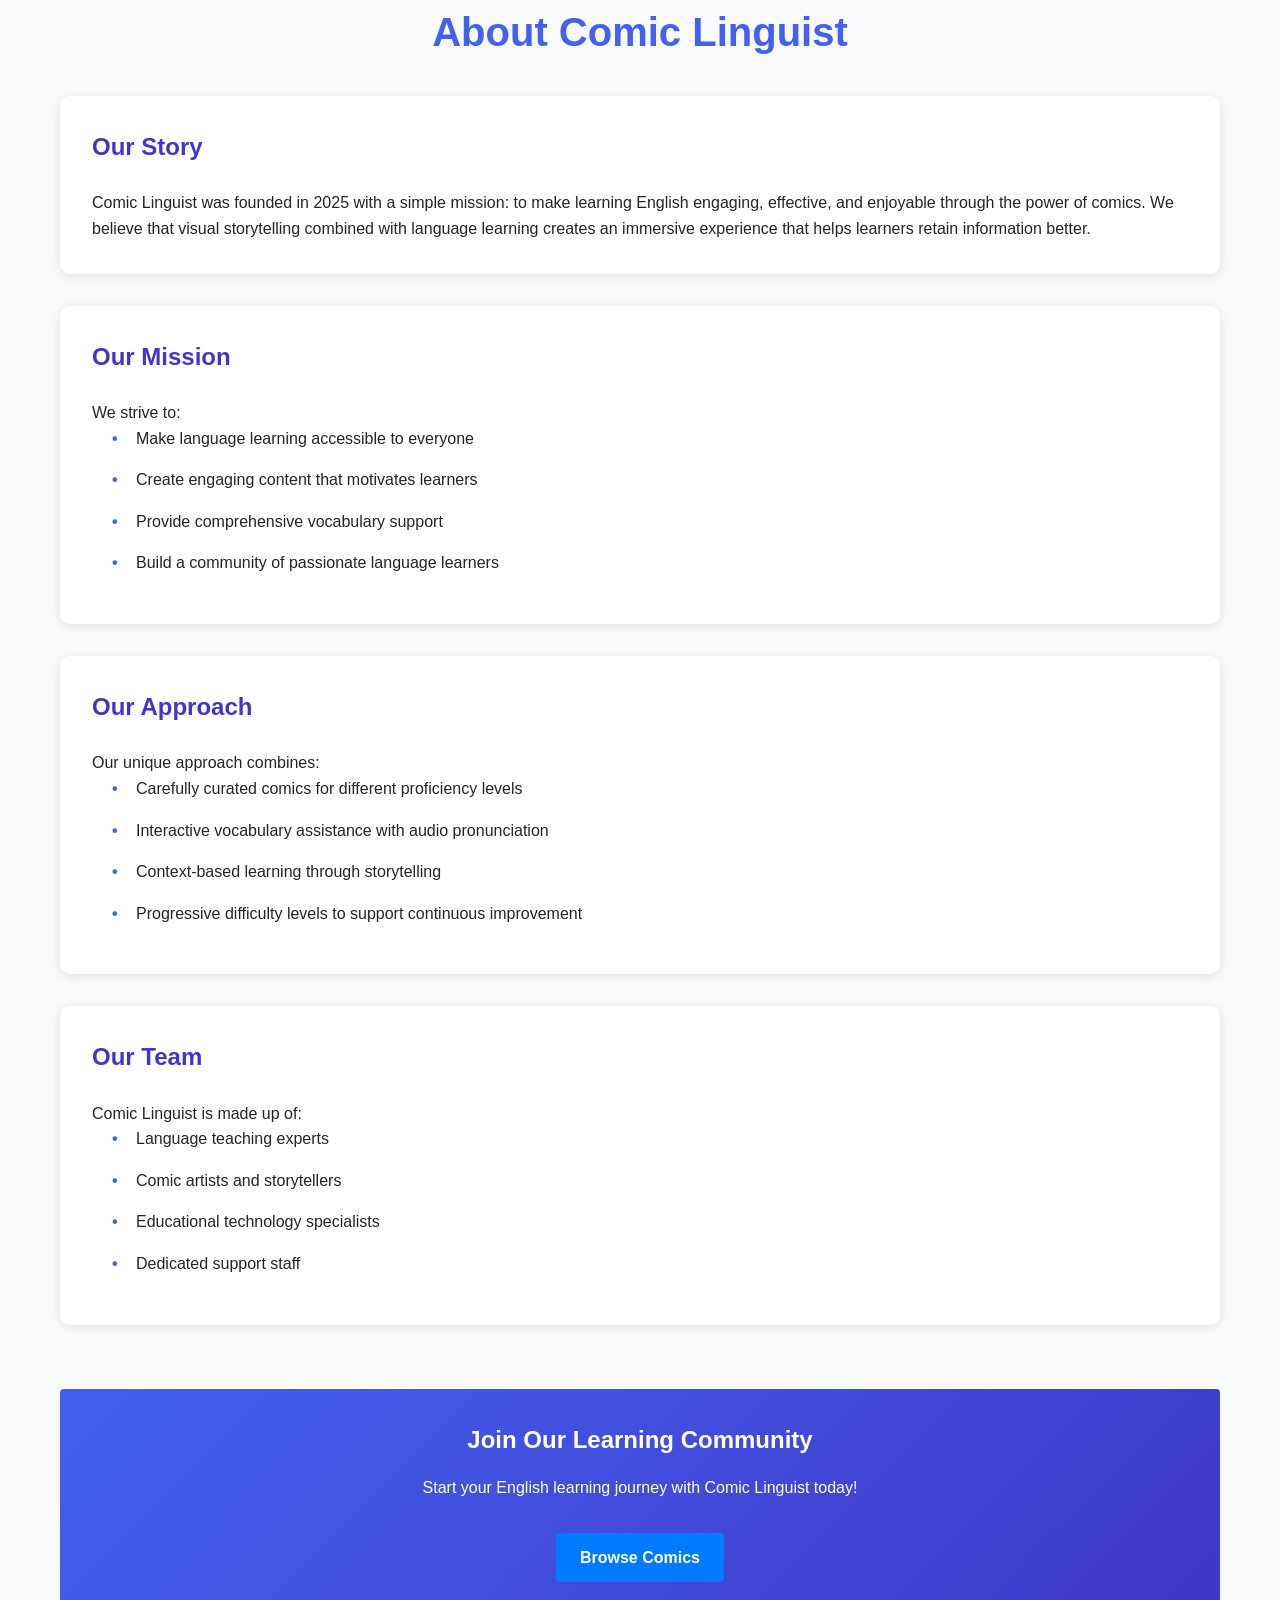
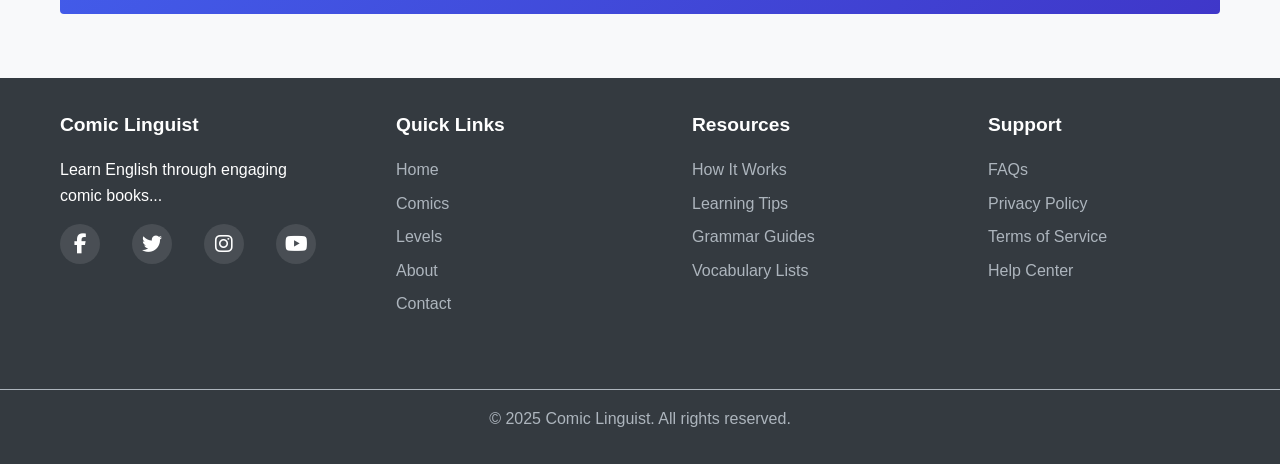
<file: pages/about.html>
<!DOCTYPE html>
<html lang="en">

<head>
    <meta charset="UTF-8">
    <meta name="viewport" content="width=device-width, initial-scale=1.0">
    <title>About Us - Comic Linguist</title>
    <link rel="stylesheet" href="https://cdnjs.cloudflare.com/ajax/libs/font-awesome/6.4.0/css/all.min.css">
    <link rel="stylesheet" href="../style.css">
    <style>
        /* Responsive Styles */
        body {
            font-family: Arial, sans-serif;
            margin: 0;
            padding: 0;
            box-sizing: border-box;
        }

        .container {
            max-width: 1200px;
            margin: 0 auto;
            padding: 0 20px;
        }

        /* Header Styles */
        header {
            background-color: #f8f9fa;
            padding: 1rem 0;
            border-bottom: 1px solid #dee2e6;
        }

        .header-container {
            display: flex;
            justify-content: space-between;
            align-items: center;
        }

        .logo {
            display: flex;
            align-items: center;
            color: #007bff;
            text-decoration: none;
            font-size: 1.5rem;
        }

        .logo i {
            margin-right: 0.5rem;
        }

        nav ul {
            list-style: none;
            padding: 0;
            margin: 0;
            display: flex;
        }

        nav ul li {
            margin-left: 1rem;
        }

        nav ul li a {
            text-decoration: none;
            color: #343a40;
            padding: 0.5rem 1rem;
            border-radius: 0.25rem;
            transition: background-color 0.3s ease;
        }

        nav ul li a:hover,
        nav ul li a.active {
            background-color: #007bff;
            color: white;
        }

        .nav-actions {
            display: flex;
            align-items: center;
        }

        .search-bar {
            display: flex;
            align-items: center;
            border: 1px solid #ced4da;
            border-radius: 0.25rem;
            padding: 0.25rem 0.5rem;
            margin-right: 1rem;
        }

        .search-bar i {
            margin-right: 0.5rem;
            color: #6c757d;
        }

        .search-bar input {
            border: none;
            outline: none;
            font-size: 1rem;
        }

        .theme-toggle {
            background: none;
            border: none;
            color: #343a40;
            font-size: 1.25rem;
            cursor: pointer;
        }

        /* Mobile Menu */
        .mobile-menu-btn {
            background: none;
            border: none;
            color: #343a40;
            font-size: 1.5rem;
            cursor: pointer;
            display: none;
        }

        /* Main Content Styles */
        main {
            padding: 2rem 0;
        }

        .page-content {
            margin-bottom: 2rem;
        }

        .feature-section {
            margin-bottom: 2rem;
        }

        .feature-content {
            display: flex;
            gap: 1rem;
        }

        .feature-text {
            flex: 1;
        }

        .feature-text ul {
            padding-left: 20px;
        }

        .cta-section {
            text-align: center;
            padding: 2rem;
            background-color: #f8f9fa;
            border-radius: 0.25rem;
        }

        .btn {
            display: inline-block;
            padding: 0.75rem 1.5rem;
            text-decoration: none;
            border-radius: 0.25rem;
            transition: background-color 0.3s ease;
        }

        .btn-primary {
            background-color: #007bff;
            color: white;
        }

        .btn-primary:hover {
            background-color: #0056b3;
        }

        /* Footer Styles */
        footer {
            background-color: #343a40;
            color: white;
            padding: 2rem 0;
        }

        .footer-container {
            display: flex;
            flex-wrap: wrap;
            justify-content: space-between;
        }

        .footer-col {
            flex: 1;
            margin-right: 2rem;
            margin-bottom: 2rem;
        }

        .footer-col:last-child {
            margin-right: 0;
        }

        .footer-col h3 {
            margin-bottom: 1rem;
        }

        .footer-col ul {
            list-style: none;
            padding: 0;
            margin: 0;
        }

        .footer-col ul li {
            margin-bottom: 0.5rem;
        }

        .footer-col ul li a {
            color: #adb5bd;
            text-decoration: none;
            transition: color 0.3s ease;
        }

        .footer-col ul li a:hover {
            color: white;
        }

        .social-links a {
            color: white;
            margin-right: 1rem;
            font-size: 1.25rem;
        }

        .copyright {
            text-align: center;
            padding-top: 1rem;
            border-top: 1px solid #adb5bd;
        }

        /* Media Queries */
        @media (max-width: 768px) {
            .header-container {
                flex-direction: column;
                align-items: flex-start;
            }

            nav ul {
                margin-top: 1rem;
                flex-direction: column;
            }

            nav ul li {
                margin-left: 0;
                margin-bottom: 0.5rem;
            }

            .nav-actions {
                margin-top: 1rem;
            }

            .mobile-menu-btn {
                display: block;
            }

            .feature-content {
                flex-direction: column;
            }

            .footer-container {
                flex-direction: column;
            }

            .footer-col {
                margin-right: 0;
            }
        }
    </style>
</head>

<body>


    <main class="container page-content">
        <h1>About Comic Linguist</h1>

        <section class="feature-section">
            <h2>Our Story</h2>
            <div class="feature-content">
                <div class="feature-text">
                    <p>Comic Linguist was founded in 2025 with a simple mission: to make learning English engaging,
                        effective, and enjoyable through the power of comics. We believe that visual storytelling
                        combined with language learning creates an immersive experience that helps learners retain
                        information better.</p>
                </div>
            </div>
        </section>

        <section class="feature-section">
            <h2>Our Mission</h2>
            <div class="feature-content">
                <div class="feature-text">
                    <p>We strive to:</p>
                    <ul>
                        <li>Make language learning accessible to everyone</li>
                        <li>Create engaging content that motivates learners</li>
                        <li>Provide comprehensive vocabulary support</li>
                        <li>Build a community of passionate language learners</li>
                    </ul>
                </div>
            </div>
        </section>

        <section class="feature-section">
            <h2>Our Approach</h2>
            <div class="feature-content">
                <div class="feature-text">
                    <p>Our unique approach combines:</p>
                    <ul>
                        <li>Carefully curated comics for different proficiency levels</li>
                        <li>Interactive vocabulary assistance with audio pronunciation</li>
                        <li>Context-based learning through storytelling</li>
                        <li>Progressive difficulty levels to support continuous improvement</li>
                    </ul>
                </div>
            </div>
        </section>

        <section class="feature-section">
            <h2>Our Team</h2>
            <div class="feature-content">
                <div class="feature-text">
                    <p>Comic Linguist is made up of:</p>
                    <ul>
                        <li>Language teaching experts</li>
                        <li>Comic artists and storytellers</li>
                        <li>Educational technology specialists</li>
                        <li>Dedicated support staff</li>
                    </ul>
                </div>
            </div>
        </section>

        <div class="cta-section">
            <h2>Join Our Learning Community</h2>
            <p>Start your English learning journey with Comic Linguist today!</p>
            <a href="../index.html#comics" class="btn btn-primary">Browse Comics</a>
        </div>
    </main>

    <footer>
        <div class="container footer-container">
            <div class="footer-col">
                <h3>Comic Linguist</h3>
                <p>Learn English through engaging comic books...</p>
                <div class="social-links">
                    <a href="#" aria-label="Facebook"><i class="fab fa-facebook-f"></i></a>
                    <a href="#" aria-label="Twitter"><i class="fab fa-twitter"></i></a>
                    <a href="#" aria-label="Instagram"><i class="fab fa-instagram"></i></a>
                    <a href="#" aria-label="YouTube"><i class="fab fa-youtube"></i></a>
                </div>
            </div>
            <div class="footer-col">
                <h3>Quick Links</h3>
                <ul>
                    <li><a href="../index.html">Home</a></li>
                    <li><a href="../index.html#comics">Comics</a></li>
                    <li><a href="levels.html">Levels</a></li>
                    <li><a href="about.html">About</a></li>
                    <li><a href="contact.html">Contact</a></li>
                </ul>
            </div>
            <div class="footer-col">
                <h3>Resources</h3>
                <ul>
                    <li><a href="how-it-works.html">How It Works</a></li>
                    <li><a href="learning-tips.html">Learning Tips</a></li>
                    <li><a href="grammar-guides.html">Grammar Guides</a></li>
                    <li><a href="vocabulary-lists.html">Vocabulary Lists</a></li>
                </ul>
            </div>
            <div class="footer-col">
                <h3>Support</h3>
                <ul>
                    <li><a href="faq.html">FAQs</a></li>
                    <li><a href="privacy-policy.html">Privacy Policy</a></li>
                    <li><a href="terms-of-service.html">Terms of Service</a></li>
                    <li><a href="help-center.html">Help Center</a></li>
                </ul>
            </div>
        </div>
        <div class="copyright">
            <p>© <span id="copyright-year">2025</span> Comic Linguist. All rights reserved.</p>
        </div>
    </footer>

    <script src="../script.js"></script>
</body>

</html>
</file>
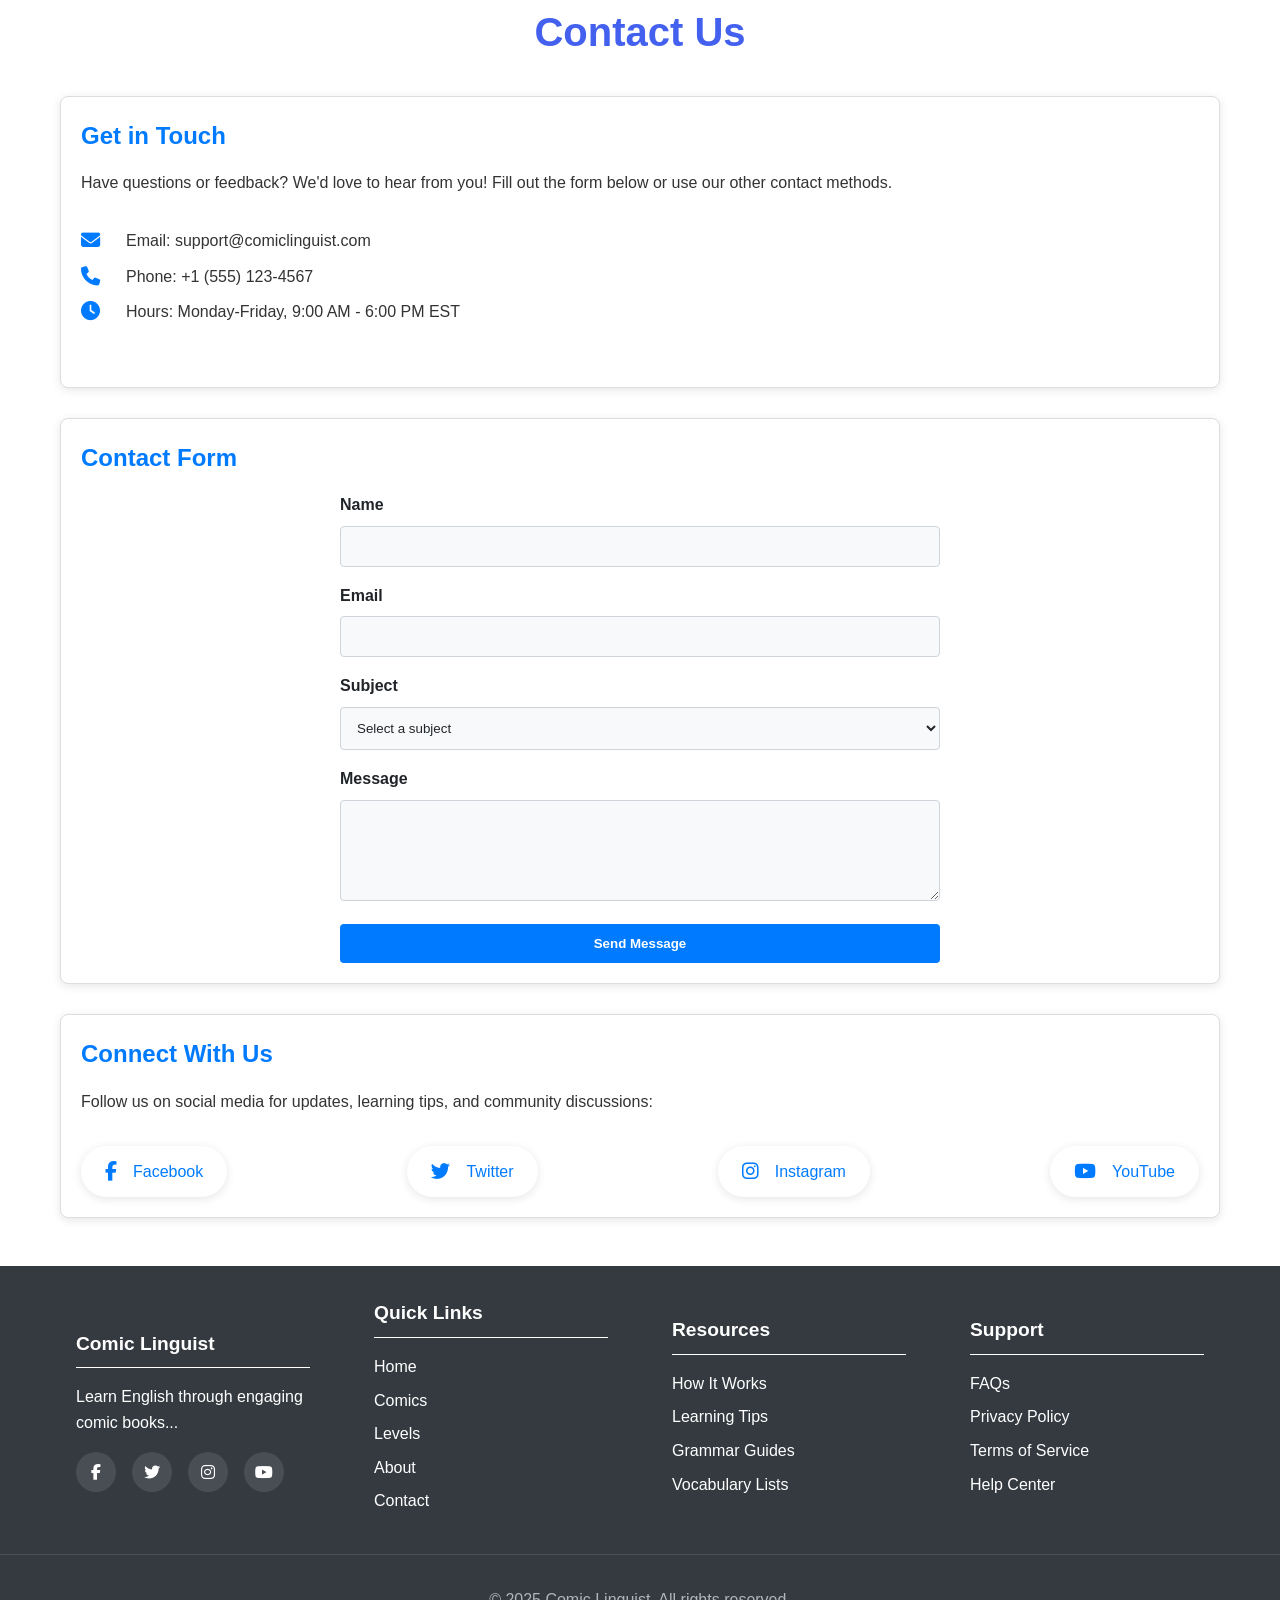
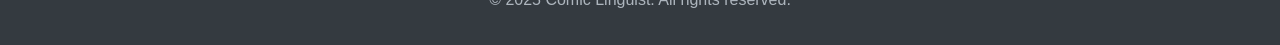
<file: pages/contact.html>
<!DOCTYPE html>
<html lang="en">

<head>
    <meta charset="UTF-8">
    <meta name="viewport" content="width=device-width, initial-scale=1.0">
    <title>Contact Us - Comic Linguist</title>
    <link rel="stylesheet" href="https://cdnjs.cloudflare.com/ajax/libs/font-awesome/6.4.0/css/all.min.css">
    <link rel="stylesheet" href="../style.css">
    <style>
        /* Responsive Styles */
        .container {
            max-width: 1200px;
            margin: 0 auto;
            padding: 0 20px;
        }

        /* Flexbox Styles */
        .header-container,
        .footer-container,
        .feature-content,
        .social-links-large,
        .contact-info {
            display: flex;
            flex-wrap: wrap;
            justify-content: space-between;
            align-items: center;
        }

        /* Navigation Bar Styles */
        header {
            background-color: #f8f9fa;
            padding: 1rem 0;
            box-shadow: 0 2px 4px rgba(0, 0, 0, 0.1);
        }

        .header-container {
            display: flex;
            justify-content: space-between;
            align-items: center;
        }

        .logo {
            font-size: 1.5rem;
            color: #007bff;
            text-decoration: none;
        }

        nav ul {
            list-style: none;
            padding: 0;
            margin: 0;
            display: flex;
        }

        nav li {
            margin-left: 1rem;
        }

        nav a {
            text-decoration: none;
            color: #333;
            transition: color 0.3s ease;
        }

        nav a:hover,
        nav a.active {
            color: #007bff;
        }

        .nav-actions {
            display: flex;
            align-items: center;
        }

        .search-bar {
            display: flex;
            align-items: center;
            margin-right: 1rem;
        }

        .search-bar input {
            padding: 0.5rem;
            border: 1px solid #ccc;
            border-radius: 4px;
        }

        .theme-toggle {
            background: none;
            border: none;
            font-size: 1.2rem;
            color: #555;
            cursor: pointer;
        }

        /* Mobile Menu Styles */
        .mobile-menu-btn {
            display: none;
            background: none;
            border: none;
            font-size: 1.5rem;
            color: #333;
            cursor: pointer;
        }

        @media (max-width: 768px) {
            .mobile-menu-btn {
                display: block;
            }

            nav {
                display: none;
                position: absolute;
                top: 100%;
                left: 0;
                width: 100%;
                background-color: #f8f9fa;
                box-shadow: 0 2px 4px rgba(0, 0, 0, 0.1);
                z-index: 10;
            }

            nav ul {
                flex-direction: column;
                align-items: flex-start;
                padding: 1rem;
            }

            nav li {
                margin: 0.5rem 0;
            }

            nav.active {
                display: block;
            }
        }

        /* Contact Form Styles */
        .contact-form {
            display: flex;
            flex-direction: column;
        }

        .form-group {
            margin-bottom: 1rem;
        }

        .form-group label {
            margin-bottom: 0.5rem;
            font-weight: bold;
        }

        .form-control {
            padding: 0.75rem;
            border: 1px solid #ced4da;
            border-radius: 0.25rem;
        }

        .btn-primary {
            background-color: #007bff;
            color: white;
            padding: 0.75rem 1.5rem;
            border: none;
            border-radius: 0.25rem;
            cursor: pointer;
        }

        /* Footer Styles */
        footer {
            background-color: #343a40;
            color: white;
            padding: 2rem 0;
        }

        .footer-container {
            justify-content: space-around;
        }

        .footer-col {
            flex: 1;
            margin: 0 1rem;
        }

        .footer-col h3 {
            border-bottom: 1px solid #fff;
            padding-bottom: 0.5rem;
            margin-bottom: 1rem;
        }

        .footer-col ul {
            list-style: none;
            padding: 0;
        }

        .footer-col li {
            margin-bottom: 0.5rem;
        }

        .footer-col a {
            color: white;
            text-decoration: none;
        }

        .copyright {
            text-align: center;
            margin-top: 2rem;
        }

        /* General Styles */
        body {
            font-family: 'Arial', sans-serif;
            margin: 0;
            padding: 0;
            background-color: #fff;
            color: #333;
        }

        main {
            padding: 20px;
        }

        h1 {
            text-align: center;
            color: #007bff;
        }

        .feature-section {
            margin-bottom: 30px;
            padding: 20px;
            border: 1px solid #ddd;
            border-radius: 8px;
        }

        .feature-section h2 {
            color: #007bff;
            margin-bottom: 15px;
        }

        .feature-content {
            display: flex;
            flex-wrap: wrap;
            gap: 20px;
        }

        .feature-text {
            flex: 1;
            min-width: 300px;
        }

        .contact-info {
            flex-direction: column;
            align-items: flex-start;
        }

        .contact-item {
            display: flex;
            align-items: center;
            margin-bottom: 10px;
        }

        .contact-item i {
            margin-right: 10px;
            color: #007bff;
        }

        .social-links-large {
            gap: 15px;
        }

        .social-link {
            display: flex;
            align-items: center;
            color: #007bff;
            text-decoration: none;
            transition: color 0.3s;
        }

        .social-link i {
            margin-right: 8px;
        }

        .social-link:hover {
            color: #0056b3;
        }

        /* Media Queries for Responsiveness */
        @media (max-width: 768px) {
            .container {
                padding: 0 10px;
            }

            .header-container,
            .footer-container,
            .feature-content {
                flex-direction: column;
                align-items: center;
            }

            .footer-col {
                margin: 1rem 0;
            }

            .social-links-large {
                flex-direction: column;
            }
        }
    </style>
</head>

<body>


    <main class="container page-content">
        <h1>Contact Us</h1>

        <div class="feature-section">
            <h2>Get in Touch</h2>
            <div class="feature-content">
                <div class="feature-text">
                    <p>Have questions or feedback? We'd love to hear from you! Fill out the form below or use our
                        other contact methods.</p>

                    <div class="contact-info">
                        <div class="contact-item">
                            <i class="fas fa-envelope"></i>
                            <span>Email: support@comiclinguist.com</span>
                        </div>
                        <div class="contact-item">
                            <i class="fas fa-phone"></i>
                            <span>Phone: +1 (555) 123-4567</span>
                        </div>
                        <div class="contact-item">
                            <i class="fas fa-clock"></i>
                            <span>Hours: Monday-Friday, 9:00 AM - 6:00 PM EST</span>
                        </div>
                    </div>
                </div>
            </div>
        </div>

        <div class="feature-section">
            <h2>Contact Form</h2>
            <form class="contact-form" id="contactForm">
                <div class="form-group">
                    <label for="name">Name</label>
                    <input type="text" id="name" name="name" class="form-control" required>
                </div>

                <div class="form-group">
                    <label for="email">Email</label>
                    <input type="email" id="email" name="email" class="form-control" required>
                </div>

                <div class="form-group">
                    <label for="subject">Subject</label>
                    <select id="subject" name="subject" class="form-control" required>
                        <option value="">Select a subject</option>
                        <option value="general">General Inquiry</option>
                        <option value="support">Technical Support</option>
                        <option value="feedback">Feedback</option>
                        <option value="business">Business Proposal</option>
                    </select>
                </div>

                <div class="form-group">
                    <label for="message">Message</label>
                    <textarea id="message" name="message" class="form-control" rows="5" required></textarea>
                </div>

                <button type="submit" class="btn btn-primary">Send Message</button>
            </form>
        </div>

        <div class="feature-section">
            <h2>Connect With Us</h2>
            <div class="feature-content">
                <div class="feature-text">
                    <p>Follow us on social media for updates, learning tips, and community discussions:</p>
                    <div class="social-links-large">
                        <a href="#" class="social-link">
                            <i class="fab fa-facebook-f"></i>
                            <span>Facebook</span>
                        </a>
                        <a href="#" class="social-link">
                            <i class="fab fa-twitter"></i>
                            <span>Twitter</span>
                        </a>
                        <a href="#" class="social-link">
                            <i class="fab fa-instagram"></i>
                            <span>Instagram</span>
                        </a>
                        <a href="#" class="social-link">
                            <i class="fab fa-youtube"></i>
                            <span>YouTube</span>
                        </a>
                    </div>
                </div>
            </div>
        </div>
    </main>

    <footer>
        <div class="container footer-container">
            <div class="footer-col">
                <h3>Comic Linguist</h3>
                <p>Learn English through engaging comic books...</p>
                <div class="social-links">
                    <a href="#" aria-label="Facebook"><i class="fab fa-facebook-f"></i></a>
                    <a href="#" aria-label="Twitter"><i class="fab fa-twitter"></i></a>
                    <a href="#" aria-label="Instagram"><i class="fab fa-instagram"></i></a>
                    <a href="#" aria-label="YouTube"><i class="fab fa-youtube"></i></a>
                </div>
            </div>
            <div class="footer-col">
                <h3>Quick Links</h3>
                <ul>
                    <li><a href="../index.html">Home</a></li>
                    <li><a href="../index.html#comics">Comics</a></li>
                    <li><a href="levels.html">Levels</a></li>
                    <li><a href="about.html">About</a></li>
                    <li><a href="contact.html">Contact</a></li>
                </ul>
            </div>
            <div class="footer-col">
                <h3>Resources</h3>
                <ul>
                    <li><a href="how-it-works.html">How It Works</a></li>
                    <li><a href="learning-tips.html">Learning Tips</a></li>
                    <li><a href="grammar-guides.html">Grammar Guides</a></li>
                    <li><a href="vocabulary-lists.html">Vocabulary Lists</a></li>
                </ul>
            </div>
            <div class="footer-col">
                <h3>Support</h3>
                <ul>
                    <li><a href="faq.html">FAQs</a></li>
                    <li><a href="privacy-policy.html">Privacy Policy</a></li>
                    <li><a href="terms-of-service.html">Terms of Service</a></li>
                    <li><a href="help-center.html">Help Center</a></li>
                </ul>
            </div>
        </div>
        <div class="copyright">
            <p>© <span id="copyright-year">2025</span> Comic Linguist. All rights reserved.</p>
        </div>
    </footer>

    <script src="../script.js"></script>
    <script>
        document.querySelector('.mobile-menu-btn').addEventListener('click', function () {
            document.querySelector('nav').classList.toggle('active');
        });

        document.getElementById('contactForm').addEventListener('submit', function (event) {
            event.preventDefault();

            const name = document.getElementById('name').value;
            const email = document.getElementById('email').value;
            const subject = document.getElementById('subject').value;
            const message = document.getElementById('message').value;

            const mailtoLink = `mailto:pritombhowmik360@gmail.com?subject=${encodeURIComponent(subject)}&body=${encodeURIComponent(`Name: ${name}\nEmail: ${email}\n\n${message}`)}`;

            window.location.href = mailtoLink;
        });
    </script>
</body>

</html>
</file>
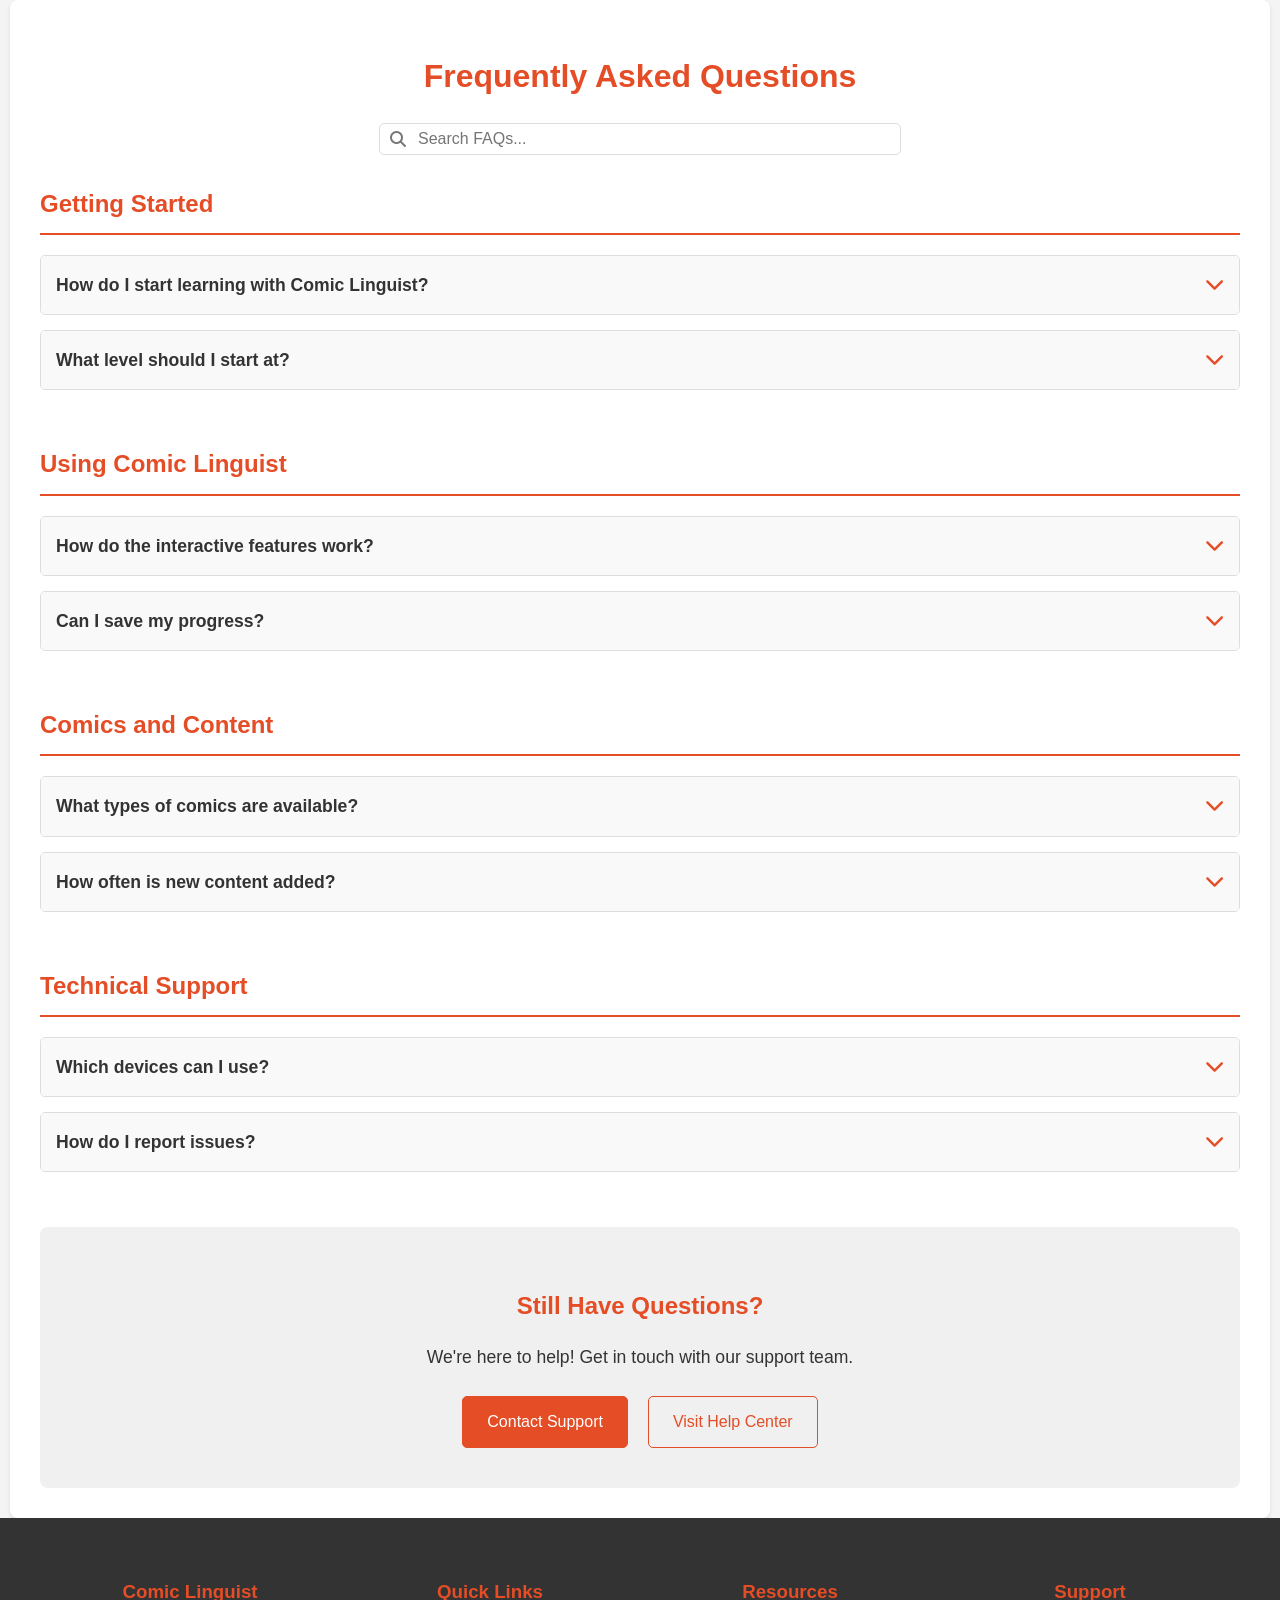
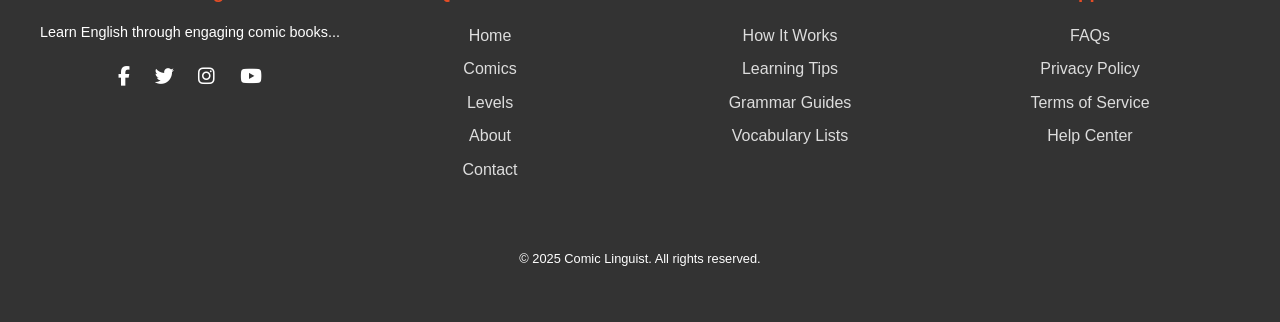
<file: pages/faq.html>
<!DOCTYPE html>
<html lang="en">
<head>
    <meta charset="UTF-8">
    <meta name="viewport" content="width=device-width, initial-scale=1.0">
    <title>FAQs - Comic Linguist</title>
    <link rel="stylesheet" href="https://cdnjs.cloudflare.com/ajax/libs/font-awesome/6.4.0/css/all.min.css">
    <style>
        /* General Styles */
        body {
            font-family: Arial, sans-serif;
            margin: 0;
            padding: 0;
            background-color: #f4f4f4;
            color: #333;
            line-height: 1.6;
        }

        .container {
            max-width: 1200px;
            margin: 0 auto;
            padding: 20px;
        }

        /* FAQ Page Content */
        .page-content {
            background-color: #fff;
            padding: 30px;
            border-radius: 8px;
            box-shadow: 0 2px 4px rgba(0, 0, 0, 0.1);
        }

        .page-content h1 {
            text-align: center;
            color: #e44d26;
            margin-bottom: 20px;
        }

        /* Search Section */
        .search-section {
            display: flex;
            justify-content: center;
            margin-bottom: 30px;
        }

        .faq-search {
            display: flex;
            align-items: center;
            border: 1px solid #ddd;
            border-radius: 5px;
            padding: 5px 10px;
            width: 70%;
            max-width: 500px;
        }

        .faq-search i {
            color: #777;
            margin-right: 10px;
        }

        .faq-search input[type="search"] {
            border: none;
            outline: none;
            flex-grow: 1;
            font-size: 1rem;
            color: #555;
        }

        /* FAQ Section */
        .faq-section {
            margin-bottom: 40px;
        }

        .faq-section h2 {
            color: #e44d26;
            border-bottom: 2px solid #e44d26;
            padding-bottom: 10px;
            margin-bottom: 20px;
        }

        .faq-list {
            display: flex;
            flex-direction: column;
        }

        .faq-item {
            border: 1px solid #ddd;
            margin-bottom: 15px;
            border-radius: 5px;
            overflow: hidden;
        }

        .faq-question {
            background-color: #f9f9f9;
            color: #333;
            padding: 15px;
            display: flex;
            justify-content: space-between;
            align-items: center;
            cursor: pointer;
            transition: background-color 0.3s ease;
        }

        .faq-question:hover {
            background-color: #eee;
        }

        .faq-question h3 {
            margin: 0;
            font-size: 1.1rem;
        }

        .toggle-answer {
            background: none;
            border: none;
            color: #e44d26;
            cursor: pointer;
            font-size: 1.2rem;
            padding: 0;
            transition: transform 0.3s ease;
        }

        .toggle-answer i {
            transform: rotate(0deg);
        }

        .toggle-answer[aria-expanded="true"] i {
            transform: rotate(180deg);
        }

        .faq-answer {
            padding: 0 15px;
            background-color: #fff;
            display: none;
        }

        .faq-answer p, .faq-answer ul, .faq-answer ol {
            margin-bottom: 15px;
        }

        .faq-answer ul, .faq-answer ol {
            padding-left: 20px;
        }

        .faq-answer ul li {
            list-style-type: disc;
        }

        .faq-answer ol li {
            list-style-type: decimal;
        }

        /* CTA Section */
        .cta-section {
            text-align: center;
            padding: 40px 20px;
            background-color: #f0f0f0;
            border-radius: 8px;
        }

        .cta-section h2 {
            color: #e44d26;
            margin-bottom: 15px;
        }

        .cta-section p {
            font-size: 1.1rem;
            margin-bottom: 25px;
        }

        .cta-buttons {
            display: flex;
            justify-content: center;
            gap: 20px;
        }

        .btn {
            display: inline-block;
            padding: 12px 24px;
            border-radius: 5px;
            text-decoration: none;
            font-size: 1rem;
            transition: background-color 0.3s ease, color 0.3s ease;
        }

        .btn-primary {
            background-color: #e44d26;
            color: #fff;
            border: 1px solid #e44d26;
        }

        .btn-primary:hover {
            background-color: #c63e1f;
            border-color: #c63e1f;
        }

        .btn-outline {
            background-color: transparent;
            border: 1px solid #e44d26;
            color: #e44d26;
        }

        .btn-outline:hover {
            background-color: #e44d26;
            color: #fff;
        }

        /* Footer Styles */
        footer {
            background-color: #333;
            color: #fff;
            padding: 40px 0;
            text-align: center;
        }

        .footer-container {
            display: flex;
            flex-wrap: wrap;
            justify-content: space-around;
            max-width: 1200px;
            margin: 0 auto;
            padding: 0 20px;
        }

        .footer-col {
            flex: 1;
            margin-bottom: 20px;
            min-width: 200px;
        }

        .footer-col h3 {
            color: #e44d26;
            margin-bottom: 15px;
        }

        .footer-col p {
            font-size: 0.9rem;
            line-height: 1.4;
        }

        .social-links {
            margin-top: 20px;
        }

        .social-links a {
            display: inline-block;
            margin: 0 10px;
            color: #fff;
            font-size: 1.2rem;
            transition: color 0.3s ease;
        }

        .social-links a:hover {
            color: #e44d26;
        }

        .footer-col ul {
            list-style: none;
            padding: 0;
        }

        .footer-col ul li {
            margin-bottom: 8px;
        }

        .footer-col ul li a {
            color: #ddd;
            text-decoration: none;
            transition: color 0.3s ease;
        }

        .footer-col ul li a:hover {
            color: #fff;
        }

        .copyright {
            margin-top: 30px;
            font-size: 0.8rem;
        }

        /* Responsive Design */
        @media (max-width: 768px) {
            .container {
                padding: 10px;
            }

            .page-content {
                padding: 20px;
            }

            .faq-search {
                width: 90%;
            }

            .cta-buttons {
                flex-direction: column;
                align-items: center;
            }

            .btn {
                width: 100%;
                text-align: center;
            }

            .footer-container {
                flex-direction: column;
                text-align: left;
            }

            .footer-col {
                min-width: 100%;
            }
        }
    </style>
</head>
<body>
    <main class="container page-content">
        <h1>Frequently Asked Questions</h1>

        <div class="search-section">
            <div class="faq-search">
                <i class="fas fa-search"></i>
                <input type="search" placeholder="Search FAQs..." aria-label="Search FAQs">
            </div>
        </div>

        <section class="faq-section">
            <h2>Getting Started</h2>
            <div class="faq-list">
                <div class="faq-item">
                    <div class="faq-question">
                        <h3>How do I start learning with Comic Linguist?</h3>
                        <button class="toggle-answer" aria-label="Toggle answer">
                            <i class="fas fa-chevron-down"></i>
                        </button>
                    </div>
                    <div class="faq-answer">
                        <p>To get started:</p>
                        <ol>
                            <li>Take our level assessment test</li>
                            <li>Choose comics that match your level</li>
                            <li>Start reading and using our interactive tools</li>
                            <li>Track your progress and practice regularly</li>
                        </ol>
                    </div>
                </div>

                <div class="faq-item">
                    <div class="faq-question">
                        <h3>What level should I start at?</h3>
                        <button class="toggle-answer" aria-label="Toggle answer">
                            <i class="fas fa-chevron-down"></i>
                        </button>
                    </div>
                    <div class="faq-answer">
                        <p>We recommend taking our quick placement test to determine your starting level. The test evaluates your:</p>
                        <ul>
                            <li>Reading comprehension</li>
                            <li>Vocabulary knowledge</li>
                            <li>Grammar understanding</li>
                            <li>Language comfort level</li>
                        </ul>
                    </div>
                </div>
            </div>
        </section>

        <section class="faq-section">
            <h2>Using Comic Linguist</h2>
            <div class="faq-list">
                <div class="faq-item">
                    <div class="faq-question">
                        <h3>How do the interactive features work?</h3>
                        <button class="toggle-answer" aria-label="Toggle answer">
                            <i class="fas fa-chevron-down"></i>
                        </button>
                    </div>
                    <div class="faq-answer">
                        <p>Our interactive features include:</p>
                        <ul>
                            <li>Click-to-translate words</li>
                            <li>Audio pronunciation</li>
                            <li>Grammar explanations</li>
                            <li>Practice exercises</li>
                            <li>Progress tracking</li>
                        </ul>
                        <p>Simply click or tap on any word or phrase to access these features.</p>
                    </div>
                </div>

                <div class="faq-item">
                    <div class="faq-question">
                        <h3>Can I save my progress?</h3>
                        <button class="toggle-answer" aria-label="Toggle answer">
                            <i class="fas fa-chevron-down"></i>
                        </button>
                    </div>
                    <div class="faq-answer">
                        <p>Yes! Comic Linguist automatically saves your:</p>
                        <ul>
                            <li>Reading progress</li>
                            <li>Vocabulary lists</li>
                            <li>Exercise results</li>
                            <li>Achievement badges</li>
                        </ul>
                        <p>Your progress syncs across all your devices when you're logged in.</p>
                    </div>
                </div>
            </div>
        </section>

        <section class="faq-section">
            <h2>Comics and Content</h2>
            <div class="faq-list">
                <div class="faq-item">
                    <div class="faq-question">
                        <h3>What types of comics are available?</h3>
                        <button class="toggle-answer" aria-label="Toggle answer">
                            <i class="fas fa-chevron-down"></i>
                        </button>
                    </div>
                    <div class="faq-answer">
                        <p>We offer a wide variety of genres:</p>
                        <ul>
                            <li>Adventure</li>
                            <li>Superhero</li>
                            <li>Slice of Life</li>
                            <li>Mystery</li>
                            <li>Fantasy</li>
                            <li>Educational</li>
                        </ul>
                        <p>All comics are carefully selected and adapted for language learners.</p>
                    </div>
                </div>

                <div class="faq-item">
                    <div class="faq-question">
                        <h3>How often is new content added?</h3>
                        <button class="toggle-answer" aria-label="Toggle answer">
                            <i class="fas fa-chevron-down"></i>
                        </button>
                    </div>
                    <div class="faq-answer">
                        <p>We regularly update our content:</p>
                        <ul>
                            <li>New comics added weekly</li>
                            <li>Monthly vocabulary updates</li>
                            <li>Regular grammar lessons</li>
                            <li>New practice exercises</li>
                        </ul>
                    </div>
                </div>
            </div>
        </section>

        <section class="faq-section">
            <h2>Technical Support</h2>
            <div class="faq-list">
                <div class="faq-item">
                    <div class="faq-question">
                        <h3>Which devices can I use?</h3>
                        <button class="toggle-answer" aria-label="Toggle answer">
                            <i class="fas fa-chevron-down"></i>
                        </button>
                    </div>
                    <div class="faq-answer">
                        <p>Comic Linguist works on:</p>
                        <ul>
                            <li>Desktop computers</li>
                            <li>Laptops</li>
                            <li>Tablets</li>
                            <li>Smartphones</li>
                        </ul>
                        <p>Our responsive design ensures a great experience on any device.</p>
                    </div>
                </div>

                <div class="faq-item">
                    <div class="faq-question">
                        <h3>How do I report issues?</h3>
                        <button class="toggle-answer" aria-label="Toggle answer">
                            <i class="fas fa-chevron-down"></i>
                        </button>
                    </div>
                    <div class="faq-answer">
                        <p>To report issues:</p>
                        <ol>
                            <li>Visit our Help Center</li>
                            <li>Use the contact form</li>
                            <li>Email support@comiclinguist.com</li>
                            <li>Use in-app reporting tools</li>
                        </ol>
                        <p>Our support team typically responds within 24 hours.</p>
                    </div>
                </div>
            </div>
        </section>

        <div class="cta-section">
            <h2>Still Have Questions?</h2>
            <p>We're here to help! Get in touch with our support team.</p>
            <div class="cta-buttons">
                <a href="contact.html" class="btn btn-primary">Contact Support</a>
                <a href="help-center.html" class="btn btn-outline">Visit Help Center</a>
            </div>
        </div>
    </main>

    <footer>
        <div class="container footer-container">
            <div class="footer-col">
                <h3>Comic Linguist</h3>
                <p>Learn English through engaging comic books...</p>
                <div class="social-links">
                    <a href="#" aria-label="Facebook"><i class="fab fa-facebook-f"></i></a>
                    <a href="#" aria-label="Twitter"><i class="fab fa-twitter"></i></a>
                    <a href="#" aria-label="Instagram"><i class="fab fa-instagram"></i></a>
                    <a href="#" aria-label="YouTube"><i class="fab fa-youtube"></i></a>
                </div>
            </div>
            <div class="footer-col">
                <h3>Quick Links</h3>
                <ul>
                    <li><a href="../index.html">Home</a></li>
                    <li><a href="../index.html#comics">Comics</a></li>
                    <li><a href="levels.html">Levels</a></li>
                    <li><a href="about.html">About</a></li>
                    <li><a href="contact.html">Contact</a></li>
                </ul>
            </div>
            <div class="footer-col">
                <h3>Resources</h3>
                <ul>
                    <li><a href="how-it-works.html">How It Works</a></li>
                    <li><a href="learning-tips.html">Learning Tips</a></li>
                    <li><a href="grammar-guides.html">Grammar Guides</a></li>
                    <li><a href="vocabulary-lists.html">Vocabulary Lists</a></li>
                </ul>
            </div>
            <div class="footer-col">
                <h3>Support</h3>
                <ul>
                    <li><a href="faq.html">FAQs</a></li>
                    <li><a href="privacy-policy.html">Privacy Policy</a></li>
                    <li><a href="terms-of-service.html">Terms of Service</a></li>
                    <li><a href="help-center.html">Help Center</a></li>
                </ul>
            </div>
        </div>
        <div class="copyright">
            <p>© <span id="copyright-year">2025</span> Comic Linguist. All rights reserved.</p>
        </div>
    </footer>

    <script>
        document.addEventListener('DOMContentLoaded', function() {
            const faqItems = document.querySelectorAll('.faq-item');

            faqItems.forEach(item => {
                const question = item.querySelector('.faq-question');
                const answer = item.querySelector('.faq-answer');
                const toggleButton = item.querySelector('.toggle-answer');

                question.addEventListener('click', () => {
                    const expanded = toggleButton.getAttribute('aria-expanded') === 'true' || false;
                    toggleButton.setAttribute('aria-expanded', !expanded);
                    answer.style.display = expanded ? 'none' : 'block';
                });
            });
        });
    </script>
</body>
</html>
</file>
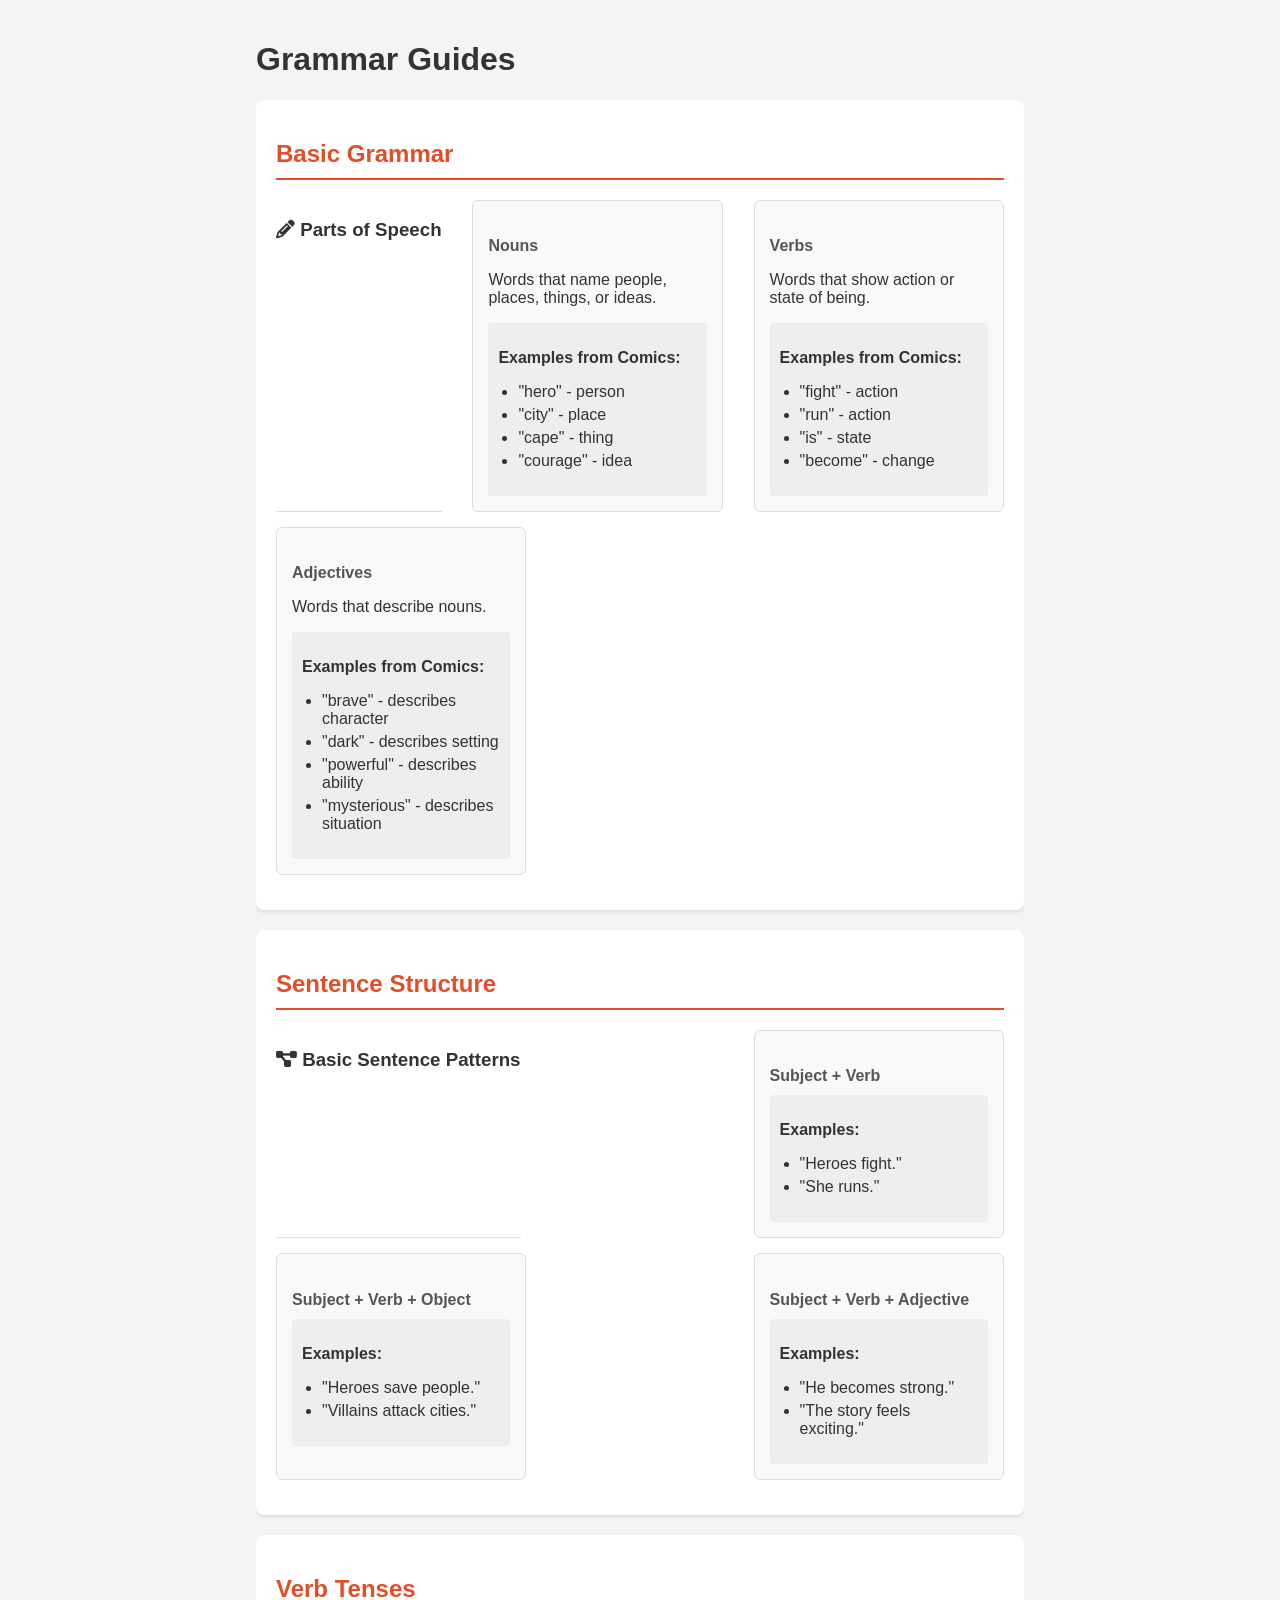
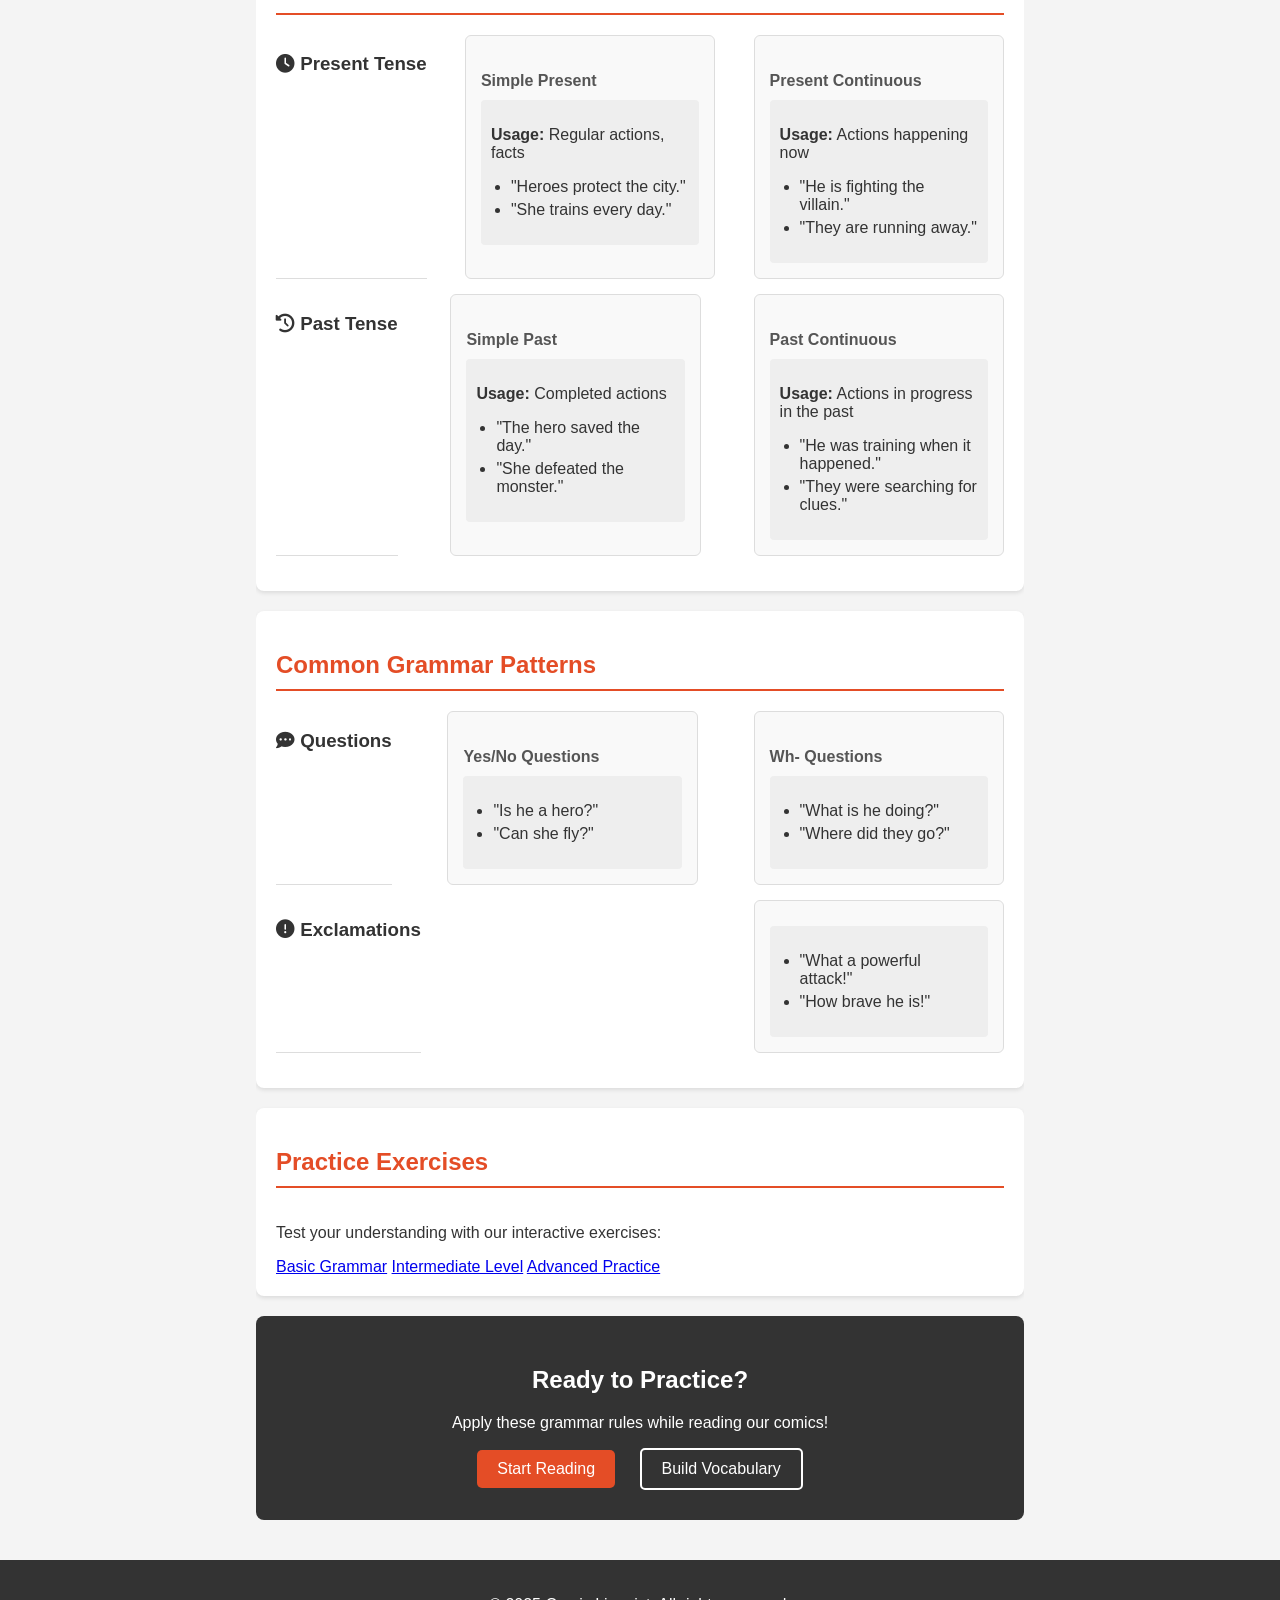
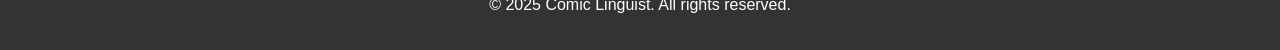
<file: pages/grammar-guides.html>
<!DOCTYPE html>
<html lang="en">
<head>
    <meta charset="UTF-8">
    <meta name="viewport" content="width=device-width, initial-scale=1.0">
    <title>Grammar Guides - Comic Linguist</title>
    <link rel="stylesheet" href="https://cdnjs.cloudflare.com/ajax/libs/font-awesome/6.4.0/css/all.min.css">
    <style>
        body {
            font-family: Arial, sans-serif;
            margin: 0;
            padding: 0;
            background-color: #f4f4f4;
            color: #333;
        }

        .container {
            width: 80%;
            margin: auto;
            overflow: hidden;
            padding: 0 20px;
        }

        .page-content {
            padding: 20px 0;
        }

        .feature-section {
            background-color: #fff;
            padding: 20px;
            margin-bottom: 20px;
            border-radius: 8px;
            box-shadow: 0 2px 4px rgba(0, 0, 0, 0.1);
        }

        .feature-section h2 {
            color: #e44d26;
            border-bottom: 2px solid #e44d26;
            padding-bottom: 10px;
            margin-bottom: 20px;
        }

        .grammar-category h3 {
            color: #333;
            border-bottom: 1px solid #ddd;
            padding-bottom: 5px;
            margin-bottom: 15px;
        }

        .grammar-box {
            margin-bottom: 20px;
            padding: 15px;
            border: 1px solid #ddd;
            border-radius: 6px;
            background-color: #f9f9f9;
        }

        .grammar-box h4 {
            color: #555;
            margin-bottom: 10px;
        }

        .example-box {
            margin-top: 10px;
            padding: 10px;
            background-color: #eee;
            border-radius: 4px;
        }

        .example-box ul {
            padding-left: 20px;
        }

        .example-box li {
            margin-bottom: 5px;
        }

        .cta-section {
            background-color: #333;
            color: #fff;
            padding: 30px 0;
            text-align: center;
            border-radius: 8px;
            margin-bottom: 20px;
        }

        .cta-section h2 {
            margin-bottom: 20px;
        }

        .cta-buttons a {
            display: inline-block;
            padding: 10px 20px;
            margin: 0 10px;
            border-radius: 5px;
            text-decoration: none;
            color: #fff;
            background-color: #e44d26;
        }

        .cta-buttons a.btn-outline {
            background-color: transparent;
            border: 2px solid #fff;
            color: #fff;
        }

        footer {
            background-color: #333;
            color: #fff;
            text-align: center;
            padding: 20px 0;
        }

        /* Flexbox for responsiveness */
        .feature-content, .grammar-category {
            display: flex;
            flex-direction: column;
        }

        /* Media queries for responsiveness */
        @media (min-width: 768px) {
            .container {
                width: 70%;
            }

            .feature-content {
                flex-direction: row;
            }

            .feature-text {
                width: 100%;
            }

            .grammar-category {
                flex-direction: row;
                flex-wrap: wrap;
                justify-content: space-between;
            }

            .grammar-box {
                width: 48%; /* Adjust for two boxes per row */
                margin-bottom: 15px;
            }
        }

        @media (min-width: 992px) {
            .container {
                width: 60%;
            }

            .grammar-box {
                width: 30%; /* Adjust for three boxes per row */
            }
        }
    </style>
</head>
<body>
    <main class="container page-content">
        <h1>Grammar Guides</h1>

        <section class="feature-section">
            <h2>Basic Grammar</h2>
            <div class="feature-content">
                <div class="feature-text">
                    <div class="grammar-category">
                        <h3><i class="fas fa-pencil-alt"></i> Parts of Speech</h3>
                        <div class="grammar-box">
                            <h4>Nouns</h4>
                            <p>Words that name people, places, things, or ideas.</p>
                            <div class="example-box">
                                <p><strong>Examples from Comics:</strong></p>
                                <ul>
                                    <li>"hero" - person</li>
                                    <li>"city" - place</li>
                                    <li>"cape" - thing</li>
                                    <li>"courage" - idea</li>
                                </ul>
                            </div>
                        </div>

                        <div class="grammar-box">
                            <h4>Verbs</h4>
                            <p>Words that show action or state of being.</p>
                            <div class="example-box">
                                <p><strong>Examples from Comics:</strong></p>
                                <ul>
                                    <li>"fight" - action</li>
                                    <li>"run" - action</li>
                                    <li>"is" - state</li>
                                    <li>"become" - change</li>
                                </ul>
                            </div>
                        </div>

                        <div class="grammar-box">
                            <h4>Adjectives</h4>
                            <p>Words that describe nouns.</p>
                            <div class="example-box">
                                <p><strong>Examples from Comics:</strong></p>
                                <ul>
                                    <li>"brave" - describes character</li>
                                    <li>"dark" - describes setting</li>
                                    <li>"powerful" - describes ability</li>
                                    <li>"mysterious" - describes situation</li>
                                </ul>
                            </div>
                        </div>
                    </div>
                </div>
            </div>
        </section>

        <section class="feature-section">
            <h2>Sentence Structure</h2>
            <div class="feature-content">
                <div class="feature-text">
                    <div class="grammar-category">
                        <h3><i class="fas fa-project-diagram"></i> Basic Sentence Patterns</h3>
                        <div class="grammar-box">
                            <h4>Subject + Verb</h4>
                            <div class="example-box">
                                <p><strong>Examples:</strong></p>
                                <ul>
                                    <li>"Heroes fight."</li>
                                    <li>"She runs."</li>
                                </ul>
                            </div>
                        </div>

                        <div class="grammar-box">
                            <h4>Subject + Verb + Object</h4>
                            <div class="example-box">
                                <p><strong>Examples:</strong></p>
                                <ul>
                                    <li>"Heroes save people."</li>
                                    <li>"Villains attack cities."</li>
                                </ul>
                            </div>
                        </div>

                        <div class="grammar-box">
                            <h4>Subject + Verb + Adjective</h4>
                            <div class="example-box">
                                <p><strong>Examples:</strong></p>
                                <ul>
                                    <li>"He becomes strong."</li>
                                    <li>"The story feels exciting."</li>
                                </ul>
                            </div>
                        </div>
                    </div>
                </div>
            </div>
        </section>

        <section class="feature-section">
            <h2>Verb Tenses</h2>
            <div class="feature-content">
                <div class="feature-text">
                    <div class="grammar-category">
                        <h3><i class="fas fa-clock"></i> Present Tense</h3>
                        <div class="grammar-box">
                            <h4>Simple Present</h4>
                            <div class="example-box">
                                <p><strong>Usage:</strong> Regular actions, facts</p>
                                <ul>
                                    <li>"Heroes protect the city."</li>
                                    <li>"She trains every day."</li>
                                </ul>
                            </div>
                        </div>

                        <div class="grammar-box">
                            <h4>Present Continuous</h4>
                            <div class="example-box">
                                <p><strong>Usage:</strong> Actions happening now</p>
                                <ul>
                                    <li>"He is fighting the villain."</li>
                                    <li>"They are running away."</li>
                                </ul>
                            </div>
                        </div>
                    </div>

                    <div class="grammar-category">
                        <h3><i class="fas fa-history"></i> Past Tense</h3>
                        <div class="grammar-box">
                            <h4>Simple Past</h4>
                            <div class="example-box">
                                <p><strong>Usage:</strong> Completed actions</p>
                                <ul>
                                    <li>"The hero saved the day."</li>
                                    <li>"She defeated the monster."</li>
                                </ul>
                            </div>
                        </div>

                        <div class="grammar-box">
                            <h4>Past Continuous</h4>
                            <div class="example-box">
                                <p><strong>Usage:</strong> Actions in progress in the past</p>
                                <ul>
                                    <li>"He was training when it happened."</li>
                                    <li>"They were searching for clues."</li>
                                </ul>
                            </div>
                        </div>
                    </div>
                </div>
            </div>
        </section>

        <section class="feature-section">
            <h2>Common Grammar Patterns</h2>
            <div class="feature-content">
                <div class="feature-text">
                    <div class="grammar-category">
                        <h3><i class="fas fa-comment-dots"></i> Questions</h3>
                        <div class="grammar-box">
                            <h4>Yes/No Questions</h4>
                            <div class="example-box">
                                <ul>
                                    <li>"Is he a hero?"</li>
                                    <li>"Can she fly?"</li>
                                </ul>
                            </div>
                        </div>

                        <div class="grammar-box">
                            <h4>Wh- Questions</h4>
                            <div class="example-box">
                                <ul>
                                    <li>"What is he doing?"</li>
                                    <li>"Where did they go?"</li>
                                </ul>
                            </div>
                        </div>
                    </div>

                    <div class="grammar-category">
                        <h3><i class="fas fa-exclamation-circle"></i> Exclamations</h3>
                        <div class="grammar-box">
                            <div class="example-box">
                                <ul>
                                    <li>"What a powerful attack!"</li>
                                    <li>"How brave he is!"</li>
                                </ul>
                            </div>
                        </div>
                    </div>
                </div>
            </div>
        </section>

        <section class="feature-section">
            <h2>Practice Exercises</h2>
            <div class="feature-content">
                <div class="feature-text">
                    <p>Test your understanding with our interactive exercises:</p>
                    <div class="exercise-links">
                        <a href="#basic" class="btn btn-outline">Basic Grammar</a>
                        <a href="#intermediate" class="btn btn-outline">Intermediate Level</a>
                        <a href="#advanced" class="btn btn-outline">Advanced Practice</a>
                    </div>
                </div>
            </div>
        </section>

        <div class="cta-section">
            <h2>Ready to Practice?</h2>
            <p>Apply these grammar rules while reading our comics!</p>
            <div class="cta-buttons">
                <a href="../index.html#comics" class="btn btn-primary">Start Reading</a>
                <a href="vocabulary-lists.html" class="btn btn-outline">Build Vocabulary</a>
            </div>
        </div>
    </main>

    <footer>
        <div class="container footer-container">
            <p>© <span id="copyright-year">2025</span> Comic Linguist. All rights reserved.</p>
        </div>
    </footer>
</body>
</html>
</file>
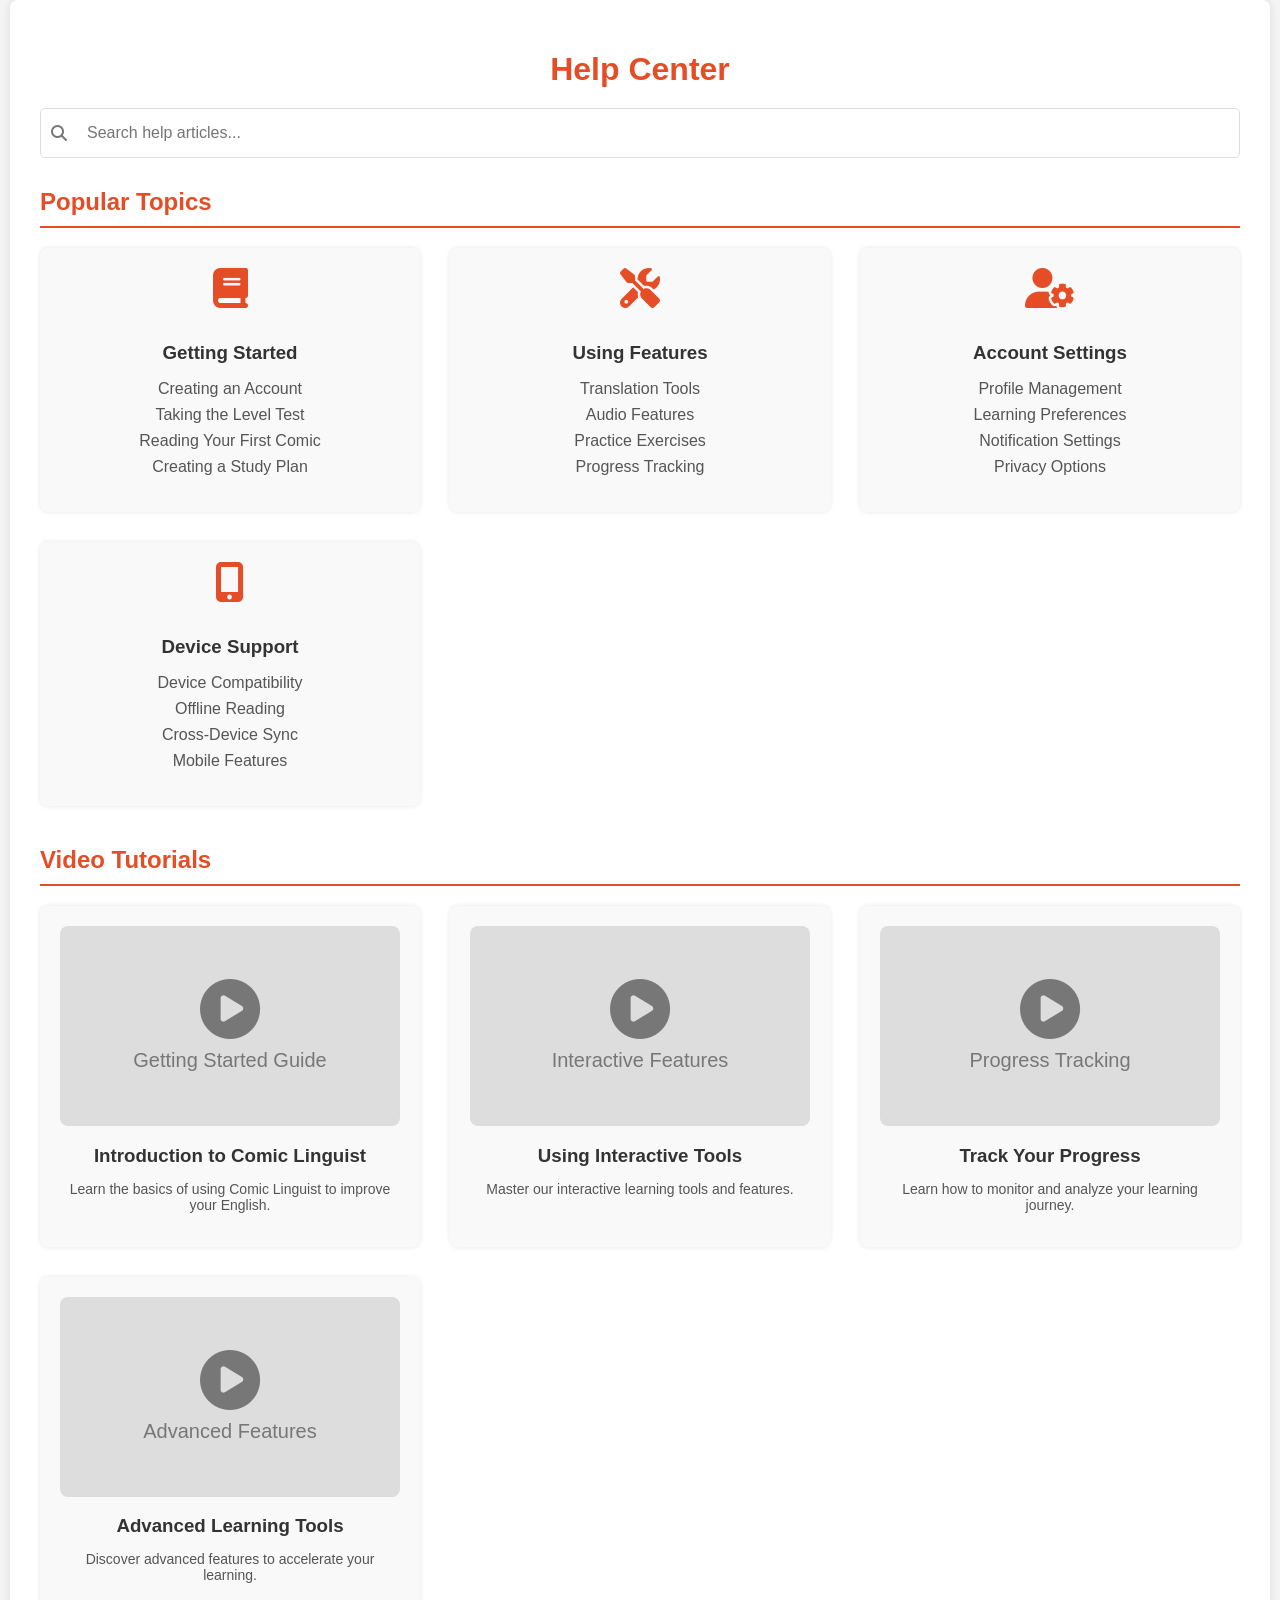
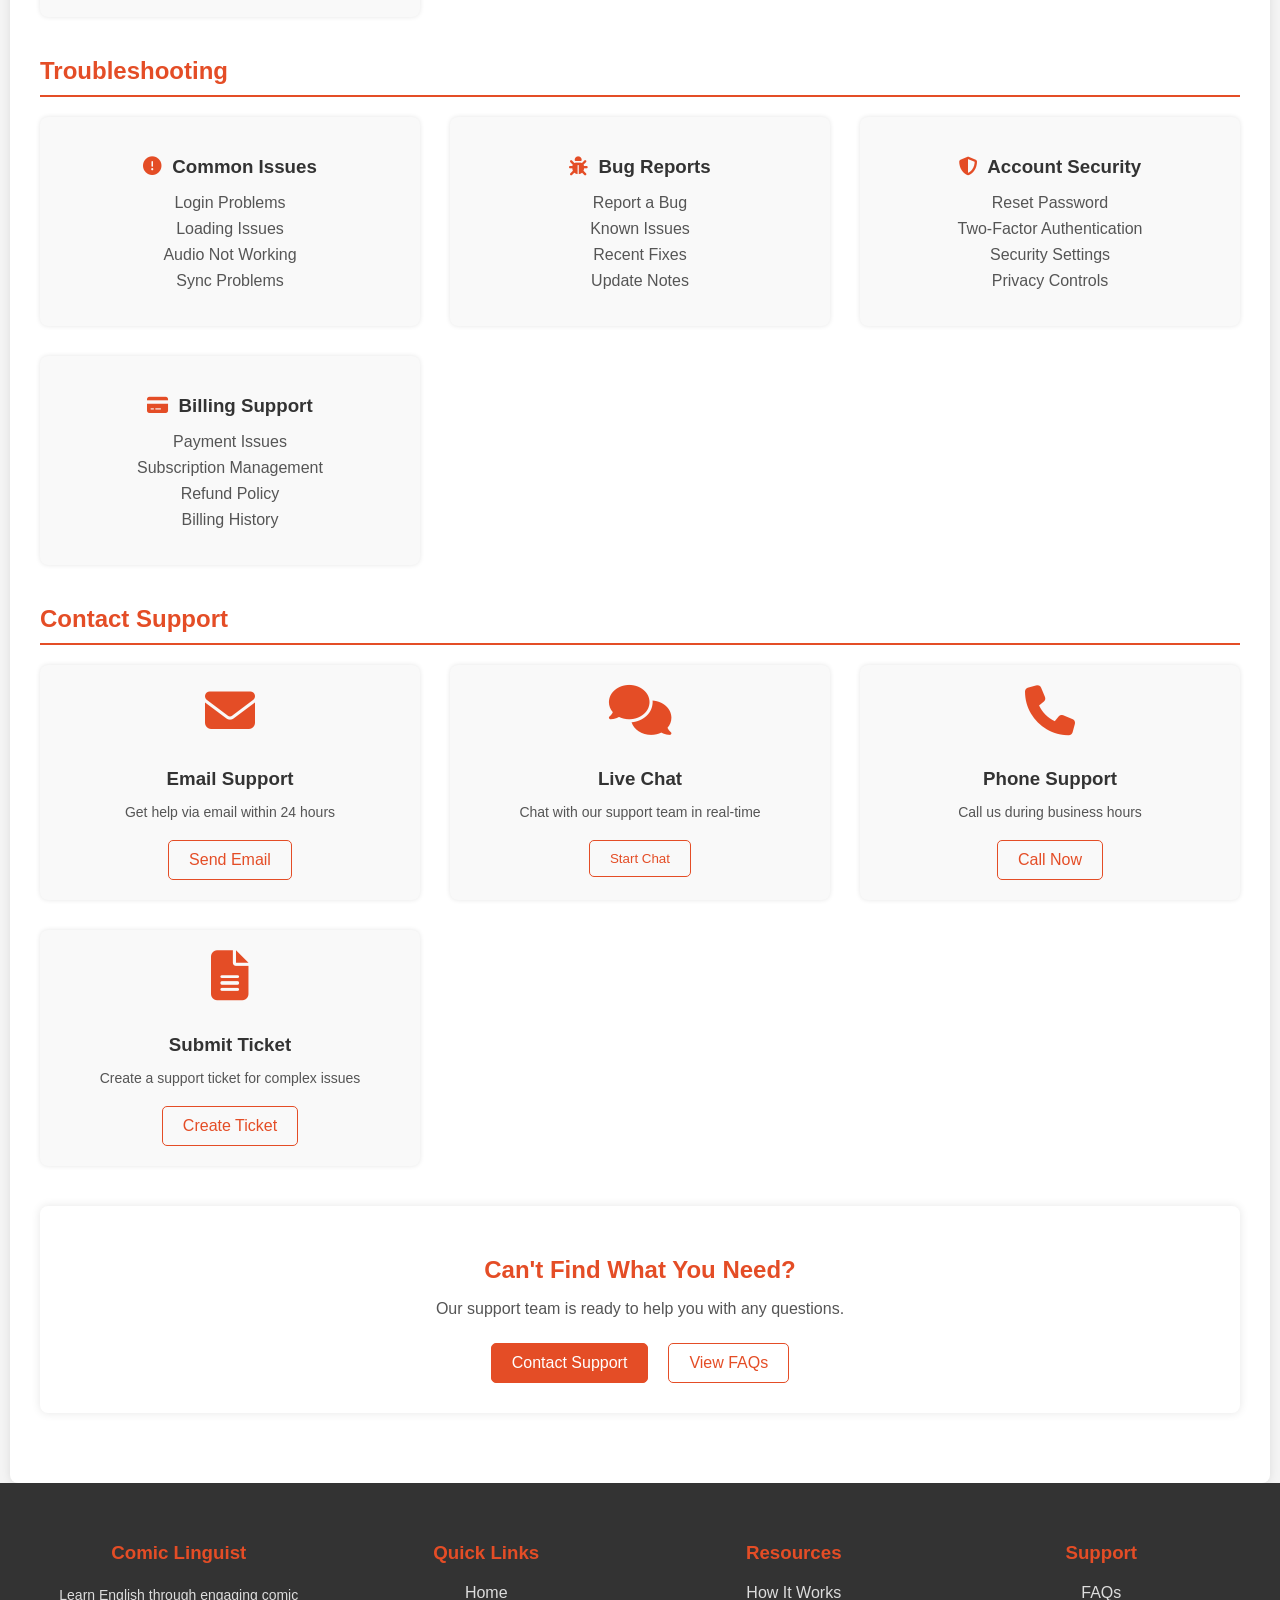
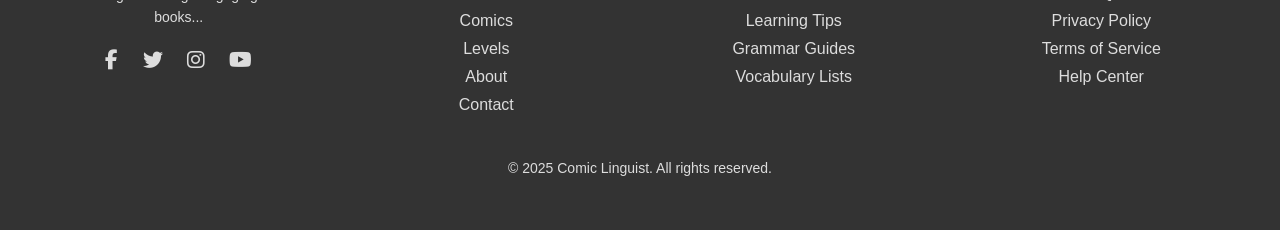
<file: pages/help-center.html>
<!DOCTYPE html>
<html lang="en">

<head>
    <meta charset="UTF-8">
    <meta name="viewport" content="width=device-width, initial-scale=1.0">
    <title>Help Center - Comic Linguist</title>
    <link rel="stylesheet" href="https://cdnjs.cloudflare.com/ajax/libs/font-awesome/6.4.0/css/all.min.css">
    <style>
        body {
            font-family: Arial, sans-serif;
            margin: 0;
            padding: 0;
            background-color: #f4f4f4;
            color: #333;
        }

        .container {
            max-width: 1200px;
            margin: 0 auto;
            padding: 20px;
        }

        /* Help Center Specific Styles */
        .page-content {
            background-color: #fff;
            padding: 30px;
            border-radius: 8px;
            box-shadow: 0 0 10px rgba(0, 0, 0, 0.1);
        }

        .page-content h1 {
            color: #e44d26;
            /* A vibrant color for emphasis */
            margin-bottom: 20px;
            text-align: center;
        }

        .search-section {
            margin-bottom: 30px;
        }

        .help-search {
            display: flex;
            align-items: center;
            border: 1px solid #ddd;
            border-radius: 5px;
            padding: 5px 10px;
        }

        .help-search i {
            margin-right: 10px;
            color: #777;
        }

        .help-search input {
            border: none;
            outline: none;
            padding: 10px;
            font-size: 16px;
            width: 100%;
        }

        .help-section {
            margin-bottom: 40px;
        }

        .help-section h2 {
            color: #e44d26;
            /* Consistent color for headings */
            border-bottom: 2px solid #e44d26;
            /* Underline with the same color */
            padding-bottom: 10px;
            margin-bottom: 20px;
        }

        .help-grid,
        .tutorial-grid,
        .troubleshoot-grid,
        .support-options {
            display: grid;
            grid-template-columns: repeat(auto-fit, minmax(300px, 1fr));
            gap: 30px;
        }

        .help-card,
        .tutorial-card,
        .troubleshoot-card,
        .support-card {
            background-color: #f9f9f9;
            padding: 20px;
            border-radius: 8px;
            box-shadow: 0 0 5px rgba(0, 0, 0, 0.1);
            text-align: center;
        }

        .help-card i {
            font-size: 40px;
            color: #e44d26;
            /* Icon color */
            margin-bottom: 15px;
        }

        .help-card h3 {
            color: #333;
            margin-bottom: 10px;
        }

        .help-card ul {
            list-style: none;
            padding: 0;
        }

        .help-card li {
            margin-bottom: 8px;
        }

        .help-card a {
            color: #555;
            text-decoration: none;
            transition: color 0.3s ease;
        }

        .help-card a:hover {
            color: #e44d26;
        }

        .tutorial-card .video-placeholder {
            background-color: #ddd;
            border-radius: 8px;
            height: 200px;
            display: flex;
            flex-direction: column;
            justify-content: center;
            align-items: center;
            color: #777;
            font-size: 20px;
            margin-bottom: 15px;
        }

        .tutorial-card .video-placeholder i {
            font-size: 60px;
            margin-bottom: 10px;
        }

        .tutorial-card h3 {
            color: #333;
            margin-bottom: 10px;
        }

        .tutorial-card p {
            color: #555;
            font-size: 14px;
        }

        .troubleshoot-card h3 {
            color: #333;
            margin-bottom: 15px;
        }

        .troubleshoot-card i {
            color: #e44d26;
            /* Icon color */
            margin-right: 5px;
        }

        .troubleshoot-card ul {
            list-style: none;
            padding: 0;
        }

        .troubleshoot-card li {
            margin-bottom: 8px;
        }

        .troubleshoot-card a {
            color: #555;
            text-decoration: none;
            transition: color 0.3s ease;
        }

        .troubleshoot-card a:hover {
            color: #e44d26;
        }

        .support-card {
            text-align: center;
        }

        .support-card i {
            font-size: 50px;
            color: #e44d26;
            /* Icon color */
            margin-bottom: 15px;
        }

        .support-card h3 {
            color: #333;
            margin-bottom: 10px;
        }

        .support-card p {
            color: #555;
            font-size: 14px;
            margin-bottom: 20px;
        }

        .btn {
            display: inline-block;
            padding: 10px 20px;
            border-radius: 5px;
            text-decoration: none;
            transition: background-color 0.3s ease, color 0.3s ease;
        }

        .btn-primary {
            background-color: #e44d26;
            color: #fff;
            border: 1px solid #e44d26;
        }

        .btn-primary:hover {
            background-color: #c63e1f;
            border-color: #c63e1f;
        }

        .btn-outline {
            background-color: transparent;
            color: #e44d26;
            border: 1px solid #e44d26;
        }

        .btn-outline:hover {
            background-color: #fff5f3;
            /* A very light tint of the primary color */
            color: #c63e1f;
            border-color: #c63e1f;
        }

        .cta-section {
            background-color: #fff;
            padding: 30px;
            border-radius: 8px;
            box-shadow: 0 0 10px rgba(0, 0, 0, 0.1);
            text-align: center;
            margin-bottom: 40px;
        }

        .cta-section h2 {
            color: #e44d26;
            /* Consistent color for headings */
            margin-bottom: 15px;
        }

        .cta-section p {
            color: #555;
            font-size: 16px;
            margin-bottom: 25px;
        }

        .cta-buttons {
            display: flex;
            justify-content: center;
            gap: 20px;
        }

        /* Footer Styles */
        footer {
            background-color: #333;
            color: #fff;
            padding: 40px 0;
            text-align: center;
        }

        .footer-container {
            display: grid;
            grid-template-columns: repeat(auto-fit, minmax(250px, 1fr));
            gap: 30px;
            max-width: 1200px;
            margin: 0 auto;
            padding: 0 20px;
        }

        .footer-col h3 {
            color: #e44d26;
            /* Consistent color for headings */
            margin-bottom: 20px;
        }

        .footer-col p {
            color: #ddd;
            font-size: 14px;
            line-height: 1.6;
        }

        .footer-col ul {
            list-style: none;
            padding: 0;
        }

        .footer-col li {
            margin-bottom: 10px;
        }

        .footer-col a {
            color: #ddd;
            text-decoration: none;
            transition: color 0.3s ease;
        }

        .footer-col a:hover {
            color: #fff;
        }

        .social-links {
            margin-top: 20px;
        }

        .social-links a {
            display: inline-block;
            margin: 0 10px;
            font-size: 20px;
            color: #ddd;
            transition: color 0.3s ease;
        }

        .social-links a:hover {
            color: #fff;
        }

        .copyright {
            margin-top: 30px;
            font-size: 14px;
            color: #ddd;
        }

        /* Responsive Design */
        @media (max-width: 768px) {
            .container {
                padding: 10px;
            }

            .page-content {
                padding: 20px;
            }

            .help-grid,
            .tutorial-grid,
            .troubleshoot-grid,
            .support-options {
                grid-template-columns: 1fr;
            }

            .cta-buttons {
                flex-direction: column;
                gap: 10px;
            }

            .footer-container {
                grid-template-columns: 1fr;
                text-align: left;
            }

            .footer-col {
                margin-bottom: 30px;
            }
        }
    </style>
</head>

<body>
    <main class="container page-content">
        <h1>Help Center</h1>

        <div class="search-section">
            <div class="help-search">
                <i class="fas fa-search"></i>
                <input type="search" placeholder="Search help articles..." aria-label="Search help articles">
            </div>
        </div>

        <section class="help-section">
            <h2>Popular Topics</h2>
            <div class="help-grid">
                <div class="help-card">
                    <i class="fas fa-book"></i>
                    <h3>Getting Started</h3>
                    <ul>
                        <li><a href="#account">Creating an Account</a></li>
                        <li><a href="#level-test">Taking the Level Test</a></li>
                        <li><a href="#first-comic">Reading Your First Comic</a></li>
                        <li><a href="#study-plan">Creating a Study Plan</a></li>
                    </ul>
                </div>

                <div class="help-card">
                    <i class="fas fa-tools"></i>
                    <h3>Using Features</h3>
                    <ul>
                        <li><a href="#translation">Translation Tools</a></li>
                        <li><a href="#pronunciation">Audio Features</a></li>
                        <li><a href="#exercises">Practice Exercises</a></li>
                        <li><a href="#progress">Progress Tracking</a></li>
                    </ul>
                </div>

                <div class="help-card">
                    <i class="fas fa-user-cog"></i>
                    <h3>Account Settings</h3>
                    <ul>
                        <li><a href="#profile">Profile Management</a></li>
                        <li><a href="#preferences">Learning Preferences</a></li>
                        <li><a href="#notifications">Notification Settings</a></li>
                        <li><a href="#privacy">Privacy Options</a></li>
                    </ul>
                </div>

                <div class="help-card">
                    <i class="fas fa-mobile-alt"></i>
                    <h3>Device Support</h3>
                    <ul>
                        <li><a href="#compatibility">Device Compatibility</a></li>
                        <li><a href="#offline">Offline Reading</a></li>
                        <li><a href="#sync">Cross-Device Sync</a></li>
                        <li><a href="#mobile">Mobile Features</a></li>
                    </ul>
                </div>
            </div>
        </section>

        <section class="help-section">
            <h2>Video Tutorials</h2>
            <div class="tutorial-grid">
                <div class="tutorial-card">
                    <div class="video-placeholder">
                        <i class="fas fa-play-circle"></i>
                        <span>Getting Started Guide</span>
                    </div>
                    <h3>Introduction to Comic Linguist</h3>
                    <p>Learn the basics of using Comic Linguist to improve your English.</p>
                </div>

                <div class="tutorial-card">
                    <div class="video-placeholder">
                        <i class="fas fa-play-circle"></i>
                        <span>Interactive Features</span>
                    </div>
                    <h3>Using Interactive Tools</h3>
                    <p>Master our interactive learning tools and features.</p>
                </div>

                <div class="tutorial-card">
                    <div class="video-placeholder">
                        <i class="fas fa-play-circle"></i>
                        <span>Progress Tracking</span>
                    </div>
                    <h3>Track Your Progress</h3>
                    <p>Learn how to monitor and analyze your learning journey.</p>
                </div>

                <div class="tutorial-card">
                    <div class="video-placeholder">
                        <i class="fas fa-play-circle"></i>
                        <span>Advanced Features</span>
                    </div>
                    <h3>Advanced Learning Tools</h3>
                    <p>Discover advanced features to accelerate your learning.</p>
                </div>
            </div>
        </section>

        <section class="help-section">
            <h2>Troubleshooting</h2>
            <div class="troubleshoot-grid">
                <div class="troubleshoot-card">
                    <h3><i class="fas fa-exclamation-circle"></i> Common Issues</h3>
                    <ul>
                        <li><a href="#login">Login Problems</a></li>
                        <li><a href="#loading">Loading Issues</a></li>
                        <li><a href="#audio">Audio Not Working</a></li>
                        <li><a href="#sync-issues">Sync Problems</a></li>
                    </ul>
                </div>

                <div class="troubleshoot-card">
                    <h3><i class="fas fa-bug"></i> Bug Reports</h3>
                    <ul>
                        <li><a href="#report">Report a Bug</a></li>
                        <li><a href="#known-issues">Known Issues</a></li>
                        <li><a href="#fixes">Recent Fixes</a></li>
                        <li><a href="#updates">Update Notes</a></li>
                    </ul>
                </div>

                <div class="troubleshoot-card">
                    <h3><i class="fas fa-shield-alt"></i> Account Security</h3>
                    <ul>
                        <li><a href="#password">Reset Password</a></li>
                        <li><a href="#2fa">Two-Factor Authentication</a></li>
                        <li><a href="#security">Security Settings</a></li>
                        <li><a href="#privacy-settings">Privacy Controls</a></li>
                    </ul>
                </div>

                <div class="troubleshoot-card">
                    <h3><i class="fas fa-credit-card"></i> Billing Support</h3>
                    <ul>
                        <li><a href="#payment">Payment Issues</a></li>
                        <li><a href="#subscription">Subscription Management</a></li>
                        <li><a href="#refund">Refund Policy</a></li>
                        <li><a href="#billing">Billing History</a></li>
                    </ul>
                </div>
            </div>
        </section>

        <section class="help-section">
            <h2>Contact Support</h2>
            <div class="support-options">
                <div class="support-card">
                    <i class="fas fa-envelope"></i>
                    <h3>Email Support</h3>
                    <p>Get help via email within 24 hours</p>
                    <a href="mailto:support@comiclinguist.com" class="btn btn-outline">Send Email</a>
                </div>

                <div class="support-card">
                    <i class="fas fa-comments"></i>
                    <h3>Live Chat</h3>
                    <p>Chat with our support team in real-time</p>
                    <button class="btn btn-outline">Start Chat</button>
                </div>

                <div class="support-card">
                    <i class="fas fa-phone"></i>
                    <h3>Phone Support</h3>
                    <p>Call us during business hours</p>
                    <a href="tel:+1234567890" class="btn btn-outline">Call Now</a>
                </div>

                <div class="support-card">
                    <i class="fas fa-file-alt"></i>
                    <h3>Submit Ticket</h3>
                    <p>Create a support ticket for complex issues</p>
                    <a href="contact.html" class="btn btn-outline">Create Ticket</a>
                </div>
            </div>
        </section>

        <div class="cta-section">
            <h2>Can't Find What You Need?</h2>
            <p>Our support team is ready to help you with any questions.</p>
            <div class="cta-buttons">
                <a href="contact.html" class="btn btn-primary">Contact Support</a>
                <a href="faq.html" class="btn btn-outline">View FAQs</a>
            </div>
        </div>
    </main>

    <footer>
        <div class="container footer-container">
            <div class="footer-col">
                <h3>Comic Linguist</h3>
                <p>Learn English through engaging comic books...</p>
                <div class="social-links">
                    <a href="#" aria-label="Facebook"><i class="fab fa-facebook-f"></i></a>
                    <a href="#" aria-label="Twitter"><i class="fab fa-twitter"></i></a>
                    <a href="#" aria-label="Instagram"><i class="fab fa-instagram"></i></a>
                    <a href="#" aria-label="YouTube"><i class="fab fa-youtube"></i></a>
                </div>
            </div>
            <div class="footer-col">
                <h3>Quick Links</h3>
                <ul>
                    <li><a href="../index.html">Home</a></li>
                    <li><a href="../index.html#comics">Comics</a></li>
                    <li><a href="levels.html">Levels</a></li>
                    <li><a href="about.html">About</a></li>
                    <li><a href="contact.html">Contact</a></li>
                </ul>
            </div>
            <div class="footer-col">
                <h3>Resources</h3>
                <ul>
                    <li><a href="how-it-works.html">How It Works</a></li>
                    <li><a href="learning-tips.html">Learning Tips</a></li>
                    <li><a href="grammar-guides.html">Grammar Guides</a></li>
                    <li><a href="vocabulary-lists.html">Vocabulary Lists</a></li>
                </ul>
            </div>
            <div class="footer-col">
                <h3>Support</h3>
                <ul>
                    <li><a href="faq.html">FAQs</a></li>
                    <li><a href="privacy-policy.html">Privacy Policy</a></li>
                    <li><a href="terms-of-service.html">Terms of Service</a></li>
                    <li><a href="help-center.html">Help Center</a></li>
                </ul>
            </div>
        </div>
        <div class="copyright">
            <p>© <span id="copyright-year">2025</span> Comic Linguist. All rights reserved.</p>
        </div>
    </footer>

    <script src="../script.js"></script>
</body>

</html>
</file>
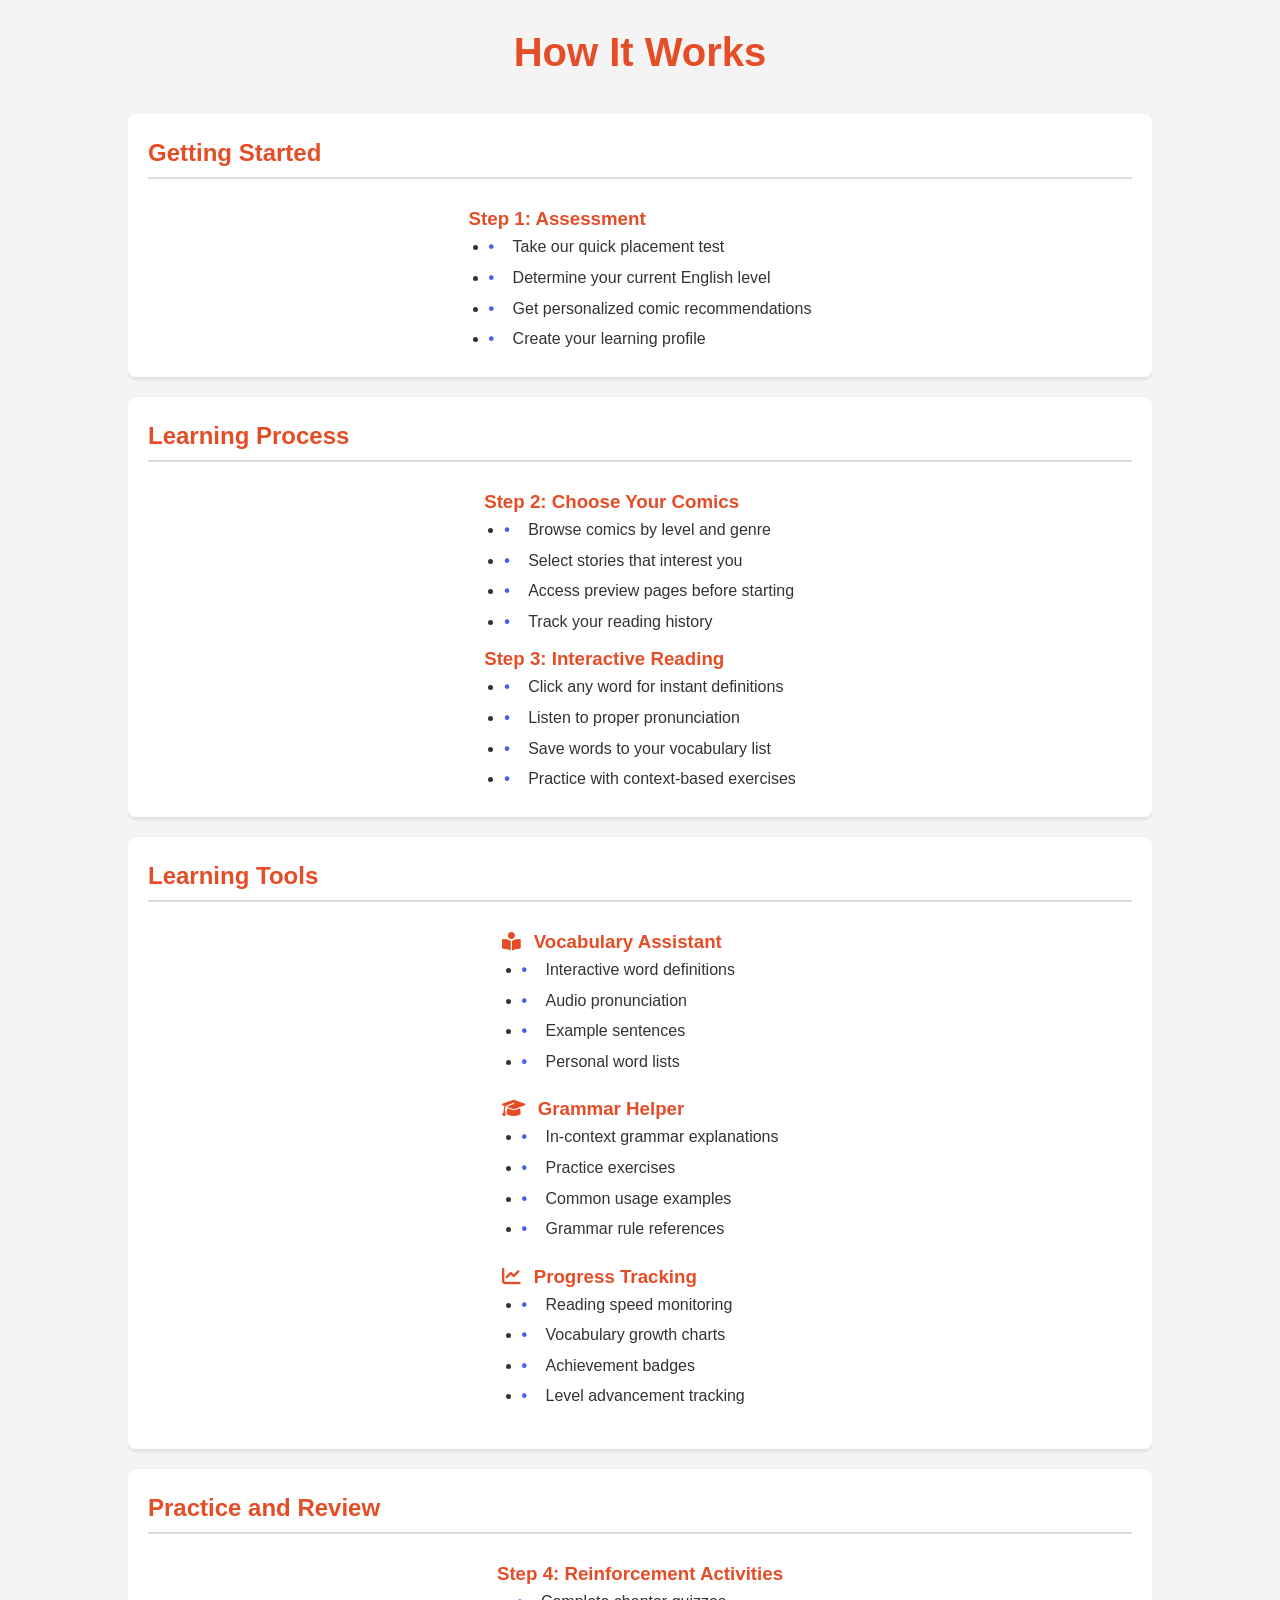
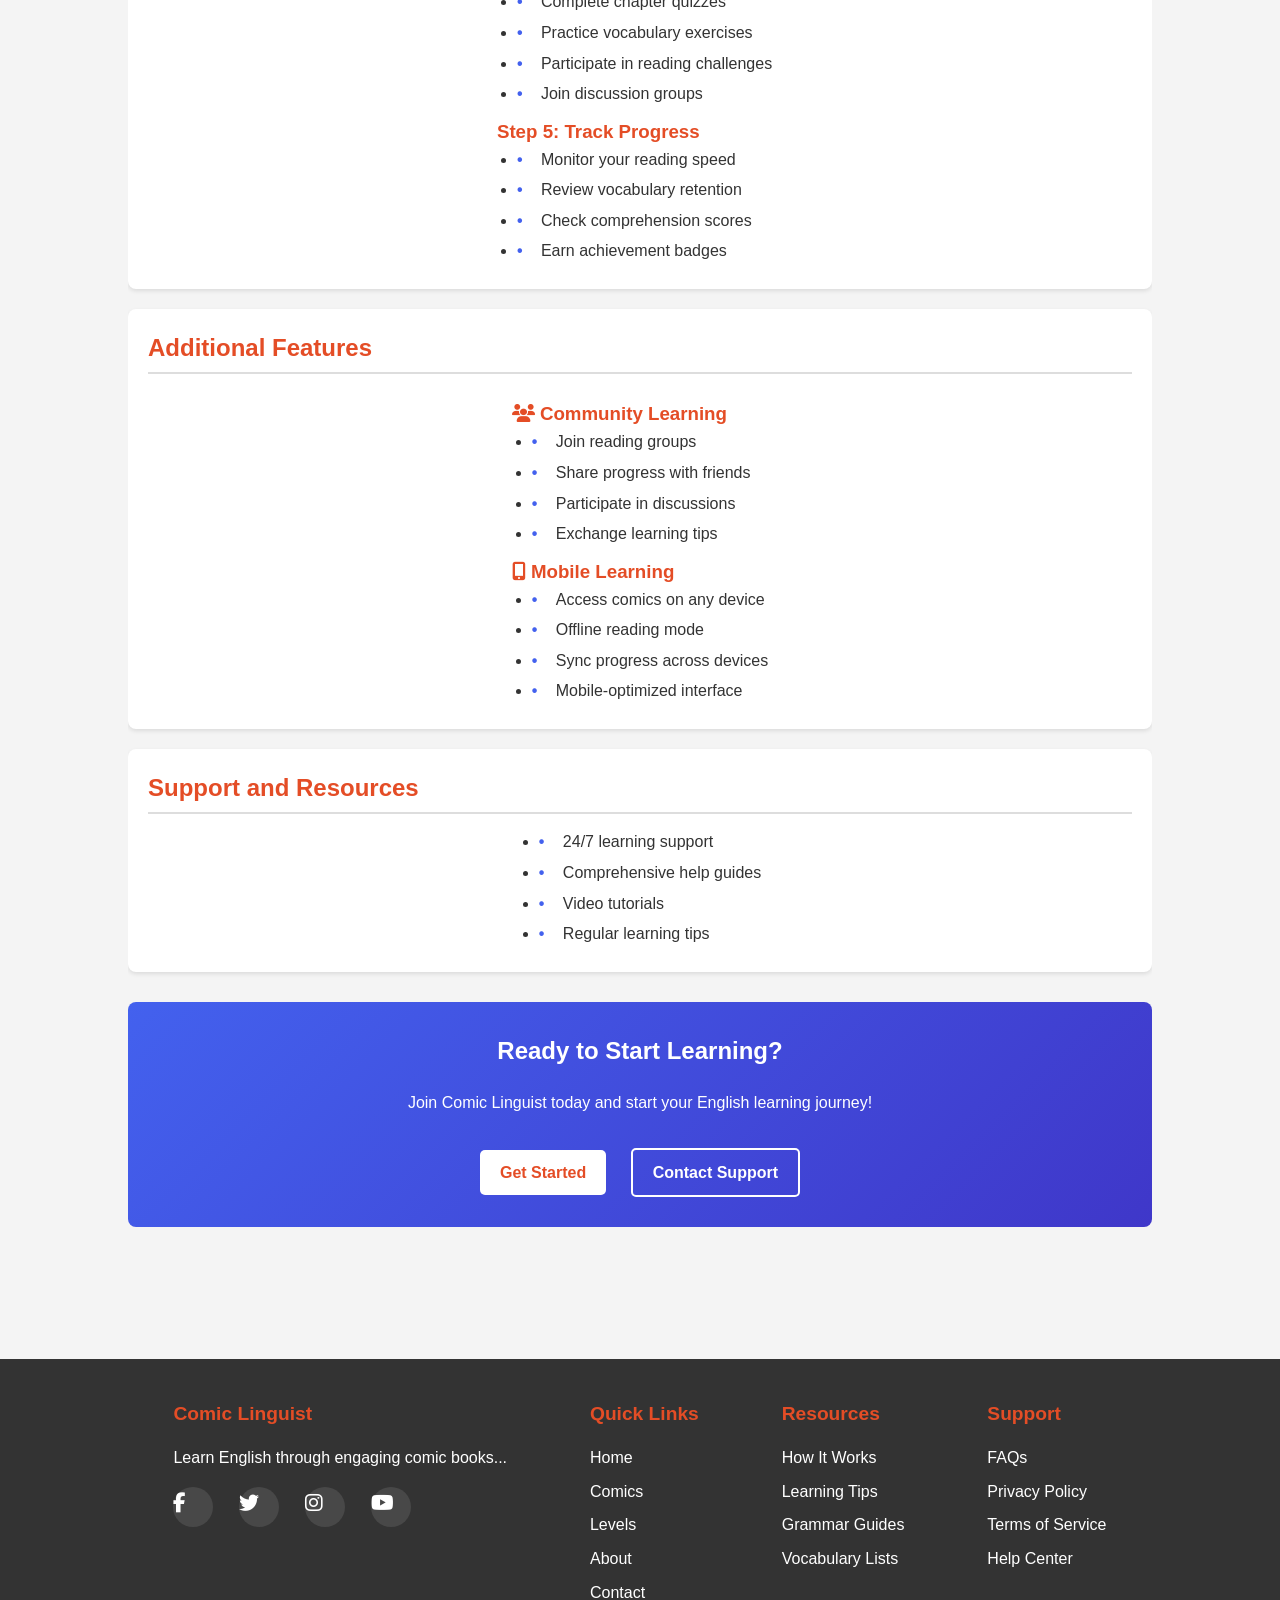
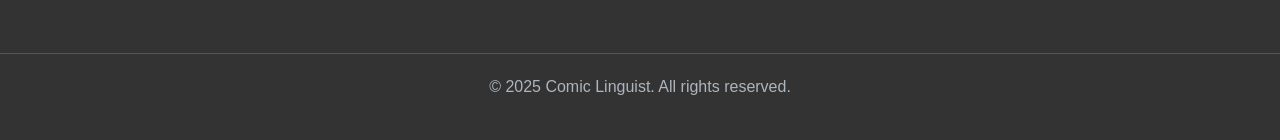
<file: pages/how-it-works.html>
<!DOCTYPE html>
<html lang="en">
<head>
    <meta charset="UTF-8">
    <meta name="viewport" content="width=device-width, initial-scale=1.0">
    <title>How It Works - Comic Linguist</title>
    <link rel="stylesheet" href="https://cdnjs.cloudflare.com/ajax/libs/font-awesome/6.4.0/css/all.min.css">
    <link rel="stylesheet" href="../style.css">
    <style>
        /* General Styles */
        body {
            font-family: Arial, sans-serif;
            margin: 0;
            padding: 0;
            background-color: #f4f4f4;
            color: #333;
        }

        .container {
            width: 80%;
            margin: auto;
            overflow: hidden;
            padding: 0 20px;
        }

        /* Main Content Styles */
        main.page-content {
            padding: 20px 0;
        }

        main.page-content h1 {
            text-align: center;
            margin-bottom: 30px;
            color: #e44d26;
        }

        /* Feature Section Styles */
        .feature-section {
            background-color: #fff;
            padding: 20px;
            margin-bottom: 20px;
            border-radius: 8px;
            box-shadow: 0 2px 4px rgba(0, 0, 0, 0.1);
        }

        .feature-section h2 {
            color: #e44d26;
            margin-bottom: 15px;
            border-bottom: 2px solid #ddd;
            padding-bottom: 5px;
        }

        .feature-content {
            display: flex;
            flex-direction: column;
        }

        .feature-text h3 {
            color: #e44d26;
            margin-top: 10px;
        }

        .feature-text ul {
            list-style: disc;
            padding-left: 20px;
        }

        .feature-text li {
            margin-bottom: 5px;
        }

        .tool-feature {
            margin-bottom: 20px;
        }

        .tool-feature h3 i {
            margin-right: 8px;
            color: #e44d26;
        }

        /* CTA Section Styles */
        .cta-section {
            text-align: center;
            padding: 30px 0;
            background-color: #e44d26;
            color: #fff;
            border-radius: 8px;
            margin-top: 30px;
        }

        .cta-section h2 {
            margin-bottom: 20px;
        }

        .cta-buttons a {
            display: inline-block;
            padding: 10px 20px;
            margin: 0 10px;
            border-radius: 5px;
            text-decoration: none;
            font-weight: bold;
            transition: background-color 0.3s ease;
        }

        .btn-primary {
            background-color: #fff;
            color: #e44d26;
        }

        .btn-outline {
            border: 2px solid #fff;
            color: #fff;
        }

        .btn-primary:hover, .btn-outline:hover {
            background-color: #333;
            color: #fff;
        }

        /* Footer Styles */
        footer {
            background-color: #333;
            color: #fff;
            padding: 40px 0;
            text-align: center;
        }

        .footer-container {
            display: flex;
            flex-wrap: wrap;
            justify-content: space-around;
        }

        .footer-col {
            margin-bottom: 20px;
            text-align: left;
        }

        .footer-col h3 {
            color: #e44d26;
            margin-bottom: 15px;
        }

        .footer-col p {
            line-height: 1.6;
        }

        .footer-col ul {
            list-style: none;
            padding: 0;
        }

        .footer-col ul li {
            margin-bottom: 8px;
        }

        .footer-col ul li a {
            color: #fff;
            text-decoration: none;
            transition: color 0.3s ease;
        }

        .footer-col ul li a:hover {
            color: #e44d26;
        }

        .social-links a {
            display: inline-block;
            margin-right: 10px;
            font-size: 20px;
            color: #fff;
            transition: color 0.3s ease;
        }

        .social-links a:hover {
            color: #e44d26;
        }

        .copyright {
            margin-top: 20px;
            padding-top: 20px;
            border-top: 1px solid #555;
        }

        /* Responsive Design */
        @media (max-width: 768px) {
            .container {
                width: 95%;
            }

            .feature-content {
                flex-direction: column;
            }

            .footer-container {
                flex-direction: column;
                align-items: center;
            }

            .footer-col {
                text-align: center;
            }
        }
    </style>
</head>
<body>
    <main class="container page-content">
        <h1>How It Works</h1>

        <section class="feature-section">
            <h2>Getting Started</h2>
            <div class="feature-content">
                <div class="feature-text">
                    <h3>Step 1: Assessment</h3>
                    <ul>
                        <li>Take our quick placement test</li>
                        <li>Determine your current English level</li>
                        <li>Get personalized comic recommendations</li>
                        <li>Create your learning profile</li>
                    </ul>
                </div>
            </div>
        </section>

        <section class="feature-section">
            <h2>Learning Process</h2>
            <div class="feature-content">
                <div class="feature-text">
                    <h3>Step 2: Choose Your Comics</h3>
                    <ul>
                        <li>Browse comics by level and genre</li>
                        <li>Select stories that interest you</li>
                        <li>Access preview pages before starting</li>
                        <li>Track your reading history</li>
                    </ul>

                    <h3>Step 3: Interactive Reading</h3>
                    <ul>
                        <li>Click any word for instant definitions</li>
                        <li>Listen to proper pronunciation</li>
                        <li>Save words to your vocabulary list</li>
                        <li>Practice with context-based exercises</li>
                    </ul>
                </div>
            </div>
        </section>

        <section class="feature-section">
            <h2>Learning Tools</h2>
            <div class="feature-content">
                <div class="feature-text">
                    <div class="tool-feature">
                        <h3><i class="fas fa-book-reader"></i> Vocabulary Assistant</h3>
                        <ul>
                            <li>Interactive word definitions</li>
                            <li>Audio pronunciation</li>
                            <li>Example sentences</li>
                            <li>Personal word lists</li>
                        </ul>
                    </div>

                    <div class="tool-feature">
                        <h3><i class="fas fa-graduation-cap"></i> Grammar Helper</h3>
                        <ul>
                            <li>In-context grammar explanations</li>
                            <li>Practice exercises</li>
                            <li>Common usage examples</li>
                            <li>Grammar rule references</li>
                        </ul>
                    </div>

                    <div class="tool-feature">
                        <h3><i class="fas fa-chart-line"></i> Progress Tracking</h3>
                        <ul>
                            <li>Reading speed monitoring</li>
                            <li>Vocabulary growth charts</li>
                            <li>Achievement badges</li>
                            <li>Level advancement tracking</li>
                        </ul>
                    </div>
                </div>
            </div>
        </section>

        <section class="feature-section">
            <h2>Practice and Review</h2>
            <div class="feature-content">
                <div class="feature-text">
                    <h3>Step 4: Reinforcement Activities</h3>
                    <ul>
                        <li>Complete chapter quizzes</li>
                        <li>Practice vocabulary exercises</li>
                        <li>Participate in reading challenges</li>
                        <li>Join discussion groups</li>
                    </ul>

                    <h3>Step 5: Track Progress</h3>
                    <ul>
                        <li>Monitor your reading speed</li>
                        <li>Review vocabulary retention</li>
                        <li>Check comprehension scores</li>
                        <li>Earn achievement badges</li>
                    </ul>
                </div>
            </div>
        </section>

        <section class="feature-section">
            <h2>Additional Features</h2>
            <div class="feature-content">
                <div class="feature-text">
                    <div class="feature-item">
                        <h3><i class="fas fa-users"></i> Community Learning</h3>
                        <ul>
                            <li>Join reading groups</li>
                            <li>Share progress with friends</li>
                            <li>Participate in discussions</li>
                            <li>Exchange learning tips</li>
                        </ul>
                    </div>

                    <div class="feature-item">
                        <h3><i class="fas fa-mobile-alt"></i> Mobile Learning</h3>
                        <ul>
                            <li>Access comics on any device</li>
                            <li>Offline reading mode</li>
                            <li>Sync progress across devices</li>
                            <li>Mobile-optimized interface</li>
                        </ul>
                    </div>
                </div>
            </div>
        </section>

        <section class="feature-section">
            <h2>Support and Resources</h2>
            <div class="feature-content">
                <div class="feature-text">
                    <ul>
                        <li>24/7 learning support</li>
                        <li>Comprehensive help guides</li>
                        <li>Video tutorials</li>
                        <li>Regular learning tips</li>
                    </ul>
                </div>
            </div>
        </section>

        <div class="cta-section">
            <h2>Ready to Start Learning?</h2>
            <p>Join Comic Linguist today and start your English learning journey!</p>
            <div class="cta-buttons">
                <a href="#signup" class="btn btn-primary">Get Started</a>
                <a href="contact.html" class="btn btn-outline">Contact Support</a>
            </div>
        </div>
    </main>

    <footer>
        <div class="container footer-container">
            <div class="footer-col">
                <h3>Comic Linguist</h3>
                <p>Learn English through engaging comic books...</p>
                <div class="social-links">
                    <a href="#" aria-label="Facebook"><i class="fab fa-facebook-f"></i></a>
                    <a href="#" aria-label="Twitter"><i class="fab fa-twitter"></i></a>
                    <a href="#" aria-label="Instagram"><i class="fab fa-instagram"></i></a>
                    <a href="#" aria-label="YouTube"><i class="fab fa-youtube"></i></a>
                </div>
            </div>
            <div class="footer-col">
                <h3>Quick Links</h3>
                <ul>
                    <li><a href="../index.html">Home</a></li>
                    <li><a href="../index.html#comics">Comics</a></li>
                    <li><a href="levels.html">Levels</a></li>
                    <li><a href="about.html">About</a></li>
                    <li><a href="contact.html">Contact</a></li>
                </ul>
            </div>
            <div class="footer-col">
                <h3>Resources</h3>
                <ul>
                    <li><a href="how-it-works.html">How It Works</a></li>
                    <li><a href="learning-tips.html">Learning Tips</a></li>
                    <li><a href="grammar-guides.html">Grammar Guides</a></li>
                    <li><a href="vocabulary-lists.html">Vocabulary Lists</a></li>
                </ul>
            </div>
            <div class="footer-col">
                <h3>Support</h3>
                <ul>
                    <li><a href="faq.html">FAQs</a></li>
                    <li><a href="privacy-policy.html">Privacy Policy</a></li>
                    <li><a href="terms-of-service.html">Terms of Service</a></li>
                    <li><a href="help-center.html">Help Center</a></li>
                </ul>
            </div>
        </div>
        <div class="copyright">
            <p>© <span id="copyright-year">2025</span> Comic Linguist. All rights reserved.</p>
        </div>
    </footer>

    <script src="../script.js"></script>
</body>
</html>
</file>
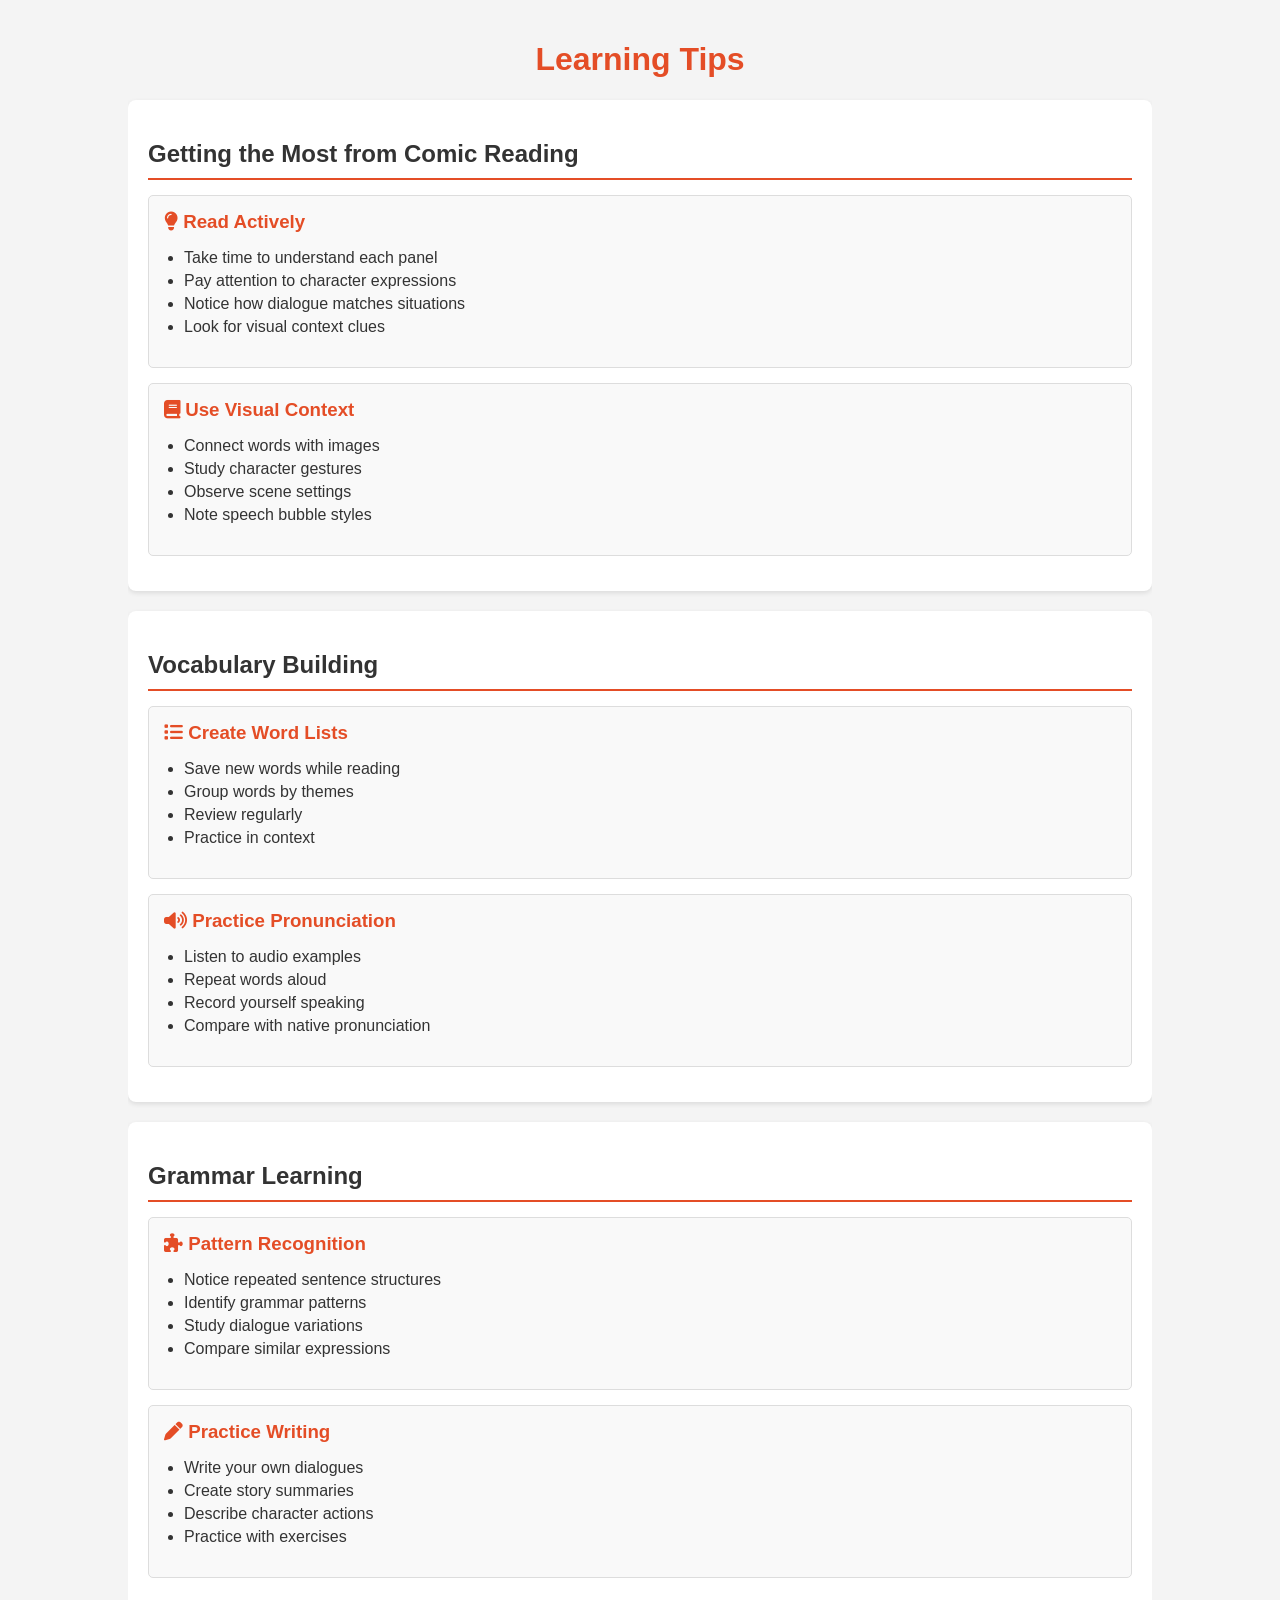
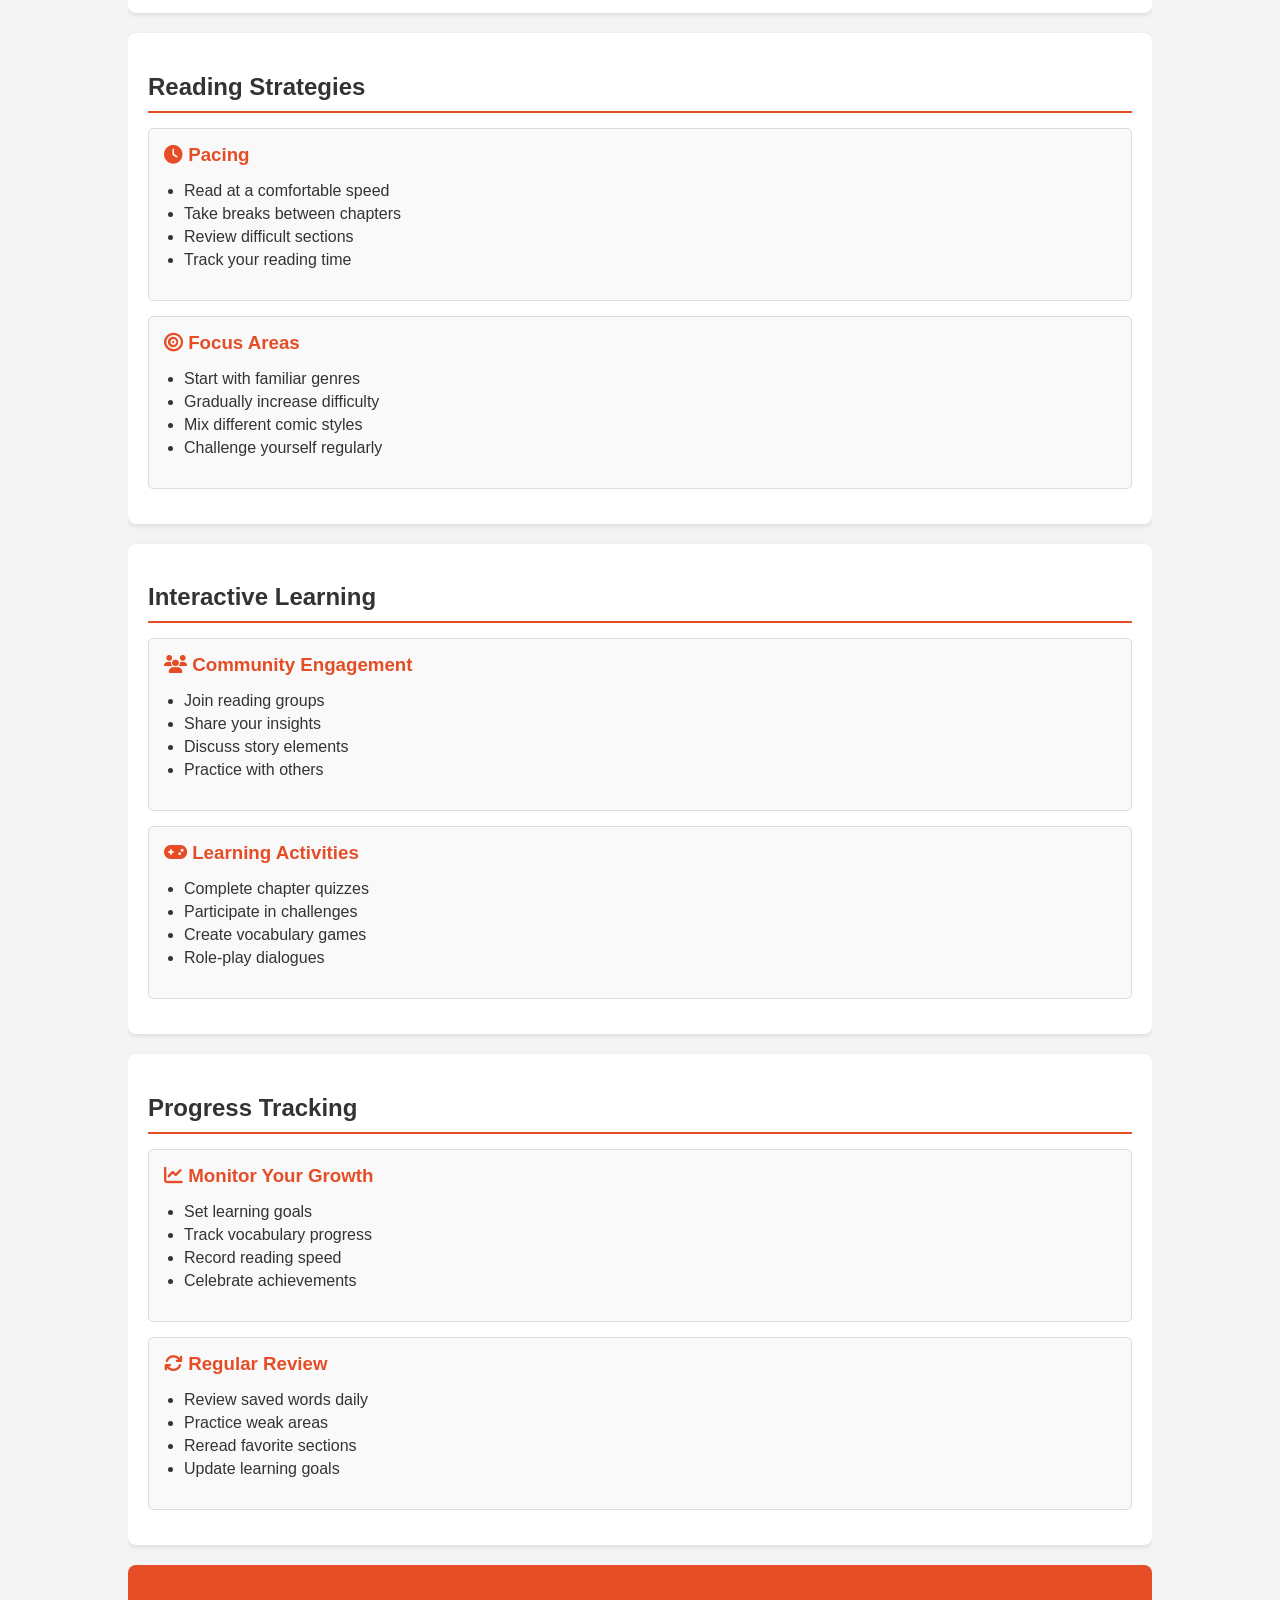
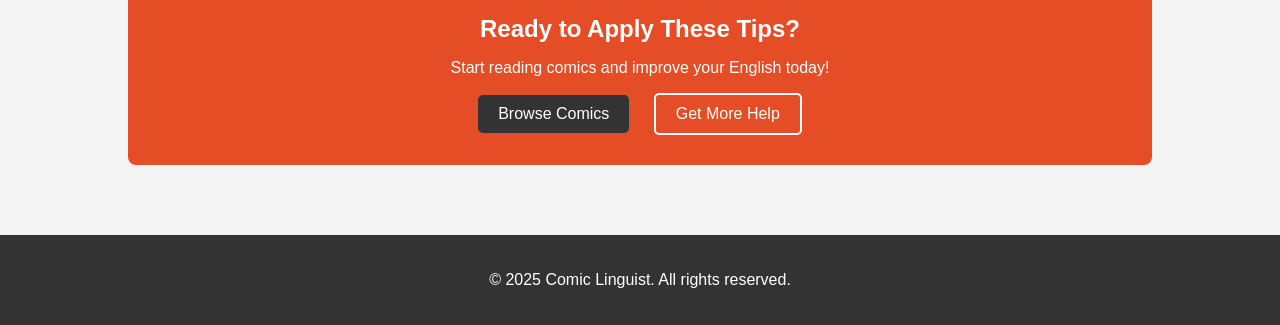
<file: pages/learning-tips.html>
<!DOCTYPE html>
<html lang="en">

<head>
    <meta charset="UTF-8">
    <meta name="viewport" content="width=device-width, initial-scale=1.0">
    <title>Learning Tips - Comic Linguist</title>
    <link rel="stylesheet" href="https://cdnjs.cloudflare.com/ajax/libs/font-awesome/6.4.0/css/all.min.css">
    <style>
        body {
            font-family: Arial, sans-serif;
            margin: 0;
            padding: 0;
            background-color: #f4f4f4;
            color: #333;
        }

        .container {
            width: 80%;
            margin: auto;
            overflow: hidden;
            padding: 0 20px;
        }

        .page-content {
            padding: 20px 0;
        }

        h1 {
            text-align: center;
            color: #e44d26;
        }

        .feature-section {
            background: #fff;
            padding: 20px;
            margin-bottom: 20px;
            border-radius: 8px;
            box-shadow: 0 2px 5px rgba(0, 0, 0, 0.1);
        }

        .feature-section h2 {
            color: #333;
            border-bottom: 2px solid #e44d26;
            padding-bottom: 10px;
            margin-bottom: 15px;
        }

        .feature-content {
            display: flex;
            flex-wrap: wrap;
            justify-content: space-around;
        }

        .feature-text {
            flex: 1;
            min-width: 300px;
        }

        .tip-box {
            background: #f9f9f9;
            border: 1px solid #ddd;
            padding: 15px;
            margin-bottom: 15px;
            border-radius: 5px;
        }

        .tip-box h3 {
            color: #e44d26;
            margin-top: 0;
            margin-bottom: 10px;
        }

        .tip-box ul {
            padding-left: 20px;
            list-style: disc;
        }

        .tip-box li {
            margin-bottom: 5px;
        }

        .cta-section {
            text-align: center;
            padding: 30px 0;
            background-color: #e44d26;
            color: white;
            border-radius: 8px;
            margin-bottom: 20px;
        }

        .cta-section h2 {
            margin-bottom: 15px;
        }

        .cta-buttons a {
            display: inline-block;
            padding: 10px 20px;
            margin: 0 10px;
            border-radius: 5px;
            text-decoration: none;
            color: white;
            background-color: #333;
        }

        .cta-buttons a.btn-outline {
            background-color: transparent;
            border: 2px solid white;
        }

        footer {
            background-color: #333;
            color: white;
            text-align: center;
            padding: 20px 0;
            margin-top: 30px;
        }

        /* Responsive Design */
        @media (max-width: 768px) {
            .container {
                width: 95%;
            }

            .feature-content {
                flex-direction: column;
            }

            .feature-text {
                width: 100%;
            }

            .cta-buttons a {
                display: block;
                margin: 10px auto;
                width: 80%;
            }
        }
    </style>
</head>

<body>
    <main class="container page-content">
        <h1>Learning Tips</h1>

        <section class="feature-section">
            <h2>Getting the Most from Comic Reading</h2>
            <div class="feature-content">
                <div class="feature-text">
                    <div class="tip-box">
                        <h3><i class="fas fa-lightbulb"></i> Read Actively</h3>
                        <ul>
                            <li>Take time to understand each panel</li>
                            <li>Pay attention to character expressions</li>
                            <li>Notice how dialogue matches situations</li>
                            <li>Look for visual context clues</li>
                        </ul>
                    </div>

                    <div class="tip-box">
                        <h3><i class="fas fa-book"></i> Use Visual Context</h3>
                        <ul>
                            <li>Connect words with images</li>
                            <li>Study character gestures</li>
                            <li>Observe scene settings</li>
                            <li>Note speech bubble styles</li>
                        </ul>
                    </div>
                </div>
            </div>
        </section>

        <section class="feature-section">
            <h2>Vocabulary Building</h2>
            <div class="feature-content">
                <div class="feature-text">
                    <div class="tip-box">
                        <h3><i class="fas fa-list"></i> Create Word Lists</h3>
                        <ul>
                            <li>Save new words while reading</li>
                            <li>Group words by themes</li>
                            <li>Review regularly</li>
                            <li>Practice in context</li>
                        </ul>
                    </div>

                    <div class="tip-box">
                        <h3><i class="fas fa-volume-up"></i> Practice Pronunciation</h3>
                        <ul>
                            <li>Listen to audio examples</li>
                            <li>Repeat words aloud</li>
                            <li>Record yourself speaking</li>
                            <li>Compare with native pronunciation</li>
                        </ul>
                    </div>
                </div>
            </div>
        </section>

        <section class="feature-section">
            <h2>Grammar Learning</h2>
            <div class="feature-content">
                <div class="feature-text">
                    <div class="tip-box">
                        <h3><i class="fas fa-puzzle-piece"></i> Pattern Recognition</h3>
                        <ul>
                            <li>Notice repeated sentence structures</li>
                            <li>Identify grammar patterns</li>
                            <li>Study dialogue variations</li>
                            <li>Compare similar expressions</li>
                        </ul>
                    </div>

                    <div class="tip-box">
                        <h3><i class="fas fa-pen"></i> Practice Writing</h3>
                        <ul>
                            <li>Write your own dialogues</li>
                            <li>Create story summaries</li>
                            <li>Describe character actions</li>
                            <li>Practice with exercises</li>
                        </ul>
                    </div>
                </div>
            </div>
        </section>

        <section class="feature-section">
            <h2>Reading Strategies</h2>
            <div class="feature-content">
                <div class="feature-text">
                    <div class="tip-box">
                        <h3><i class="fas fa-clock"></i> Pacing</h3>
                        <ul>
                            <li>Read at a comfortable speed</li>
                            <li>Take breaks between chapters</li>
                            <li>Review difficult sections</li>
                            <li>Track your reading time</li>
                        </ul>
                    </div>

                    <div class="tip-box">
                        <h3><i class="fas fa-bullseye"></i> Focus Areas</h3>
                        <ul>
                            <li>Start with familiar genres</li>
                            <li>Gradually increase difficulty</li>
                            <li>Mix different comic styles</li>
                            <li>Challenge yourself regularly</li>
                        </ul>
                    </div>
                </div>
            </div>
        </section>

        <section class="feature-section">
            <h2>Interactive Learning</h2>
            <div class="feature-content">
                <div class="feature-text">
                    <div class="tip-box">
                        <h3><i class="fas fa-users"></i> Community Engagement</h3>
                        <ul>
                            <li>Join reading groups</li>
                            <li>Share your insights</li>
                            <li>Discuss story elements</li>
                            <li>Practice with others</li>
                        </ul>
                    </div>

                    <div class="tip-box">
                        <h3><i class="fas fa-gamepad"></i> Learning Activities</h3>
                        <ul>
                            <li>Complete chapter quizzes</li>
                            <li>Participate in challenges</li>
                            <li>Create vocabulary games</li>
                            <li>Role-play dialogues</li>
                        </ul>
                    </div>
                </div>
            </div>
        </section>

        <section class="feature-section">
            <h2>Progress Tracking</h2>
            <div class="feature-content">
                <div class="feature-text">
                    <div class="tip-box">
                        <h3><i class="fas fa-chart-line"></i> Monitor Your Growth</h3>
                        <ul>
                            <li>Set learning goals</li>
                            <li>Track vocabulary progress</li>
                            <li>Record reading speed</li>
                            <li>Celebrate achievements</li>
                        </ul>
                    </div>

                    <div class="tip-box">
                        <h3><i class="fas fa-sync"></i> Regular Review</h3>
                        <ul>
                            <li>Review saved words daily</li>
                            <li>Practice weak areas</li>
                            <li>Reread favorite sections</li>
                            <li>Update learning goals</li>
                        </ul>
                    </div>
                </div>
            </div>
        </section>

        <div class="cta-section">
            <h2>Ready to Apply These Tips?</h2>
            <p>Start reading comics and improve your English today!</p>
            <div class="cta-buttons">
                <a href="../index.html#comics">Browse Comics</a>
                <a href="help-center.html" class="btn-outline">Get More Help</a>
            </div>
        </div>
    </main>

    <footer>
        <p>© 2025 Comic Linguist. All rights reserved.</p>
    </footer>
</body>

</html>
</file>
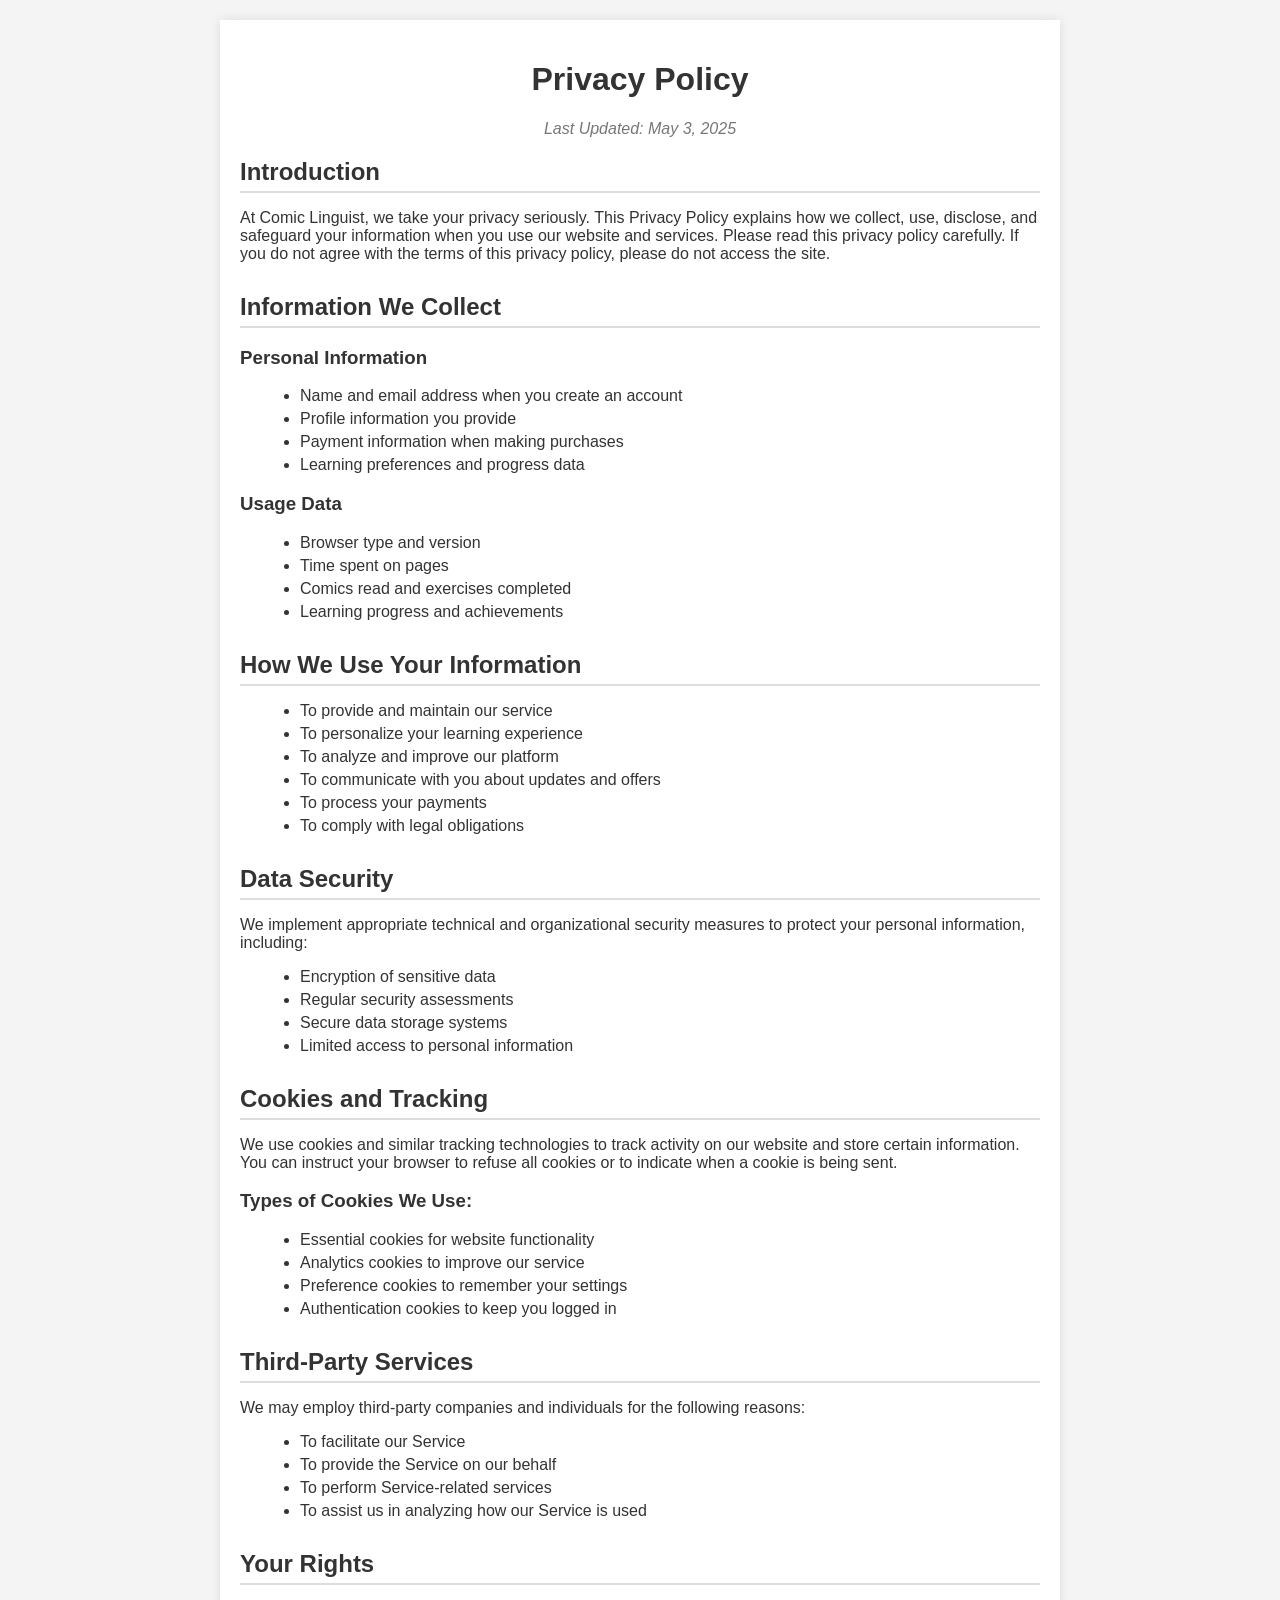
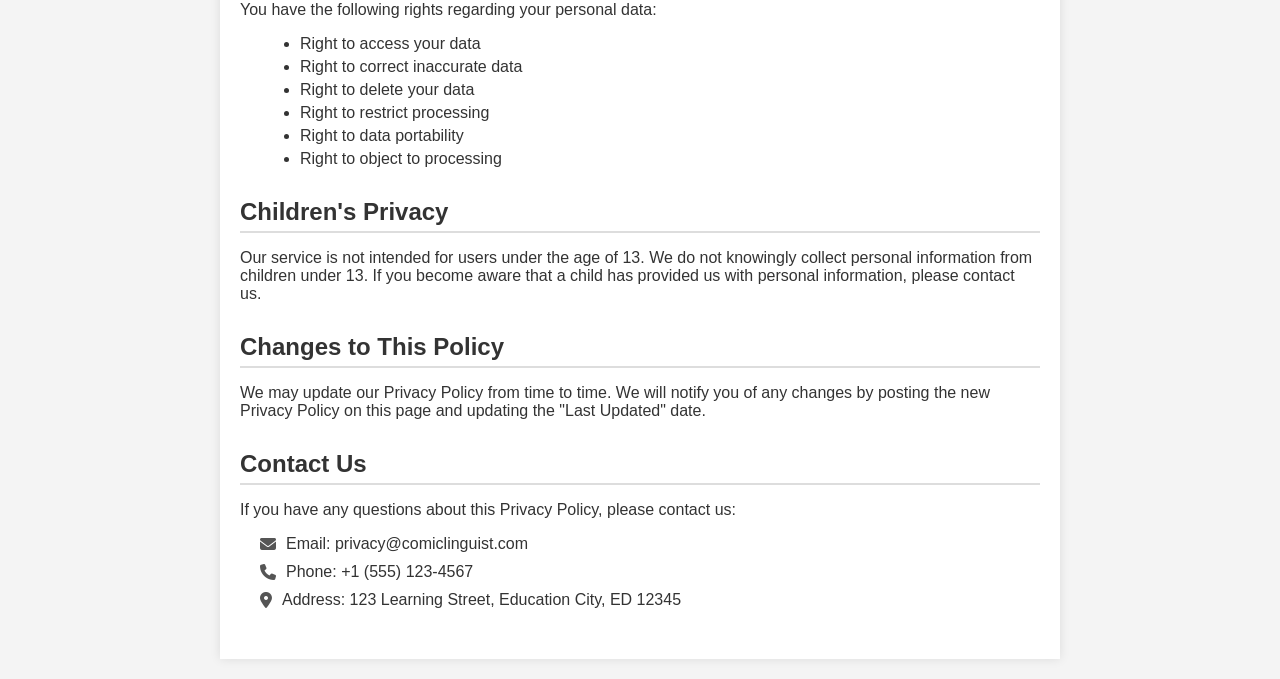
<file: pages/privacy-policy.html>
<!DOCTYPE html>
<html lang="en">
<head>
    <meta charset="UTF-8">
    <meta name="viewport" content="width=device-width, initial-scale=1.0">
    <title>Privacy Policy - Comic Linguist</title>
    <link rel="stylesheet" href="https://cdnjs.cloudflare.com/ajax/libs/font-awesome/6.4.0/css/all.min.css">
    <style>
        body {
            font-family: Arial, sans-serif;
            margin: 0;
            padding: 0;
            background-color: #f4f4f4;
            color: #333;
        }

        .container {
            max-width: 800px;
            margin: 20px auto;
            padding: 20px;
            background-color: #fff;
            box-shadow: 0 0 10px rgba(0, 0, 0, 0.1);
        }

        h1 {
            color: #333;
            text-align: center;
        }

        .last-updated {
            text-align: center;
            font-style: italic;
            color: #777;
            margin-bottom: 20px;
        }

        .policy-section {
            margin-bottom: 30px;
        }

        .policy-section h2 {
            color: #333;
            border-bottom: 2px solid #ddd;
            padding-bottom: 5px;
            margin-bottom: 15px;
        }

        .policy-section ul {
            list-style-type: disc;
            margin-left: 20px;
        }

        .policy-section li {
            margin-bottom: 5px;
        }

        .contact-info {
            list-style: none;
            padding: 0;
        }

        .contact-info li {
            display: flex;
            align-items: center;
            margin-bottom: 10px;
        }

        .contact-info i {
            margin-right: 10px;
            color: #555;
        }

        @media (max-width: 600px) {
            .container {
                padding: 10px;
            }

            .contact-info li {
                flex-direction: column;
                align-items: flex-start;
            }

            .contact-info i {
                margin-bottom: 5px;
            }
        }
    </style>
</head>
<body>
    <main class="container page-content">
        <h1>Privacy Policy</h1>
        <p class="last-updated">Last Updated: May 3, 2025</p>

        <section class="policy-section">
            <h2>Introduction</h2>
            <p>At Comic Linguist, we take your privacy seriously. This Privacy Policy explains how we collect, use, disclose, and safeguard your information when you use our website and services. Please read this privacy policy carefully. If you do not agree with the terms of this privacy policy, please do not access the site.</p>
        </section>

        <section class="policy-section">
            <h2>Information We Collect</h2>
            <h3>Personal Information</h3>
            <ul>
                <li>Name and email address when you create an account</li>
                <li>Profile information you provide</li>
                <li>Payment information when making purchases</li>
                <li>Learning preferences and progress data</li>
            </ul>

            <h3>Usage Data</h3>
            <ul>
                <li>Browser type and version</li>
                <li>Time spent on pages</li>
                <li>Comics read and exercises completed</li>
                <li>Learning progress and achievements</li>
            </ul>
        </section>

        <section class="policy-section">
            <h2>How We Use Your Information</h2>
            <ul>
                <li>To provide and maintain our service</li>
                <li>To personalize your learning experience</li>
                <li>To analyze and improve our platform</li>
                <li>To communicate with you about updates and offers</li>
                <li>To process your payments</li>
                <li>To comply with legal obligations</li>
            </ul>
        </section>

        <section class="policy-section">
            <h2>Data Security</h2>
            <p>We implement appropriate technical and organizational security measures to protect your personal information, including:</p>
            <ul>
                <li>Encryption of sensitive data</li>
                <li>Regular security assessments</li>
                <li>Secure data storage systems</li>
                <li>Limited access to personal information</li>
            </ul>
        </section>

        <section class="policy-section">
            <h2>Cookies and Tracking</h2>
            <p>We use cookies and similar tracking technologies to track activity on our website and store certain information. You can instruct your browser to refuse all cookies or to indicate when a cookie is being sent.</p>
            
            <h3>Types of Cookies We Use:</h3>
            <ul>
                <li>Essential cookies for website functionality</li>
                <li>Analytics cookies to improve our service</li>
                <li>Preference cookies to remember your settings</li>
                <li>Authentication cookies to keep you logged in</li>
            </ul>
        </section>

        <section class="policy-section">
            <h2>Third-Party Services</h2>
            <p>We may employ third-party companies and individuals for the following reasons:</p>
            <ul>
                <li>To facilitate our Service</li>
                <li>To provide the Service on our behalf</li>
                <li>To perform Service-related services</li>
                <li>To assist us in analyzing how our Service is used</li>
            </ul>
        </section>

        <section class="policy-section">
            <h2>Your Rights</h2>
            <p>You have the following rights regarding your personal data:</p>
            <ul>
                <li>Right to access your data</li>
                <li>Right to correct inaccurate data</li>
                <li>Right to delete your data</li>
                <li>Right to restrict processing</li>
                <li>Right to data portability</li>
                <li>Right to object to processing</li>
            </ul>
        </section>

        <section class="policy-section">
            <h2>Children's Privacy</h2>
            <p>Our service is not intended for users under the age of 13. We do not knowingly collect personal information from children under 13. If you become aware that a child has provided us with personal information, please contact us.</p>
        </section>

        <section class="policy-section">
            <h2>Changes to This Policy</h2>
            <p>We may update our Privacy Policy from time to time. We will notify you of any changes by posting the new Privacy Policy on this page and updating the "Last Updated" date.</p>
        </section>

        <section class="policy-section">
            <h2>Contact Us</h2>
            <p>If you have any questions about this Privacy Policy, please contact us:</p>
            <ul class="contact-info">
                <li><i class="fas fa-envelope"></i> Email: privacy@comiclinguist.com</li>
                <li><i class="fas fa-phone"></i> Phone: +1 (555) 123-4567</li>
                <li><i class="fas fa-map-marker-alt"></i> Address: 123 Learning Street, Education City, ED 12345</li>
            </ul>
        </section>
    </main>

</body>
</html>
</file>
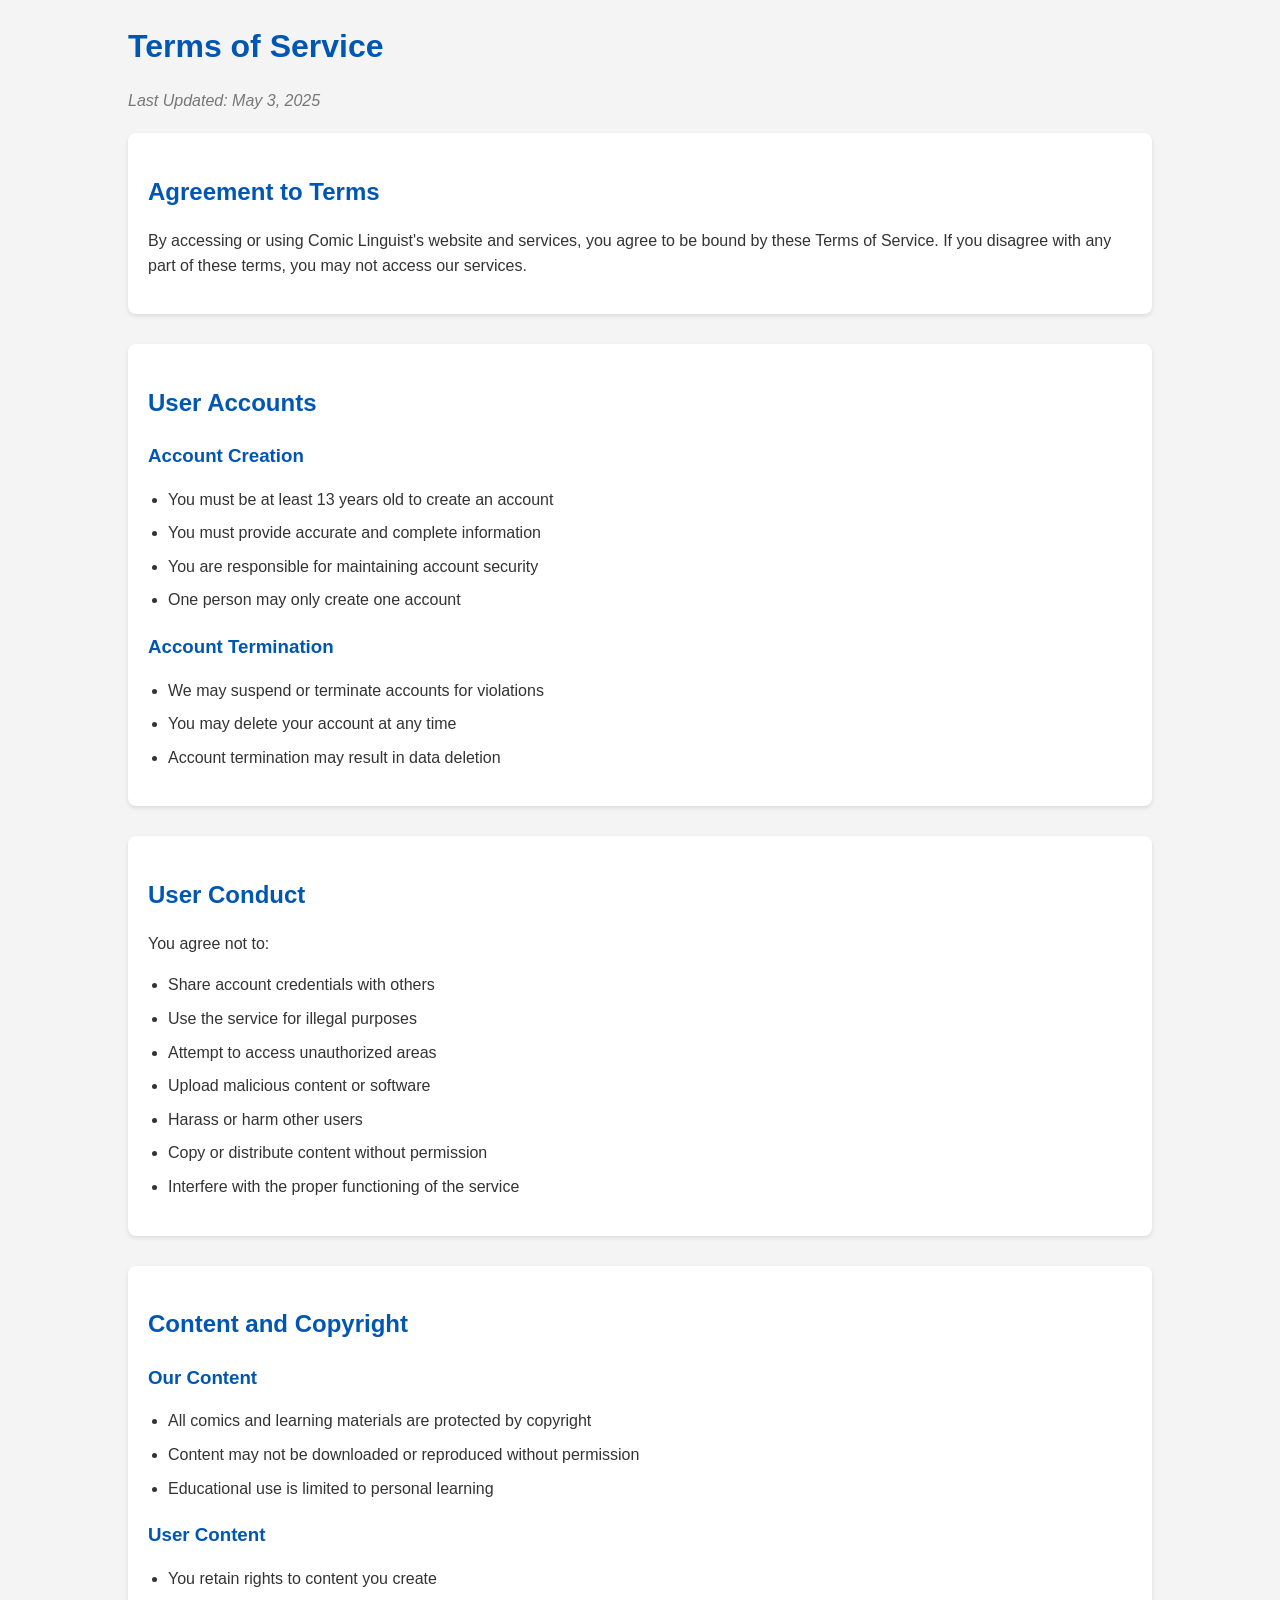
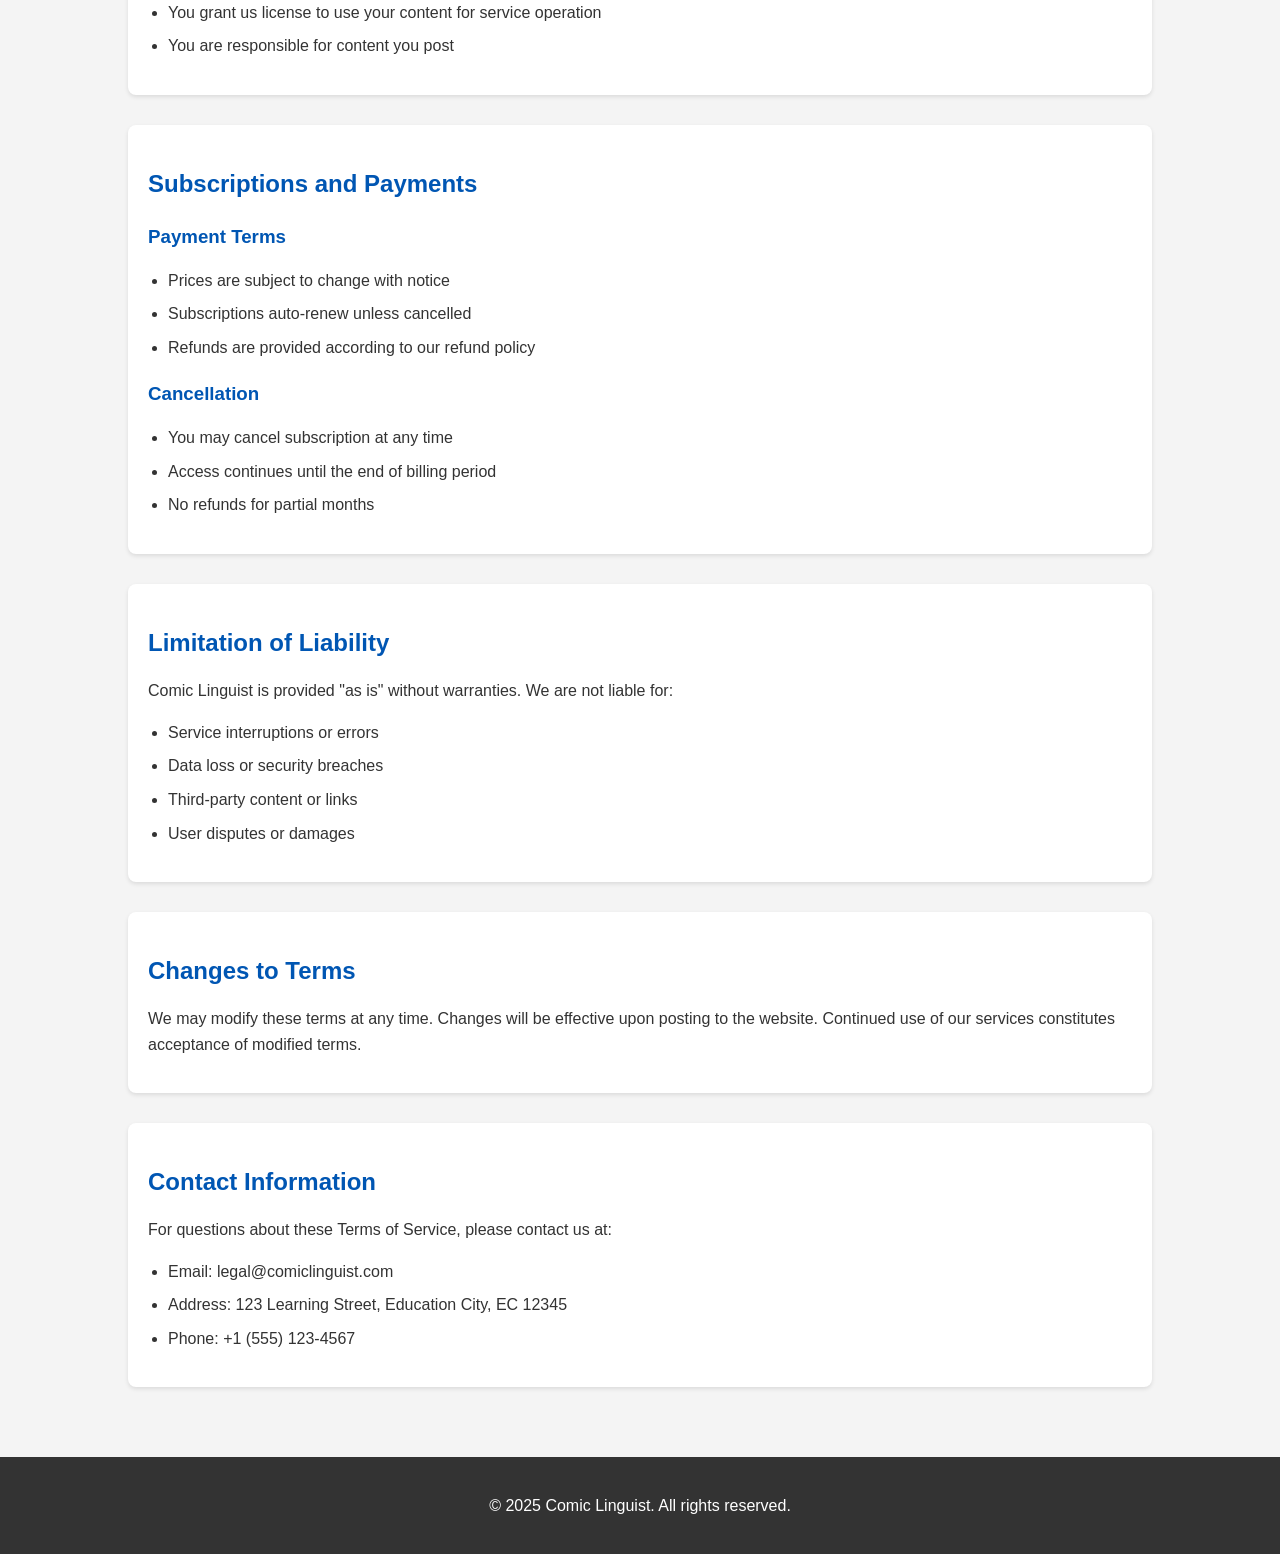
<file: pages/terms-of-service.html>
<!DOCTYPE html>
<html lang="en">

<head>
    <meta charset="UTF-8">
    <meta name="viewport" content="width=device-width, initial-scale=1.0">
    <title>Terms of Service - Comic Linguist</title>
    <link rel="stylesheet" href="https://cdnjs.cloudflare.com/ajax/libs/font-awesome/6.4.0/css/all.min.css">
    <style>
        body {
            font-family: Arial, sans-serif;
            margin: 0;
            padding: 0;
            background-color: #f4f4f4;
            color: #333;
            line-height: 1.6;
        }

        .container {
            width: 80%;
            margin: auto;
            overflow: hidden;
            padding: 0 20px;
        }

        main {
            padding: 20px 0;
        }

        h1,
        h2,
        h3 {
            color: #0056b3;
            margin-bottom: 15px;
        }

        .last-updated {
            font-style: italic;
            color: #777;
            margin-bottom: 20px;
            display: block;
        }

        section {
            margin-bottom: 30px;
            background: white;
            padding: 20px;
            border-radius: 8px;
            box-shadow: 0 2px 4px rgba(0, 0, 0, 0.1);
        }

        ul {
            list-style: disc;
            padding-left: 20px;
        }

        li {
            margin-bottom: 8px;
        }

        p {
            margin-bottom: 15px;
        }

        /* Footer Styles */
        footer {
            background-color: #333;
            color: white;
            text-align: center;
            padding: 20px 0;
            margin-top: 40px;
        }

        footer a {
            color: #fff;
            text-decoration: none;
        }

        footer a:hover {
            text-decoration: underline;
        }

        .copyright {
            margin-top: 10px;
            font-size: 0.9em;
        }

        /* Responsive Design */
        @media (max-width: 768px) {
            .container {
                width: 95%;
            }

            section {
                padding: 15px;
            }
        }
    </style>
</head>

<body>
    <main class="container page-content">
        <h1>Terms of Service</h1>
        <span class="last-updated">Last Updated: May 3, 2025</span>

        <section class="feature-section">
            <h2>Agreement to Terms</h2>
            <div class="feature-content">
                <div class="feature-text">
                    <p>By accessing or using Comic Linguist's website and services, you agree to be bound by these
                        Terms of Service. If you disagree with any part of these terms, you may not access our
                        services.</p>
                </div>
            </div>
        </section>

        <section class="feature-section">
            <h2>User Accounts</h2>
            <div class="feature-content">
                <div class="feature-text">
                    <h3>Account Creation</h3>
                    <ul>
                        <li>You must be at least 13 years old to create an account</li>
                        <li>You must provide accurate and complete information</li>
                        <li>You are responsible for maintaining account security</li>
                        <li>One person may only create one account</li>
                    </ul>

                    <h3>Account Termination</h3>
                    <ul>
                        <li>We may suspend or terminate accounts for violations</li>
                        <li>You may delete your account at any time</li>
                        <li>Account termination may result in data deletion</li>
                    </ul>
                </div>
            </div>
        </section>

        <section class="feature-section">
            <h2>User Conduct</h2>
            <div class="feature-content">
                <div class="feature-text">
                    <p>You agree not to:</p>
                    <ul>
                        <li>Share account credentials with others</li>
                        <li>Use the service for illegal purposes</li>
                        <li>Attempt to access unauthorized areas</li>
                        <li>Upload malicious content or software</li>
                        <li>Harass or harm other users</li>
                        <li>Copy or distribute content without permission</li>
                        <li>Interfere with the proper functioning of the service</li>
                    </ul>
                </div>
            </div>
        </section>

        <section class="feature-section">
            <h2>Content and Copyright</h2>
            <div class="feature-content">
                <div class="feature-text">
                    <h3>Our Content</h3>
                    <ul>
                        <li>All comics and learning materials are protected by copyright</li>
                        <li>Content may not be downloaded or reproduced without permission</li>
                        <li>Educational use is limited to personal learning</li>
                    </ul>

                    <h3>User Content</h3>
                    <ul>
                        <li>You retain rights to content you create</li>
                        <li>You grant us license to use your content for service operation</li>
                        <li>You are responsible for content you post</li>
                    </ul>
                </div>
            </div>
        </section>

        <section class="feature-section">
            <h2>Subscriptions and Payments</h2>
            <div class="feature-content">
                <div class="feature-text">
                    <h3>Payment Terms</h3>
                    <ul>
                        <li>Prices are subject to change with notice</li>
                        <li>Subscriptions auto-renew unless cancelled</li>
                        <li>Refunds are provided according to our refund policy</li>
                    </ul>

                    <h3>Cancellation</h3>
                    <ul>
                        <li>You may cancel subscription at any time</li>
                        <li>Access continues until the end of billing period</li>
                        <li>No refunds for partial months</li>
                    </ul>
                </div>
            </div>
        </section>

        <section class="feature-section">
            <h2>Limitation of Liability</h2>
            <div class="feature-content">
                <div class="feature-text">
                    <p>Comic Linguist is provided "as is" without warranties. We are not liable for:</p>
                    <ul>
                        <li>Service interruptions or errors</li>
                        <li>Data loss or security breaches</li>
                        <li>Third-party content or links</li>
                        <li>User disputes or damages</li>
                    </ul>
                </div>
            </div>
        </section>

        <section class="feature-section">
            <h2>Changes to Terms</h2>
            <div class="feature-content">
                <div class="feature-text">
                    <p>We may modify these terms at any time. Changes will be effective upon posting to the website.
                        Continued use of our services constitutes acceptance of modified terms.</p>
                </div>
            </div>
        </section>

        <section class="feature-section">
            <h2>Contact Information</h2>
            <div class="feature-content">
                <div class="feature-text">
                    <p>For questions about these Terms of Service, please contact us at:</p>
                    <ul>
                        <li>Email: legal@comiclinguist.com</li>
                        <li>Address: 123 Learning Street, Education City, EC 12345</li>
                        <li>Phone: +1 (555) 123-4567</li>
                    </ul>
                </div>
            </div>
        </section>
    </main>

    <footer>
        <div class="container">
            <p>&copy; <span id="copyright-year">2025</span> Comic Linguist. All rights reserved.</p>
        </div>
    </footer>
</body>

</html>
</file>
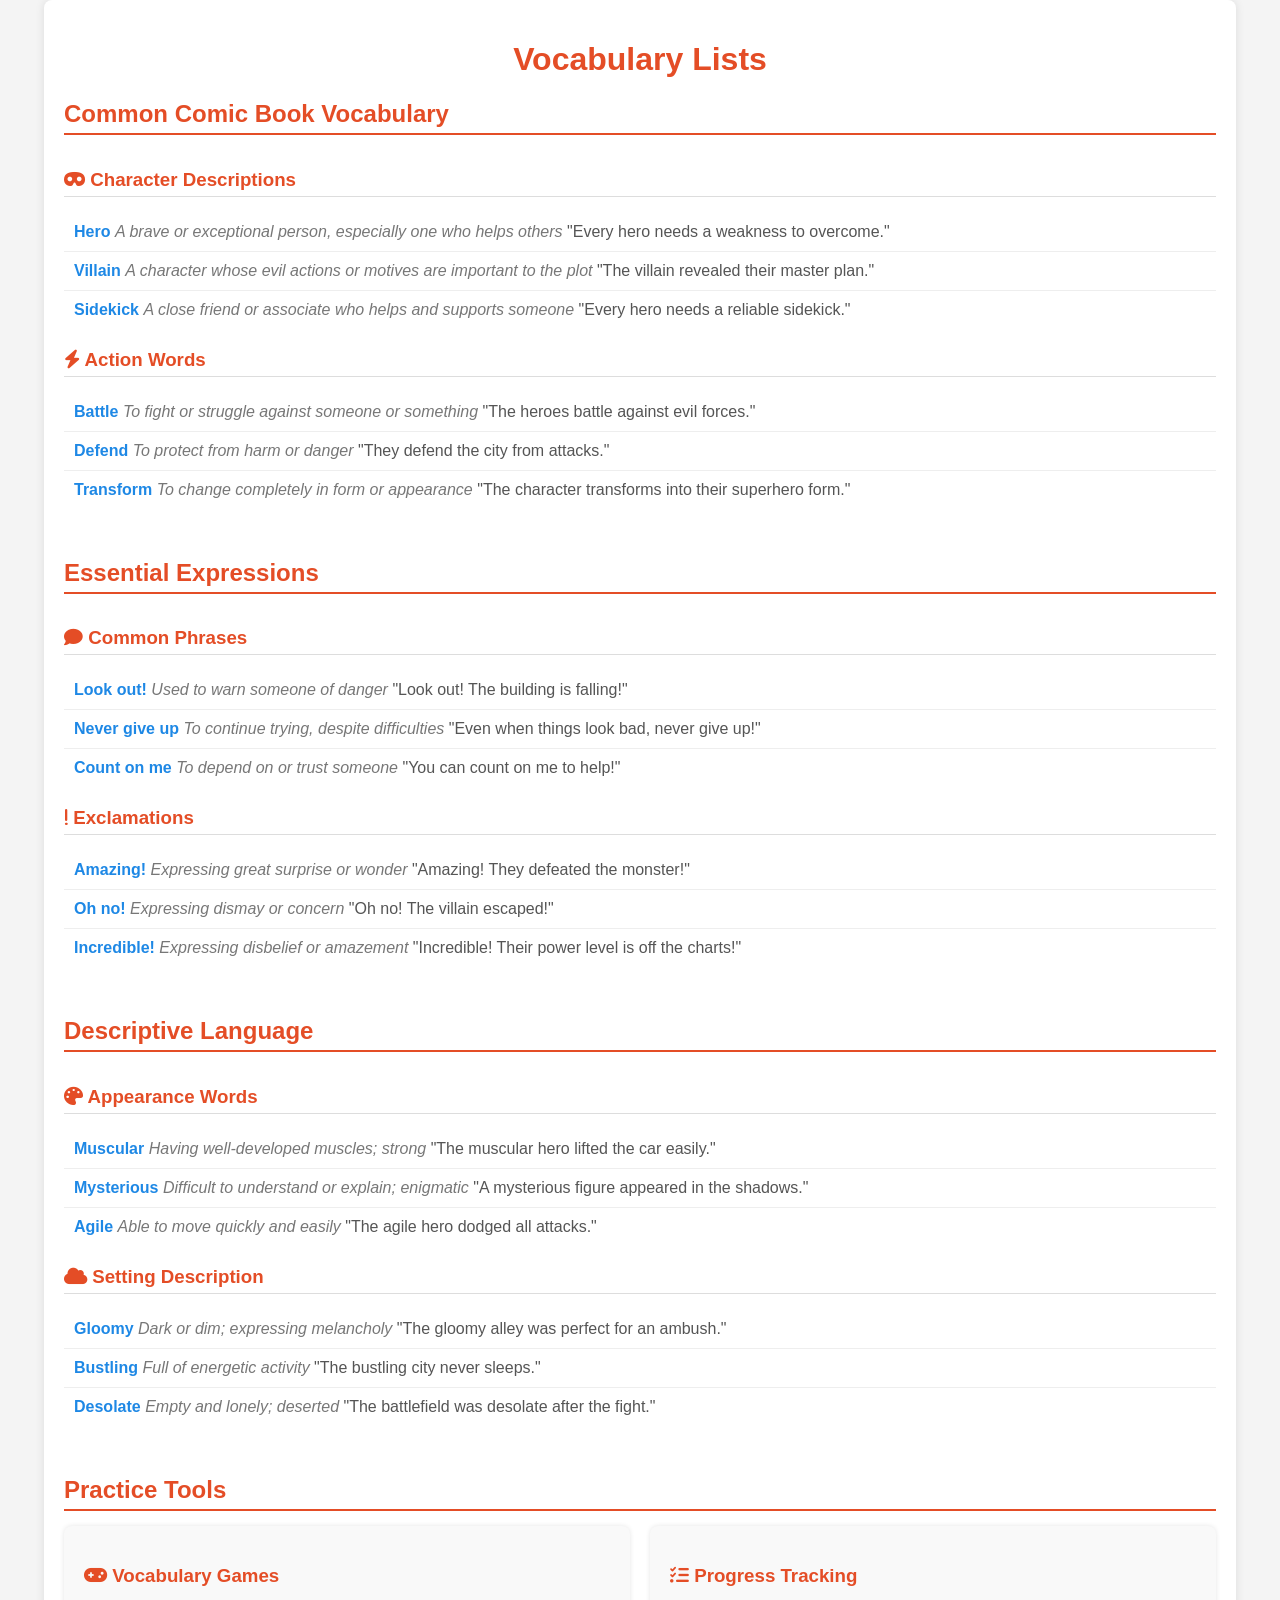
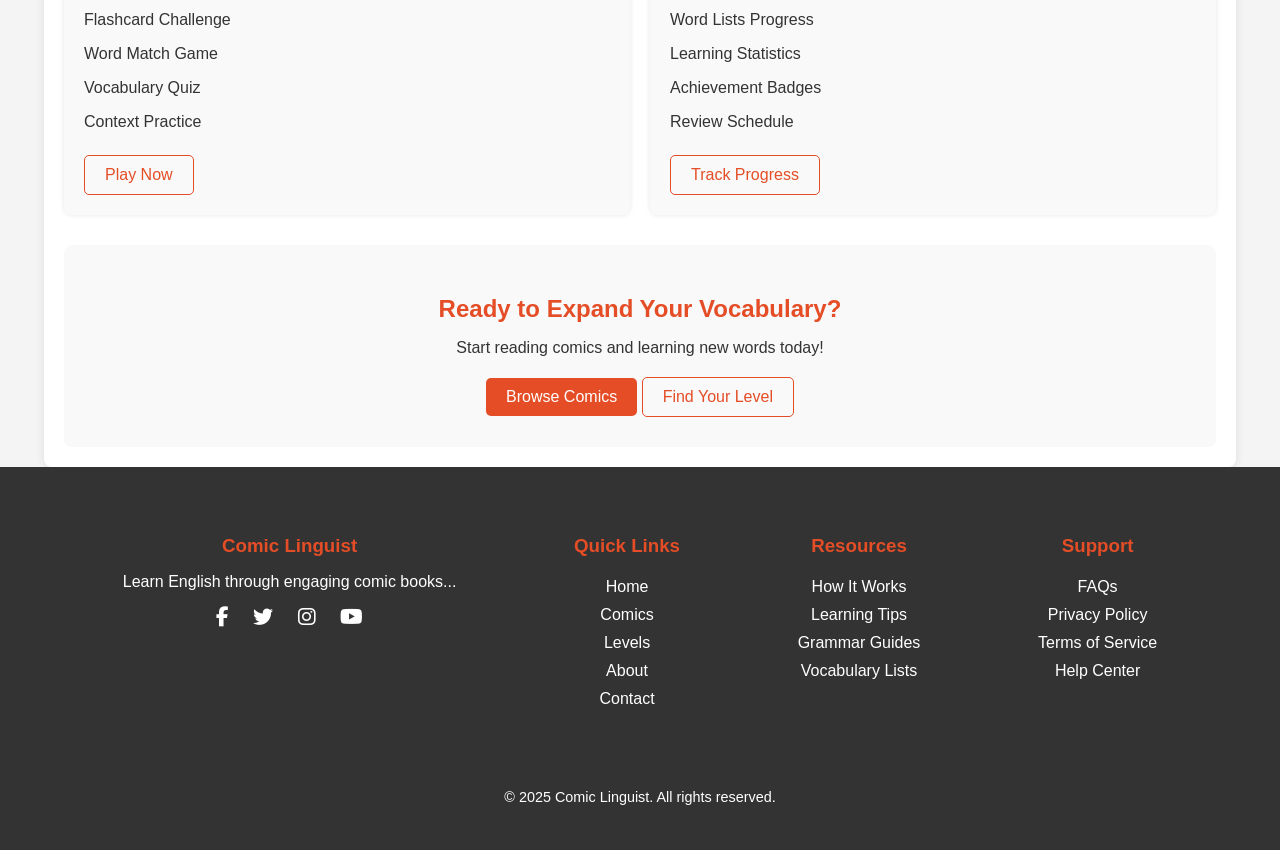
<file: pages/vocabulary-lists.html>
<!DOCTYPE html>
<html lang="en">
<head>
    <meta charset="UTF-8">
    <meta name="viewport" content="width=device-width, initial-scale=1.0">
    <title>Vocabulary Lists - Comic Linguist</title>
    <link rel="stylesheet" href="https://cdnjs.cloudflare.com/ajax/libs/font-awesome/6.4.0/css/all.min.css">
    <style>
        body {
            font-family: Arial, sans-serif;
            margin: 0;
            padding: 0;
            background-color: #f4f4f4;
            color: #333;
        }

        .container {
            width: 90%;
            max-width: 1200px;
            margin: 0 auto;
            padding: 20px;
        }

        .page-content {
            background-color: #fff;
            padding: 20px;
            border-radius: 8px;
            box-shadow: 0 0 10px rgba(0, 0, 0, 0.1);
        }

        h1 {
            text-align: center;
            color: #e44d26;
        }

        .feature-section {
            margin-bottom: 30px;
        }

        .feature-section h2 {
            color: #e44d26;
            border-bottom: 2px solid #e44d26;
            padding-bottom: 5px;
            margin-bottom: 15px;
        }

        .feature-content {
            display: flex;
            flex-wrap: wrap;
            gap: 20px;
        }

        .feature-text {
            flex: 1;
            min-width: 300px;
        }

        .vocab-category {
            margin-bottom: 20px;
        }

        .vocab-category h3 {
            color: #e44d26;
            padding-bottom: 5px;
            border-bottom: 1px solid #ddd;
            margin-bottom: 10px;
        }

        .vocab-list {
            list-style: none;
            padding: 0;
        }

        .vocab-list li {
            padding: 10px;
            border-bottom: 1px solid #eee;
        }

        .vocab-list li:last-child {
            border-bottom: none;
        }

        .word {
            font-weight: bold;
            color: #1e88e5;
        }

        .definition {
            font-style: italic;
            color: #777;
        }

        .example {
            color: #555;
        }

        .tool-box {
            flex: 1;
            min-width: 300px;
            background-color: #f9f9f9;
            padding: 20px;
            border-radius: 8px;
            box-shadow: 0 0 5px rgba(0, 0, 0, 0.1);
        }

        .tool-box h3 {
            color: #e44d26;
            margin-bottom: 15px;
        }

        .tool-box ul {
            list-style: none;
            padding: 0;
        }

        .tool-box li {
            padding: 8px 0;
        }

        .btn {
            display: inline-block;
            padding: 10px 20px;
            text-decoration: none;
            border-radius: 5px;
            transition: background-color 0.3s, color 0.3s;
        }

        .btn-primary {
            background-color: #e44d26;
            color: #fff;
        }

        .btn-outline {
            border: 1px solid #e44d26;
            color: #e44d26;
            background-color: transparent;
        }

        .btn-primary:hover, .btn-outline:hover {
            background-color: #c63e1f;
            color: #fff;
        }

        .cta-section {
            text-align: center;
            padding: 30px 0;
            background-color: #f9f9f9;
            border-radius: 8px;
            margin-top: 30px;
        }

        .cta-section h2 {
            color: #e44d26;
            margin-bottom: 15px;
        }

        .cta-buttons {
            margin-top: 20px;
        }

        footer {
            background-color: #333;
            color: #fff;
            padding: 30px 0;
            text-align: center;
        }

        .footer-container {
            display: flex;
            flex-wrap: wrap;
            justify-content: space-around;
        }

        .footer-col {
            margin-bottom: 20px;
        }

        .footer-col h3 {
            color: #e44d26;
            margin-bottom: 15px;
        }

        .footer-col p {
            margin-bottom: 15px;
        }

        .footer-col ul {
            list-style: none;
            padding: 0;
        }

        .footer-col li {
            padding: 5px 0;
        }

        .footer-col a {
            color: #fff;
            text-decoration: none;
            transition: color 0.3s;
        }

        .footer-col a:hover {
            color: #e44d26;
        }

        .social-links a {
            display: inline-block;
            margin: 0 10px;
            font-size: 20px;
        }

        .copyright {
            margin-top: 20px;
            font-size: 0.9em;
        }

        @media (max-width: 768px) {
            .container {
                width: 95%;
            }

            .feature-content {
                flex-direction: column;
            }

            .footer-container {
                flex-direction: column;
                align-items: center;
            }

            .footer-col {
                text-align: center;
            }
        }
    </style>
</head>
<body>
    <main class="container page-content">
        <h1>Vocabulary Lists</h1>

        <section class="feature-section">
            <h2>Common Comic Book Vocabulary</h2>
            <div class="feature-content">
                <div class="feature-text">
                    <div class="vocab-category">
                        <h3><i class="fas fa-mask"></i> Character Descriptions</h3>
                        <ul class="vocab-list">
                            <li>
                                <span class="word">Hero</span>
                                <span class="definition">A brave or exceptional person, especially one who helps others</span>
                                <span class="example">"Every hero needs a weakness to overcome."</span>
                            </li>
                            <li>
                                <span class="word">Villain</span>
                                <span class="definition">A character whose evil actions or motives are important to the plot</span>
                                <span class="example">"The villain revealed their master plan."</span>
                            </li>
                            <li>
                                <span class="word">Sidekick</span>
                                <span class="definition">A close friend or associate who helps and supports someone</span>
                                <span class="example">"Every hero needs a reliable sidekick."</span>
                            </li>
                        </ul>
                    </div>

                    <div class="vocab-category">
                        <h3><i class="fas fa-bolt"></i> Action Words</h3>
                        <ul class="vocab-list">
                            <li>
                                <span class="word">Battle</span>
                                <span class="definition">To fight or struggle against someone or something</span>
                                <span class="example">"The heroes battle against evil forces."</span>
                            </li>
                            <li>
                                <span class="word">Defend</span>
                                <span class="definition">To protect from harm or danger</span>
                                <span class="example">"They defend the city from attacks."</span>
                            </li>
                            <li>
                                <span class="word">Transform</span>
                                <span class="definition">To change completely in form or appearance</span>
                                <span class="example">"The character transforms into their superhero form."</span>
                            </li>
                        </ul>
                    </div>
                </div>
            </div>
        </section>

        <section class="feature-section">
            <h2>Essential Expressions</h2>
            <div class="feature-content">
                <div class="feature-text">
                    <div class="vocab-category">
                        <h3><i class="fas fa-comment"></i> Common Phrases</h3>
                        <ul class="vocab-list">
                            <li>
                                <span class="word">Look out!</span>
                                <span class="definition">Used to warn someone of danger</span>
                                <span class="example">"Look out! The building is falling!"</span>
                            </li>
                            <li>
                                <span class="word">Never give up</span>
                                <span class="definition">To continue trying, despite difficulties</span>
                                <span class="example">"Even when things look bad, never give up!"</span>
                            </li>
                            <li>
                                <span class="word">Count on me</span>
                                <span class="definition">To depend on or trust someone</span>
                                <span class="example">"You can count on me to help!"</span>
                            </li>
                        </ul>
                    </div>

                    <div class="vocab-category">
                        <h3><i class="fas fa-exclamation"></i> Exclamations</h3>
                        <ul class="vocab-list">
                            <li>
                                <span class="word">Amazing!</span>
                                <span class="definition">Expressing great surprise or wonder</span>
                                <span class="example">"Amazing! They defeated the monster!"</span>
                            </li>
                            <li>
                                <span class="word">Oh no!</span>
                                <span class="definition">Expressing dismay or concern</span>
                                <span class="example">"Oh no! The villain escaped!"</span>
                            </li>
                            <li>
                                <span class="word">Incredible!</span>
                                <span class="definition">Expressing disbelief or amazement</span>
                                <span class="example">"Incredible! Their power level is off the charts!"</span>
                            </li>
                        </ul>
                    </div>
                </div>
            </div>
        </section>

        <section class="feature-section">
            <h2>Descriptive Language</h2>
            <div class="feature-content">
                <div class="feature-text">
                    <div class="vocab-category">
                        <h3><i class="fas fa-palette"></i> Appearance Words</h3>
                        <ul class="vocab-list">
                            <li>
                                <span class="word">Muscular</span>
                                <span class="definition">Having well-developed muscles; strong</span>
                                <span class="example">"The muscular hero lifted the car easily."</span>
                            </li>
                            <li>
                                <span class="word">Mysterious</span>
                                <span class="definition">Difficult to understand or explain; enigmatic</span>
                                <span class="example">"A mysterious figure appeared in the shadows."</span>
                            </li>
                            <li>
                                <span class="word">Agile</span>
                                <span class="definition">Able to move quickly and easily</span>
                                <span class="example">"The agile hero dodged all attacks."</span>
                            </li>
                        </ul>
                    </div>

                    <div class="vocab-category">
                        <h3><i class="fas fa-cloud"></i> Setting Description</h3>
                        <ul class="vocab-list">
                            <li>
                                <span class="word">Gloomy</span>
                                <span class="definition">Dark or dim; expressing melancholy</span>
                                <span class="example">"The gloomy alley was perfect for an ambush."</span>
                            </li>
                            <li>
                                <span class="word">Bustling</span>
                                <span class="definition">Full of energetic activity</span>
                                <span class="example">"The bustling city never sleeps."</span>
                            </li>
                            <li>
                                <span class="word">Desolate</span>
                                <span class="definition">Empty and lonely; deserted</span>
                                <span class="example">"The battlefield was desolate after the fight."</span>
                            </li>
                        </ul>
                    </div>
                </div>
            </div>
        </section>

        <section class="feature-section">
            <h2>Practice Tools</h2>
            <div class="feature-content">
                <div class="tool-box">
                    <h3><i class="fas fa-gamepad"></i> Vocabulary Games</h3>
                    <ul>
                        <li>Flashcard Challenge</li>
                        <li>Word Match Game</li>
                        <li>Vocabulary Quiz</li>
                        <li>Context Practice</li>
                    </ul>
                    <a href="#games" class="btn btn-outline">Play Now</a>
                </div>

                <div class="tool-box">
                    <h3><i class="fas fa-tasks"></i> Progress Tracking</h3>
                    <ul>
                        <li>Word Lists Progress</li>
                        <li>Learning Statistics</li>
                        <li>Achievement Badges</li>
                        <li>Review Schedule</li>
                    </ul>
                    <a href="#progress" class="btn btn-outline">Track Progress</a>
                </div>
            </div>
        </section>

        <div class="cta-section">
            <h2>Ready to Expand Your Vocabulary?</h2>
            <p>Start reading comics and learning new words today!</p>
            <div class="cta-buttons">
                <a href="../index.html#comics" class="btn btn-primary">Browse Comics</a>
                <a href="levels.html" class="btn btn-outline">Find Your Level</a>
            </div>
        </div>
    </main>

    <footer>
        <div class="container footer-container">
            <div class="footer-col">
                <h3>Comic Linguist</h3>
                <p>Learn English through engaging comic books...</p>
                <div class="social-links">
                    <a href="#" aria-label="Facebook"><i class="fab fa-facebook-f"></i></a>
                    <a href="#" aria-label="Twitter"><i class="fab fa-twitter"></i></a>
                    <a href="#" aria-label="Instagram"><i class="fab fa-instagram"></i></a>
                    <a href="#" aria-label="YouTube"><i class="fab fa-youtube"></i></a>
                </div>
            </div>
            <div class="footer-col">
                <h3>Quick Links</h3>
                <ul>
                    <li><a href="../index.html">Home</a></li>
                    <li><a href="../index.html#comics">Comics</a></li>
                    <li><a href="levels.html">Levels</a></li>
                    <li><a href="about.html">About</a></li>
                    <li><a href="contact.html">Contact</a></li>
                </ul>
            </div>
            <div class="footer-col">
                <h3>Resources</h3>
                <ul>
                    <li><a href="how-it-works.html">How It Works</a></li>
                    <li><a href="learning-tips.html">Learning Tips</a></li>
                    <li><a href="grammar-guides.html">Grammar Guides</a></li>
                    <li><a href="vocabulary-lists.html">Vocabulary Lists</a></li>
                </ul>
            </div>
            <div class="footer-col">
                <h3>Support</h3>
                <ul>
                    <li><a href="faq.html">FAQs</a></li>
                    <li><a href="privacy-policy.html">Privacy Policy</a></li>
                    <li><a href="terms-of-service.html">Terms of Service</a></li>
                    <li><a href="help-center.html">Help Center</a></li>
                </ul>
            </div>
        </div>
        <div class="copyright">
            <p>© <span id="copyright-year">2025</span> Comic Linguist. All rights reserved.</p>
        </div>
    </footer>

    <script src="../script.js"></script>
</body>
</html>
</file>
<file: style.css>
/* --- Base Styles --- */
:root { --primary: #4361ee; --secondary: #3f37c9; --accent: #f72585; --light: #f8f9fa; --dark: #212529; --success: #4cc9f0; --warning: #fcbf49; --danger: #f94144; --gray-100: #f8f9fa; --gray-200: #e9ecef; --gray-300: #dee2e6; --gray-400: #ced4da; --gray-500: #adb5bd; --gray-600: #6c757d; --gray-700: #495057; --gray-800: #343a40; --gray-900: #212529; }
* { margin: 0; padding: 0; box-sizing: border-box; }
body { font-family: 'Segoe UI', Tahoma, Geneva, Verdana, sans-serif; line-height: 1.6; color: var(--dark); background-color: var(--gray-100); transition: background-color 0.3s ease; }
.container { width: 100%; max-width: 1200px; margin: 0 auto; padding: 0 1rem; }
.sr-only { position: absolute; width: 1px; height: 1px; padding: 0; margin: -1px; overflow: hidden; clip: rect(0, 0, 0, 0); white-space: nowrap; border-width: 0; }

/* --- Dark Mode Base Styles --- */
body.dark-mode { --light: #212529; --dark: #f8f9fa; --gray-100: #212529; --gray-200: #343a40; --gray-300: #dee2e6; --gray-400: #ced4da; --gray-500: #adb5bd; --gray-600: #adb5bd; --gray-700: #f8f9fa; --gray-800: #e9ecef; background-color: var(--gray-100); color: var(--dark); }

/* --- Header & Navigation --- */
header { background-color: var(--primary); color: white; padding: 1rem 0; box-shadow: 0 2px 10px rgba(0, 0, 0, 0.1); position: sticky; top: 0; z-index: 100; }
.header-container { display: flex; justify-content: space-between; align-items: center; }
.logo { display: flex; align-items: center; gap: 0.5rem; font-size: 1.5rem; font-weight: bold; color: white; text-decoration: none; } .logo i { font-size: 1.8rem; }
nav ul { display: flex; list-style: none; gap: 1.5rem; margin: 0; padding: 0; }
nav a { color: white; text-decoration: none; padding: 0.5rem; border-radius: 4px; transition: background-color 0.3s ease; }
nav a:hover, nav a.active { background-color: rgba(255, 255, 255, 0.1); }
.nav-actions { display: flex; align-items: center; gap: 1rem; }
.search-bar { position: relative; display: flex; align-items: center; }
.search-bar input { padding: 0.5rem 1rem 0.5rem 2.5rem; border: none; border-radius: 50px; background: rgba(255, 255, 255, 0.1); color: white; width: 200px; transition: all 0.3s; font-size: 0.9rem; }
.search-bar input:focus { outline: none; width: 250px; background: rgba(255, 255, 255, 0.2); }
.search-bar input::placeholder { color: rgba(255, 255, 255, 0.7); }
.search-bar i { position: absolute; left: 0.8rem; color: rgba(255, 255, 255, 0.7); pointer-events: none; }
.theme-toggle { background: none; border: none; color: white; cursor: pointer; font-size: 1.2rem; transition: transform 0.3s ease; padding: 0.3rem; }
.theme-toggle:hover { transform: rotate(15deg); }
.mobile-menu-btn { display: none; background: none; border: none; color: white; font-size: 1.5rem; cursor: pointer; padding: 0.3rem; }

/* --- Hero Section --- */
.hero { background: linear-gradient(135deg, var(--primary), var(--secondary)); color: white; padding: 4rem 1rem; text-align: center; }
.hero h1 { font-size: 2.5rem; margin-bottom: 1rem; } .hero p { font-size: 1.2rem; max-width: 700px; margin: 0 auto 2rem; opacity: 0.9; }
.hero-buttons { display: flex; justify-content: center; flex-wrap: wrap; gap: 1rem; margin-top: 2rem; }
.btn { display: inline-block; padding: 0.8rem 1.5rem; border-radius: 50px; text-decoration: none; transition: all 0.3s ease; font-weight: 600; cursor: pointer; border: none; }
.btn-primary { background-color: var(--light); color: var(--primary); } .btn-primary:hover { transform: translateY(-3px); box-shadow: 0 10px 20px rgba(0, 0, 0, 0.1); }
.btn-outline { background: transparent; color: white; border: 2px solid white; } .btn-outline:hover { background-color: white; color: var(--primary); transform: translateY(-3px); box-shadow: 0 10px 20px rgba(0, 0, 0, 0.1); }

/* --- Comics Section --- */
.section-title { text-align: center; margin: 3rem 0 2rem; font-size: 2rem; color: var(--dark); } body.dark-mode .section-title { color: var(--light); }
.comics-container { display: grid; grid-template-columns: repeat(auto-fill, minmax(250px, 1fr)); gap: 2rem; padding: 1rem 0 3rem; }
.comic-card { background-color: white; border-radius: 10px; overflow: hidden; box-shadow: 0 5px 15px rgba(0, 0, 0, 0.1); transition: all 0.3s ease, opacity 0.5s ease, transform 0.5s ease; position: relative; opacity: 0; transform: translateY(20px); display: flex; flex-direction: column; }
.comic-card.is-visible { opacity: 1; transform: translateY(0); }
.comic-card.hidden { display: none; } /* Class for search filtering */
body.dark-mode .comic-card { background-color: var(--gray-800); box-shadow: 0 5px 15px rgba(255, 255, 255, 0.05); }
.comic-card:hover { transform: translateY(-10px); box-shadow: 0 15px 30px rgba(0, 0, 0, 0.15); } body.dark-mode .comic-card:hover { box-shadow: 0 15px 30px rgba(255, 255, 255, 0.1); }
.comic-image { width: 100%; height: 300px; object-fit: cover; display: block; background-color: var(--gray-200); flex-shrink: 0; } body.dark-mode .comic-image { background-color: var(--gray-700); }
.comic-info { padding: 1.5rem; display: flex; flex-direction: column; flex-grow: 1; }
.comic-info > div:first-child { flex-grow: 1; }
.comic-title { font-size: 1.2rem; margin-bottom: 0.5rem; color: var(--dark); } body.dark-mode .comic-title { color: var(--light); }
.comic-level { display: inline-block; padding: 0.3rem 0.8rem; border-radius: 50px; font-size: 0.8rem; font-weight: 600; margin-bottom: 1rem; }
.comic-level.beginner { background-color: #d9f2e6; color: #16a367; } .comic-level.intermediate { background-color: #e6f2ff; color: #007bff; } .comic-level.advanced { background-color: #f9e6e6; color: #e63946; }
body.dark-mode .comic-level.beginner { background-color: #16a36733; color: #d9f2e6; } body.dark-mode .comic-level.intermediate { background-color: #007bff33; color: #e6f2ff; } body.dark-mode .comic-level.advanced { background-color: #e6394633; color: #f9e6e6; }
.comic-description { color: var(--gray-700); margin-bottom: 1.5rem; display: -webkit-box; -webkit-line-clamp: 3; -webkit-box-orient: vertical; overflow: hidden; min-height: calc(1.6 * 3 * 1em); font-size: 0.9rem; } body.dark-mode .comic-description { color: var(--gray-300); }
.comic-actions { margin-top: auto; display: flex; justify-content: space-between; align-items: center; padding-top: 1rem; }
.comic-link { display: inline-block; padding: 0.5rem 1rem; border-radius: 50px; background-color: var(--primary); color: white; text-decoration: none; font-weight: 600; transition: all 0.3s ease; font-size: 0.9rem; }
.comic-link:hover { background-color: var(--secondary); transform: translateY(-2px); }
.vocab-assistant-btn { width: 40px; height: 40px; border-radius: 50%; background-color: var(--accent); color: white; display: flex; align-items: center; justify-content: center; cursor: pointer; border: none; box-shadow: 0 3px 10px rgba(0, 0, 0, 0.2); transition: all 0.3s ease; z-index: 5; flex-shrink: 0; margin-left: 10px; }
.vocab-assistant-btn:hover { transform: scale(1.1); }

/* --- Vocabulary Modal --- */
.vocab-modal { position: fixed; top: 0; left: 0; width: 100%; height: 100%; background: rgba(0, 0, 0, 0.6); display: flex; align-items: center; justify-content: center; z-index: 2500; opacity: 0; visibility: hidden; transition: opacity 0.3s ease, visibility 0s linear 0.3s; }
.vocab-modal.active { opacity: 1; visibility: visible; transition: opacity 0.3s ease; }
.vocab-content { background: white; border-radius: 10px; width: 90%; max-width: 600px; max-height: 80vh; overflow-y: auto; padding: 2rem; position: relative; transform: translateY(20px); transition: transform 0.3s ease; } body.dark-mode .vocab-content { background-color: var(--gray-900); color: var(--light); border: 1px solid var(--gray-700); }
.vocab-modal.active .vocab-content { transform: translateY(0); }
.vocab-close { position: absolute; top: 1rem; right: 1rem; background: none; border: none; font-size: 1.5rem; cursor: pointer; color: var(--gray-600); padding: 0; line-height: 1; } body.dark-mode .vocab-close { color: var(--gray-300); } .vocab-close:hover { color: var(--danger); }
.vocab-title { font-size: 1.5rem; margin-bottom: 1.5rem; color: var(--dark); } body.dark-mode .vocab-title { color: var(--light); }
.vocab-list { list-style: none; padding: 0; margin: 0; } .vocab-item { margin-bottom: 1.5rem; padding-bottom: 1.5rem; border-bottom: 1px solid var(--gray-200); } body.dark-mode .vocab-item { border-bottom-color: var(--gray-700); }
.vocab-item:last-child { border-bottom: none; margin-bottom: 0; padding-bottom: 0; }
.vocab-word-container { display: flex; align-items: center; margin-bottom: 0.5rem; flex-wrap: wrap; }
.vocab-word { font-size: 1.2rem; font-weight: 600; color: var(--primary); margin-right: 0.5em; }
.play-audio-btn { background: none; border: none; color: var(--primary); cursor: pointer; font-size: 1.1em; padding: 0 0.2em; vertical-align: middle; transition: color 0.2s, transform 0.2s; }
.play-audio-btn:hover { color: var(--secondary); transform: scale(1.1); }
.play-audio-btn.playing i { color: var(--accent); animation: pulse 0.6s infinite alternate; }
@keyframes pulse { 0% { transform: scale(1); } 100% { transform: scale(1.15); } }
body.dark-mode .play-audio-btn { color: var(--accent); } body.dark-mode .play-audio-btn:hover { color: var(--light); } body.dark-mode .play-audio-btn.playing i { color: var(--light); }
.vocab-definition { margin-bottom: 0.5rem; color: var(--dark); font-size: 0.95rem; } body.dark-mode .vocab-definition { color: var(--gray-300); }
.vocab-example { font-style: italic; color: var(--gray-600); font-size: 0.9rem;} body.dark-mode .vocab-example { color: var(--gray-400); }
.pronunciation { color: var (--gray-600); font-size: 0.9rem; margin-bottom: 0.5rem; } body.dark-mode .pronunciation { color: var(--gray-400); }

/* --- Footer --- */
footer { background-color: var(--gray-900); color: var(--gray-400); padding: 3rem 1rem; margin-top: 3rem; } .footer-container { display: grid; grid-template-columns: repeat(auto-fit, minmax(200px, 1fr)); gap: 2rem; } .footer-col h3 { color: white; margin-bottom: 1.5rem; font-size: 1.2rem; } .footer-col ul { list-style: none; padding: 0; } .footer-col li { margin-bottom: 0.8rem; } .footer-col a { color: var(--gray-400); text-decoration: none; transition: color 0.3s ease; } .footer-col a:hover { color: white; } .social-links { display: flex; gap: 1rem; margin-top: 1rem; } .social-links a { width: 40px; height: 40px; border-radius: 50%; background-color: rgba(255, 255, 255, 0.1); color: white; display: flex; align-items: center; justify-content: center; transition: all 0.3s ease; } .social-links a:hover { background-color: var(--primary); transform: translateY(-3px); } .copyright { text-align: center; padding-top: 2rem; margin-top: 2rem; border-top: 1px solid var(--gray-700); color: var(--gray-500); }

/* --- Image Viewer Modal --- */
.image-viewer-modal { position: fixed; top: 0; left: 0; width: 100%; height: 100%; background: rgba(0, 0, 0, 0.85); display: flex; align-items: center; justify-content: center; z-index: 2000; opacity: 0; visibility: hidden; transition: opacity 0.3s ease, visibility 0s linear 0.3s; }
.image-viewer-modal.active { opacity: 1; visibility: visible; transition: opacity 0.3s ease; }
.image-viewer-modal:fullscreen { background-color: var(--gray-900); padding: 0; width: 100%; height: 100%; }
.image-viewer-modal:fullscreen .viewer-container { width: 100%; height: 100%; border-radius: 0; box-shadow: none; }
.image-viewer-modal:fullscreen .viewer-header { border-radius: 0; }
.viewer-container { width: 95%; height: 95vh; max-width: 1400px; background: white; position: relative; display: flex; flex-direction: column; border-radius: 10px; overflow: hidden; box-shadow: 0 10px 30px rgba(0,0,0,0.2); } body.dark-mode .viewer-container { background-color: var(--gray-800); }
.viewer-header { display: flex; justify-content: space-between; align-items: center; padding: 0.8rem 1.5rem; background: var(--primary); color: white; flex-shrink: 0; }
.viewer-title { font-size: 1.2rem; font-weight: 600; white-space: nowrap; overflow: hidden; text-overflow: ellipsis; margin-right: 1rem; }
.viewer-controls { display: flex; align-items: center; gap: 0.8rem; flex-wrap: nowrap; }
.viewer-control-btn { background: none; border: none; color: white; cursor: pointer; font-size: 1.2rem; padding: 0.3rem; line-height: 1; }
.viewer-control-btn:disabled { opacity: 0.5; cursor: not-allowed; }
.viewer-control-btn:hover:not(:disabled) { color: var(--gray-300); }
#imagePageInfo { font-size: 0.9rem; margin: 0 0.5rem; white-space: nowrap; }
.viewer-content { flex: 1; overflow: auto; background-color: var(--gray-300); padding: 0; position: relative; text-align: center; } body.dark-mode .viewer-content { background-color: var(--gray-700); }
.image-wrapper { display: inline-block; padding: 1rem; /* Visual spacing around image */ }
#comicImageViewer { display: block; max-width: none; max-height: none; width: auto; height: auto; object-fit: contain; transition: transform 0.2s ease-out; cursor: grab; transform-origin: center center; background-color: white; }
#comicImageViewer:active { cursor: grabbing; }
.viewer-content .loader-inline { position: absolute; top: 0; left: 0; width: 100%; height: 100%; background: rgba(255, 255, 255, 0.8); display: flex; align-items: center; justify-content: center; z-index: 5; opacity: 0; visibility: hidden; transition: opacity 0.3s ease, visibility 0s linear 0.3s; } body.dark-mode .viewer-content .loader-inline { background: rgba(0, 0, 0, 0.7); }
.viewer-content .loader-inline.active { opacity: 1; visibility: visible; transition: opacity 0.3s ease; }
.viewer-content .loader-inline .spinner { width: 40px; height: 40px; }
.viewer-close { position: absolute; top: 0.8rem; right: 1rem; background: none; border: none; font-size: 1.5rem; cursor: pointer; color: white; z-index: 10; padding: 0.2rem; } .viewer-close:hover { color: var(--danger); }
#image-load-error { color: red; padding: 2rem; display: none; position: absolute; top: 50%; left: 50%; transform: translate(-50%, -50%); }

/* Spinner */
.spinner { width: 50px; height: 50px; border: 5px solid var(--gray-200); border-top-color: var(--primary); border-radius: 50%; animation: spin 1s linear infinite; } @keyframes spin { to { transform: rotate(360deg); } }

/* Media Queries */
@media (max-width: 768px) { nav { position: fixed; top: 0; left: -100%; width: 80%; max-width: 300px; height: 100vh; background-color: var(--primary); z-index: 200; transition: left 0.3s ease; padding: 5rem 2rem 2rem; box-shadow: 5px 0 15px rgba(0,0,0,0.2); } nav.active { left: 0; } nav ul { flex-direction: column; gap: 2rem; } nav a { display: block; padding: 0.8rem; } .nav-actions { order: 3; width: 100%; justify-content: flex-end; margin-top: 1rem; padding: 0 1rem; } .search-bar { flex-grow: 1; margin-right: 1rem; } .search-bar input { width: 100%; } .search-bar input:focus { width: 100%; } .mobile-menu-btn { display: block; order: 2; margin-left: auto; z-index: 300; } .logo { order: 1; } .hero h1 { font-size: 2rem; } .hero p { font-size: 1rem; } .hero-buttons { flex-direction: column; align-items: center; gap: 1rem; } .btn { width: 80%; max-width: 300px; text-align: center; } .footer-container { grid-template-columns: 1fr; text-align: center; } .footer-col .social-links { justify-content: center; }
    .image-viewer-modal { align-items: flex-start; background: var(--gray-900); }
    .viewer-container { width: 100%; height: 100%; border-radius: 0; box-shadow: none; top: 0; max-width: none; }
    .viewer-header { border-radius: 0; padding: 0.5rem 1rem; } .viewer-title { font-size: 1rem; }
    .viewer-controls { gap: 0.4rem; } .viewer-control-btn { font-size: 1rem; padding: 0.2rem; } #imagePageInfo { font-size: 0.8rem; margin: 0 0.3rem; }
    .viewer-close { top: 0.5rem; right: 0.5rem; font-size: 1.2rem;} .viewer-content { padding: 0; }
    .image-wrapper { padding: 0.5rem; }
}
 @media (max-width: 480px) { .viewer-controls { gap: 0.2rem; flex-wrap: wrap; justify-content: center; margin-top: 0.5rem; } .viewer-control-btn { font-size: 0.9rem; } .viewer-header { flex-direction: column; align-items: center; padding-bottom: 0.5rem; } .viewer-title { max-width: 90%; margin-right: 0; margin-bottom: 0.5rem; text-align: center; } .image-wrapper { padding: 0.2rem; } }

/* Page Content Styles */
.page-content {
    padding: 2rem 0;
    min-height: calc(100vh - 400px);
}

.page-content h1 {
    color: var(--primary);
    margin-bottom: 2rem;
    text-align: center;
    font-size: 2.5rem;
}

.feature-section {
    margin-bottom: 3rem;
    padding: 2rem;
    background: white;
    border-radius: 10px;
    box-shadow: 0 2px 10px rgba(0,0,0,0.1);
}

body.dark-mode .feature-section {
    background: var(--gray-800);
}

.feature-section h2 {
    color: var(--secondary);
    margin-bottom: 1.5rem;
}

.feature-content {
    display: grid;
    grid-template-columns: 1fr 1fr;
    gap: 2rem;
    align-items: center;
}

.feature-text ul {
    list-style: none;
    padding: 0;
}

.feature-text li {
    margin-bottom: 1rem;
    padding-left: 1.5rem;
    position: relative;
}

.feature-text li:before {
    content: "•";
    color: var(--primary);
    font-weight: bold;
    position: absolute;
    left: 0;
}

.feature-image img {
    width: 100%;
    border-radius: 8px;
    box-shadow: 0 4px 15px rgba(0,0,0,0.1);
}

.cta-section {
    text-align: center;
    margin: 4rem 0;
    padding: 3rem;
    background: linear-gradient(135deg, var(--primary), var(--secondary));
    color: white;
    border-radius: 10px;
}

.cta-section h2 {
    margin-bottom: 1rem;
}

.cta-section p {
    margin-bottom: 2rem;
}

/* Forms */
.contact-form {
    max-width: 600px;
    margin: 0 auto;
}

.form-group {
    margin-bottom: 1.5rem;
}

.form-group label {
    display: block;
    margin-bottom: 0.5rem;
    color: var(--dark);
}

body.dark-mode .form-group label {
    color: var(--light);
}

.form-control {
    width: 100%;
    padding: 0.75rem;
    border: 1px solid var(--gray-300);
    border-radius: 4px;
    background: var(--light);
    color: var(--dark);
}

body.dark-mode .form-control {
    background: var(--gray-700);
    border-color: var(--gray-600);
    color: var(--light);
}

.form-control:focus {
    outline: none;
    border-color: var(--primary);
    box-shadow: 0 0 0 2px rgba(67, 97, 238, 0.2);
}

/* FAQ Styles */
.faq-item {
    margin-bottom: 1rem;
}

.faq-question {
    background: var(--light);
    padding: 1rem;
    border-radius: 4px;
    cursor: pointer;
    display: flex;
    justify-content: space-between;
    align-items: center;
}

body.dark-mode .faq-question {
    background: var(--gray-700);
}

.faq-answer {
    padding: 1rem;
    display: none;
}

.faq-answer.active {
    display: block;
}

/* Help Center Styles */
.help-grid {
    display: grid;
    grid-template-columns: repeat(auto-fit, minmax(250px, 1fr));
    gap: 1.5rem;
    margin: 2rem 0;
}

.help-card {
    background: white;
    padding: 2rem;
    border-radius: 10px;
    text-decoration: none;
    color: var(--dark);
    transition: all 0.3s ease;
    text-align: center;
    box-shadow: 0 2px 10px rgba(0,0,0,0.1);
}

body.dark-mode .help-card {
    background: var(--gray-800);
    color: var(--light);
}

.help-card:hover {
    transform: translateY(-5px);
    box-shadow: 0 5px 15px rgba(0,0,0,0.2);
}

.help-card i {
    font-size: 2.5rem;
    color: var(--primary);
    margin-bottom: 1rem;
}

.help-card h3 {
    margin-bottom: 0.5rem;
}

.help-card p {
    color: var(--gray-600);
    font-size: 0.9rem;
}

body.dark-mode .help-card p {
    color: var(--gray-400);
}

.support-search {
    display: flex;
    gap: 1rem;
    max-width: 600px;
    margin: 0 auto;
}

.support-search input {
    flex: 1;
}

.help-article {
    margin-bottom: 2rem;
    padding-bottom: 2rem;
    border-bottom: 1px solid var(--gray-200);
}

body.dark-mode .help-article {
    border-bottom-color: var(--gray-700);
}

.help-article:last-child {
    border-bottom: none;
    margin-bottom: 0;
    padding-bottom: 0;
}

.help-article h3 {
    color: var(--secondary);
    margin-bottom: 1rem;
}

.help-article ol,
.help-article ul {
    padding-left: 1.5rem;
}

.help-article li {
    margin-bottom: 0.5rem;
}

.support-options {
    display: flex;
    gap: 1rem;
    justify-content: center;
    margin-top: 2rem;
}

/* Additional Page Styles */
.last-updated {
    text-align: center;
    color: var(--gray-600);
    margin-bottom: 2rem;
    font-style: italic;
}

body.dark-mode .last-updated {
    color: var(--gray-400);
}

.vocab-category {
    margin-bottom: 2rem;
}

.vocab-category h4 {
    color: var(--primary);
    margin-bottom: 1rem;
}

.vocab-list li {
    margin-bottom: 1.5rem;
    padding-bottom: 1.5rem;
    border-bottom: 1px solid var(--gray-200);
}

body.dark-mode .vocab-list li {
    border-bottom-color: var(--gray-700);
}

.vocab-list li:last-child {
    border-bottom: none;
    margin-bottom: 0;
    padding-bottom: 0;
}

.vocab-list .word {
    font-weight: bold;
    color: var(--secondary);
    display: block;
    margin-bottom: 0.5rem;
}

.vocab-list .definition {
    color: var(--gray-700);
    display: block;
}

body.dark-mode .vocab-list .definition {
    color: var(--gray-300);
}

.contact-info {
    margin: 2rem 0;
}

.contact-item {
    display: flex;
    align-items: center;
    gap: 1rem;
    margin-bottom: 1rem;
}

.contact-item i {
    color: var(--primary);
    font-size: 1.2rem;
}

.social-links-large {
    display: flex;
    gap: 1.5rem;
    justify-content: center;
    margin-top: 2rem;
}

.social-link {
    display: flex;
    align-items: center;
    gap: 0.5rem;
    text-decoration: none;
    color: var(--dark);
    padding: 0.8rem 1.5rem;
    border-radius: 50px;
    background: white;
    transition: all 0.3s ease;
    box-shadow: 0 2px 10px rgba(0,0,0,0.1);
}

body.dark-mode .social-link {
    background: var(--gray-800);
    color: var(--light);
}

.social-link:hover {
    transform: translateY(-3px);
    box-shadow: 0 5px 15px rgba(0,0,0,0.2);
}

.social-link i {
    font-size: 1.2rem;
}

/* Responsive */
@media (max-width: 768px) {
    .feature-content {
        grid-template-columns: 1fr;
    }
    
    .feature-image {
        order: -1;
    }
    
    .page-content {
        padding: 1rem;
    }
    
    .page-content h1 {
        font-size: 2rem;
    }

    .support-search {
        flex-direction: column;
    }

    .social-links-large {
        flex-direction: column;
        align-items: stretch;
    }

    .social-link {
        justify-content: center;
    }
}
</file>
